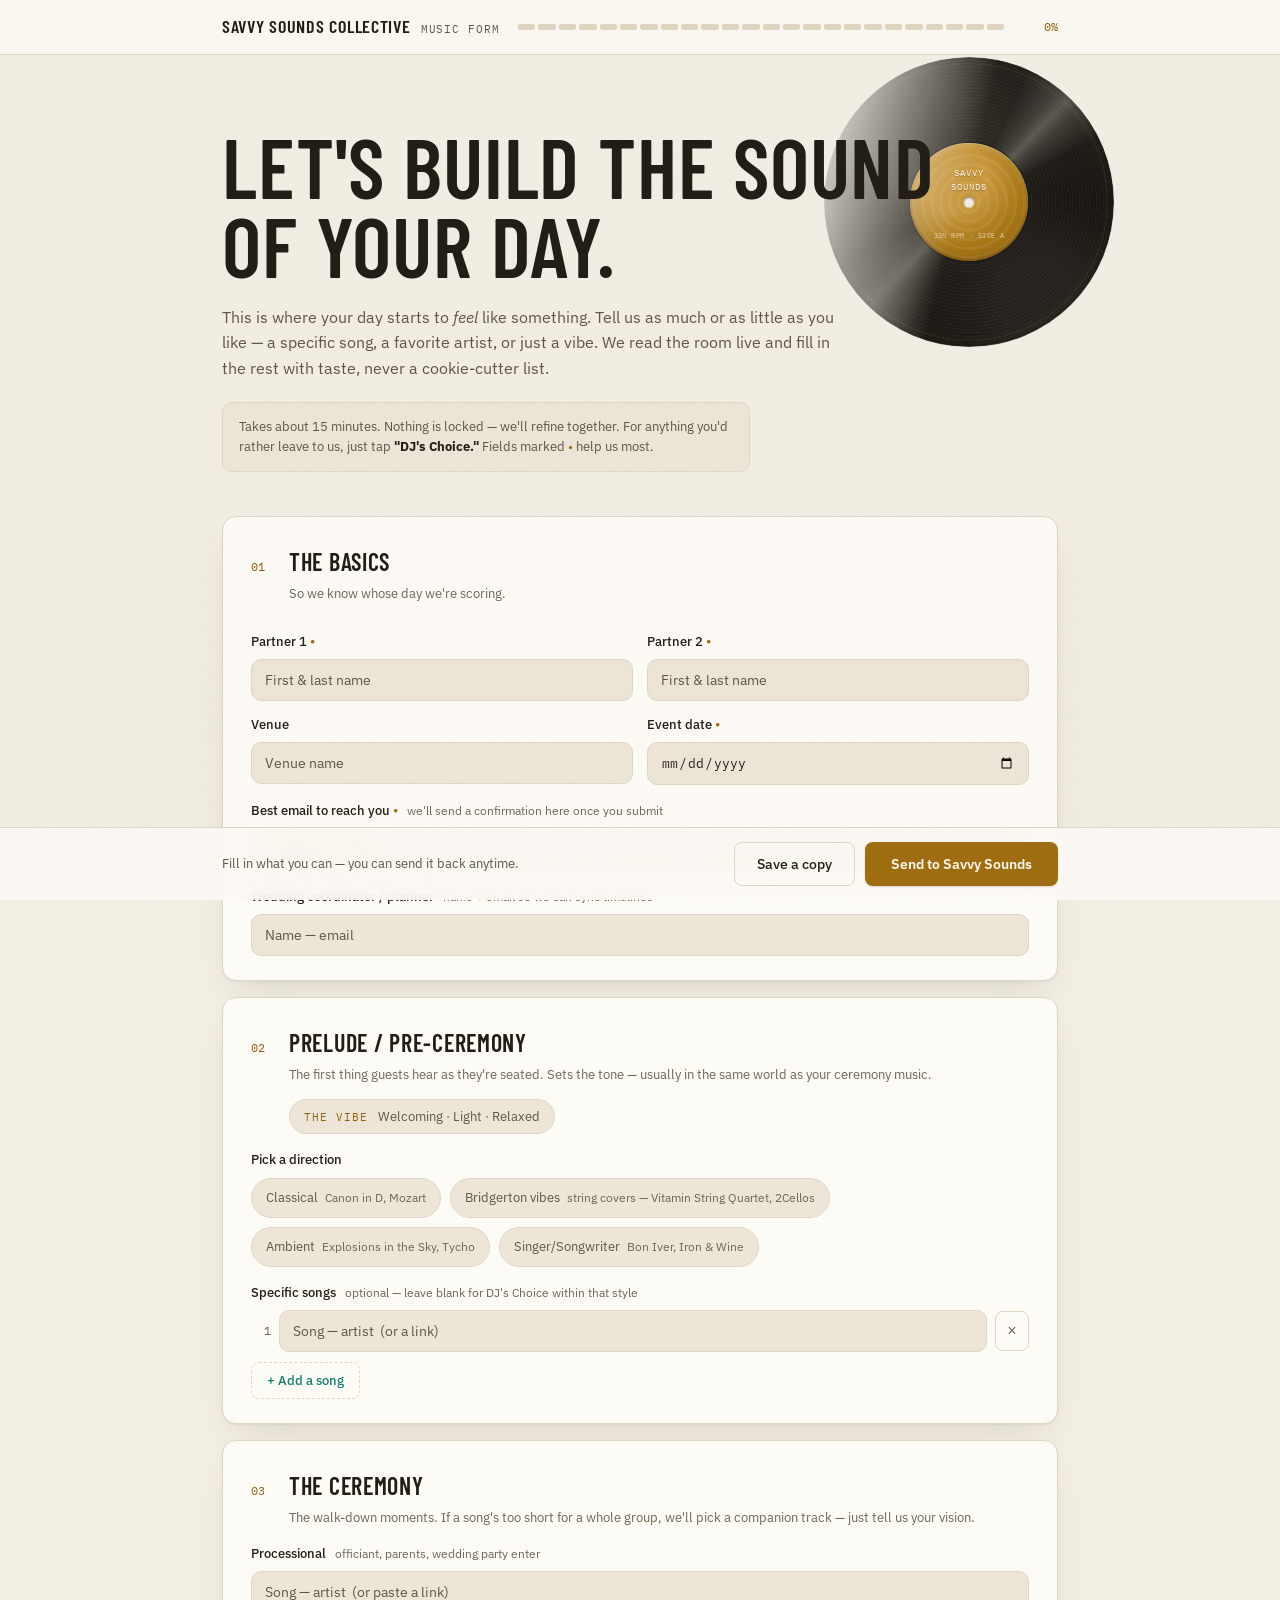
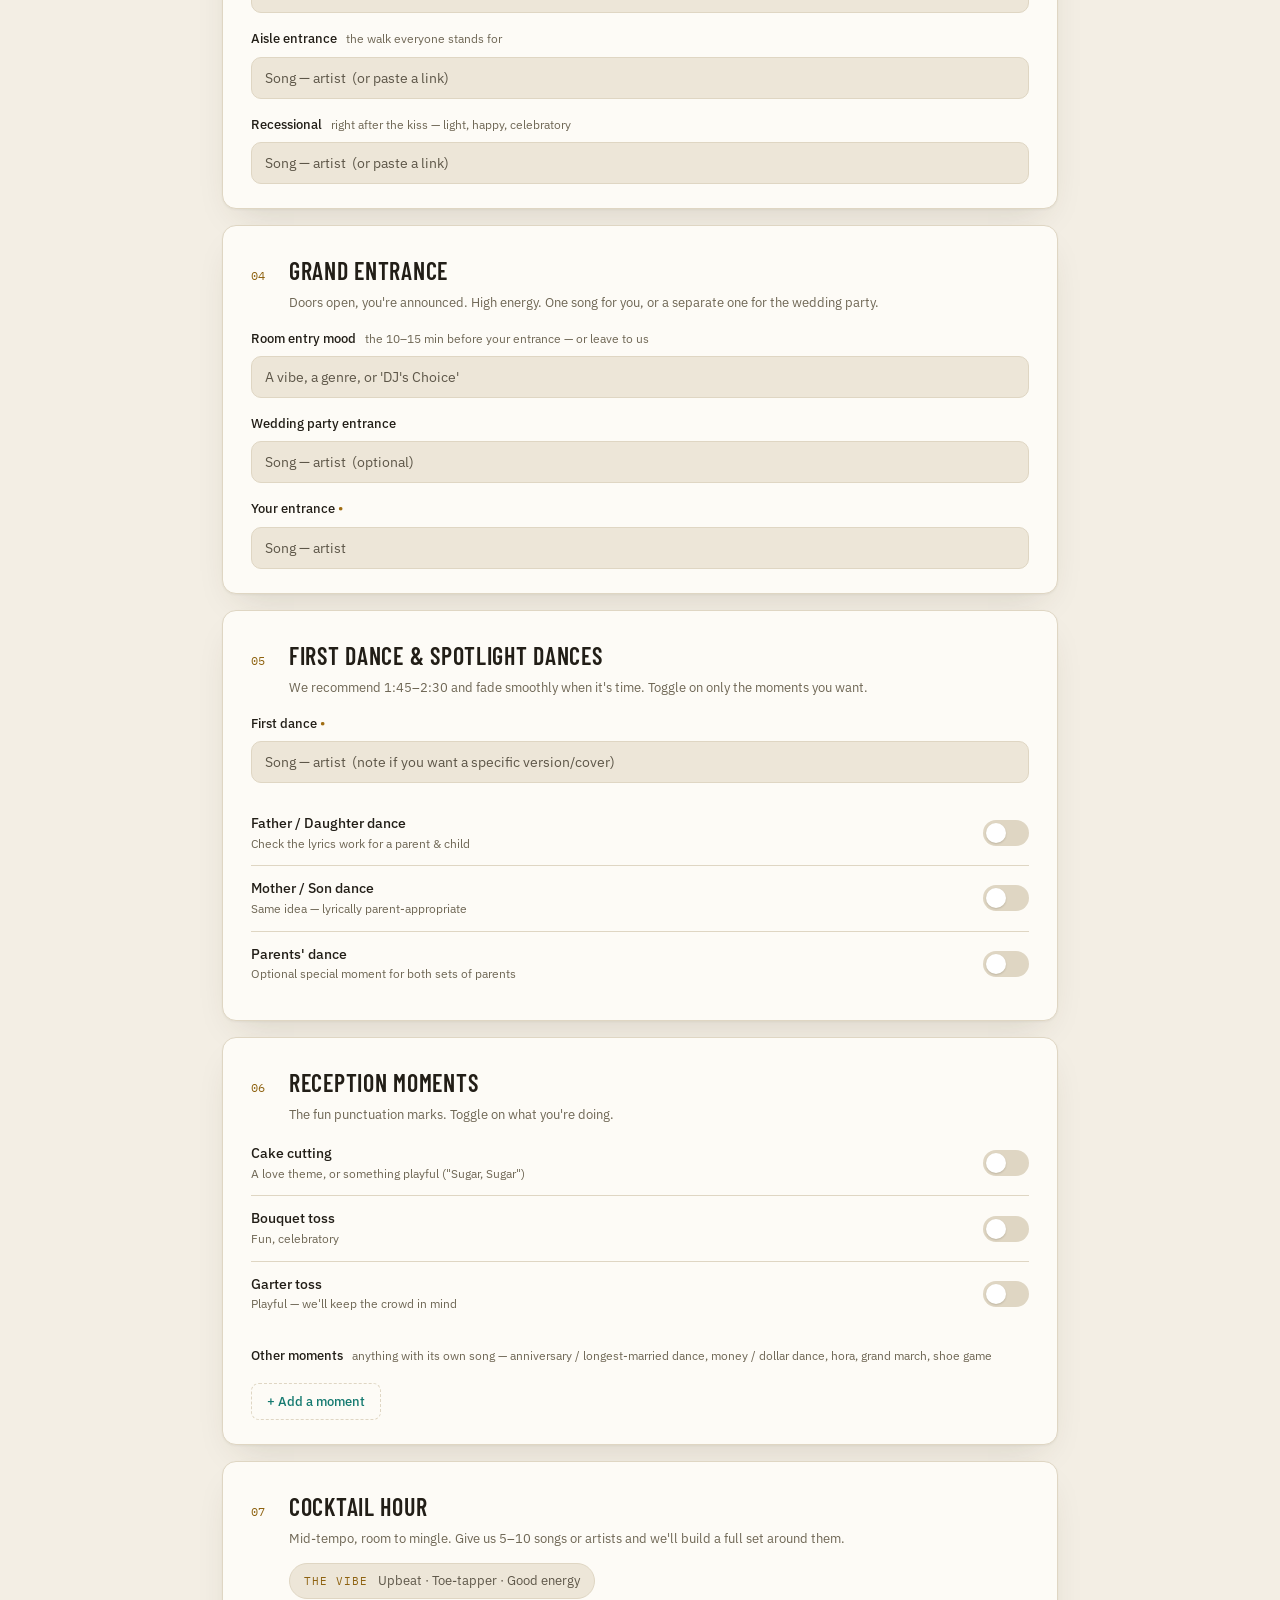
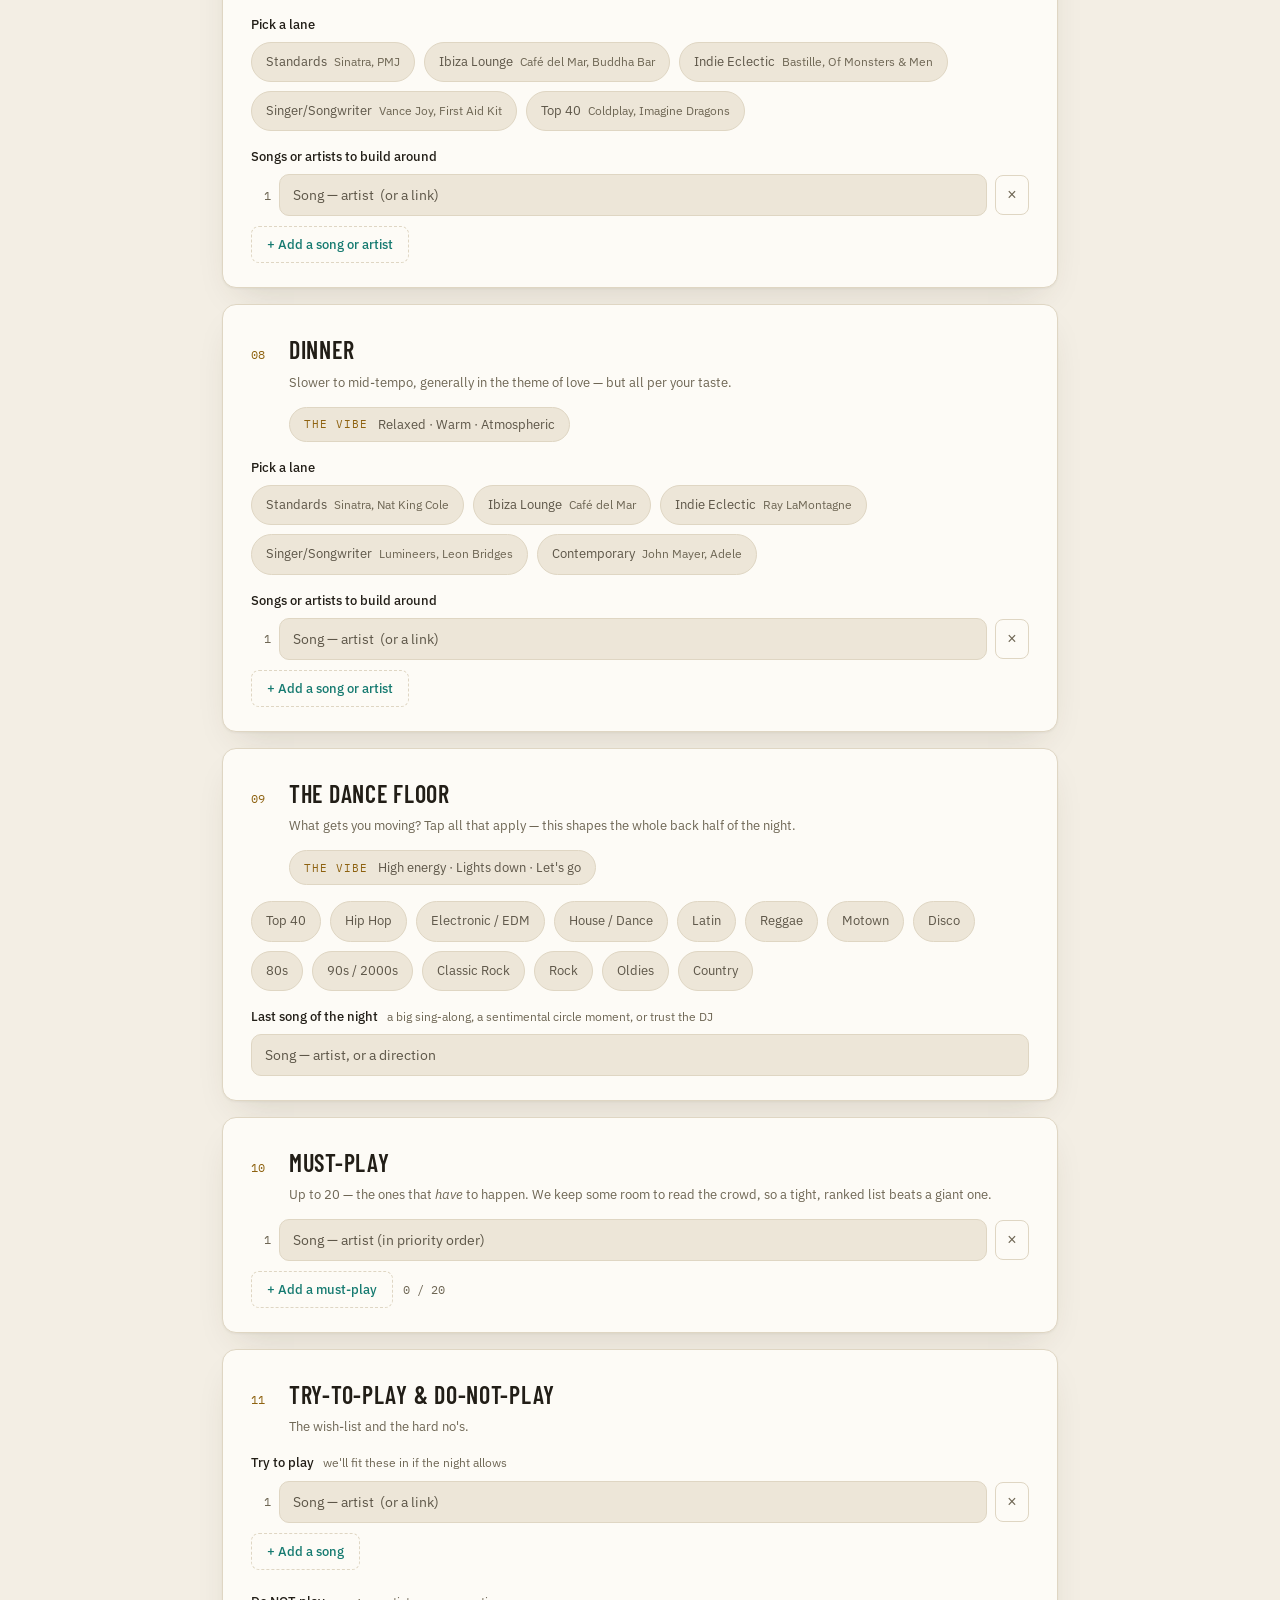
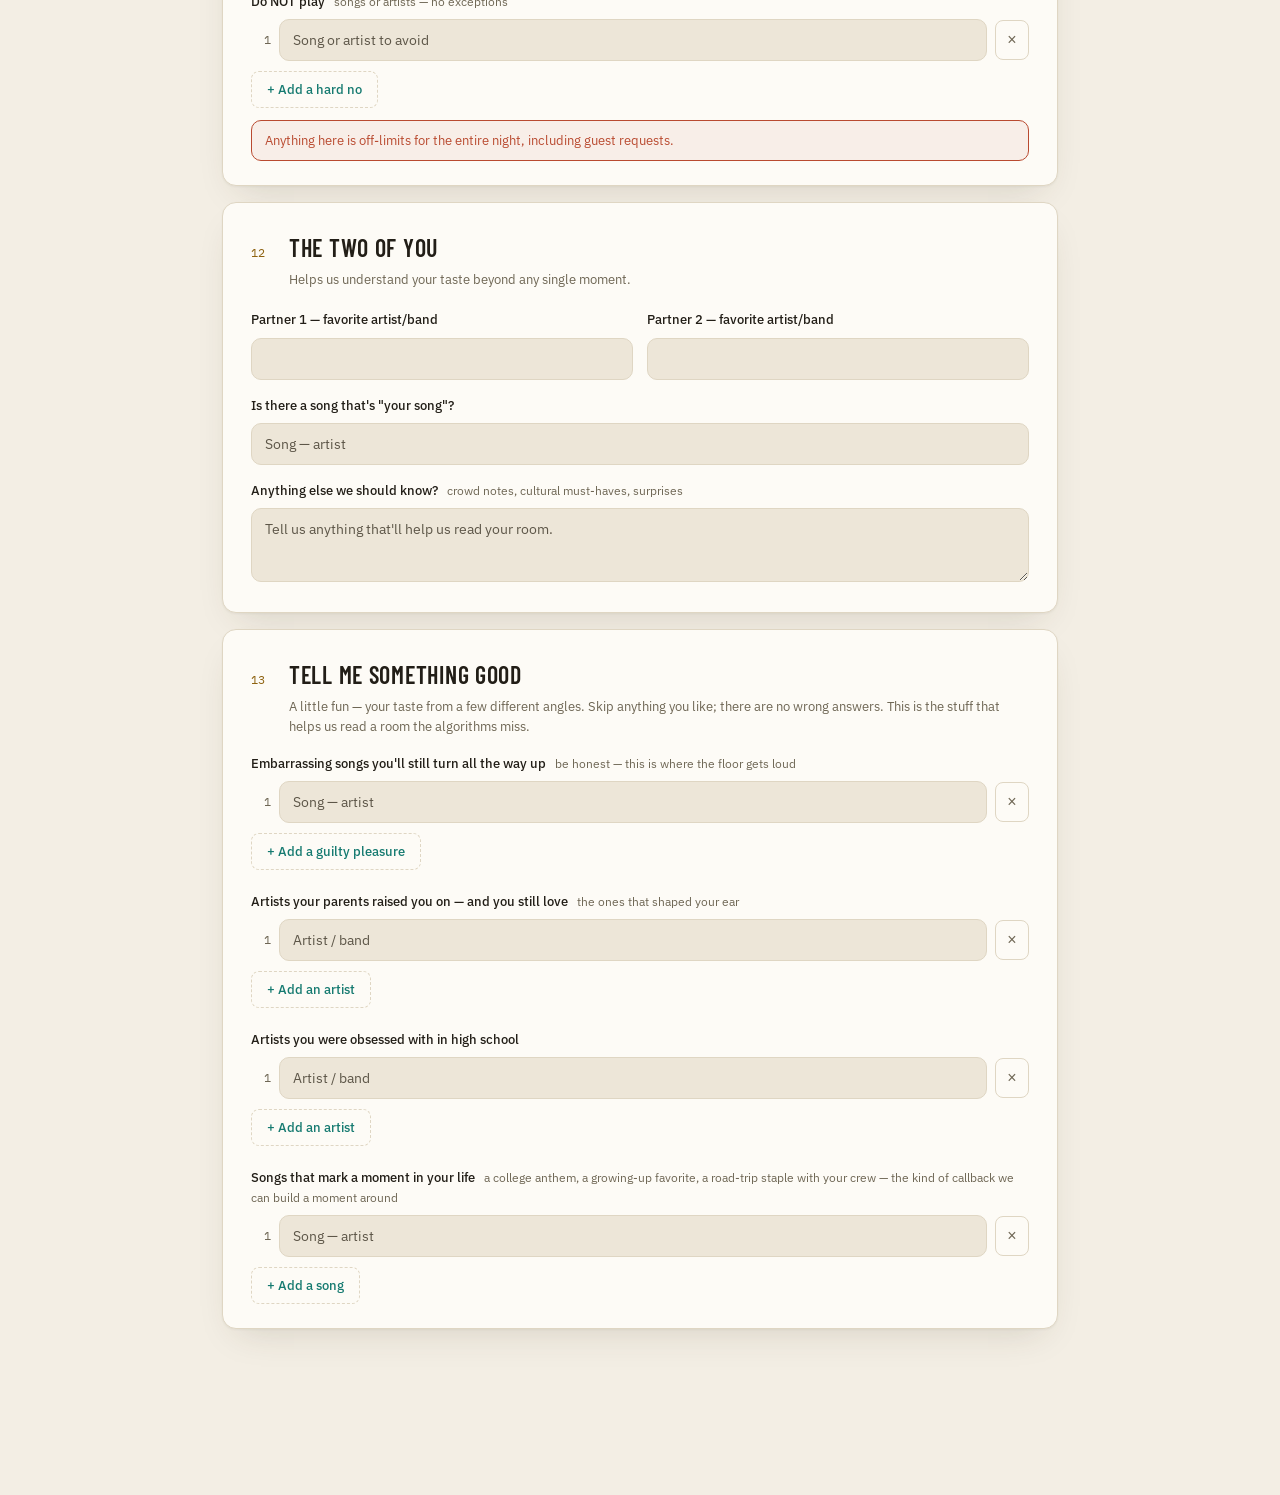
<file: index.html>
<!DOCTYPE html>
<html lang="en">
<head>
<meta charset="UTF-8" />
<meta name="robots" content="noindex, nofollow">
<meta name="viewport" content="width=device-width, initial-scale=1.0" />
<title>Savvy Sounds Collective — Wedding Music Form</title>
<link rel="preconnect" href="https://fonts.googleapis.com" />
<link rel="preconnect" href="https://fonts.gstatic.com" crossorigin />
<link href="https://fonts.googleapis.com/css2?family=Barlow+Condensed:wght@500;600;700&family=IBM+Plex+Sans:wght@400;500;600&family=IBM+Plex+Mono:wght@400;500&display=swap" rel="stylesheet" />
<style>
  :root{
    --surface-base:#F3EEE4; --surface-raised:#FDFBF6; --surface-sunken:#EDE6D8; --surface-line:#DFD6C3;
    --ink-primary:#221E17; --ink-secondary:#5D5648; --ink-tertiary:#6E6654; --ink-on-mark:#FFF9EE;
    --action-mark:#A06D12; --action-mark-small:#8E6210; --action-signal:#157A70; --action-stop:#B94A30;
    --conf-low-wash:rgba(185,74,48,.07);
    --lift-card:0 1px 2px rgba(60,50,30,.05),0 16px 36px -16px rgba(60,50,30,.18);
    --lift-control:0 1px 2px rgba(60,50,30,.2);
    --font-display:'Barlow Condensed','Oswald','Arial Narrow',sans-serif;
    --font-text:'IBM Plex Sans',-apple-system,BlinkMacSystemFont,'Segoe UI',sans-serif;
    --font-data:'IBM Plex Mono',ui-monospace,'SF Mono',Menlo,monospace;
    --radius-card:14px; --radius-well:10px; --radius-control:8px; --radius-pill:999px;
    --ease-out:cubic-bezier(0.16,1,0.3,1);
  }
  *{box-sizing:border-box;}
  html{scroll-behavior:smooth;}
  body{
    margin:0; background:var(--surface-base); color:var(--ink-primary); color-scheme:light;
    font-family:var(--font-text); font-size:15px; line-height:1.55; -webkit-font-smoothing:antialiased;
  }
  body::before{
    content:""; position:fixed; inset:0; z-index:99; pointer-events:none; opacity:.05; mix-blend-mode:multiply;
    background-image:url("data:image/svg+xml;utf8,<svg xmlns='http://www.w3.org/2000/svg' width='160' height='160'><filter id='n'><feTurbulence type='fractalNoise' baseFrequency='0.9' numOctaves='2'/></filter><rect width='160' height='160' filter='url(%23n)'/></svg>");
  }
  a{color:var(--action-mark); text-decoration-thickness:1px; text-underline-offset:3px;}
  a:hover{color:var(--ink-primary);}
  .tnum{font-variant-numeric:tabular-nums;}
  @keyframes spin{to{transform:rotate(360deg)}}
  @keyframes rise{from{opacity:0;transform:translateY(14px)}to{opacity:1;transform:none}}
  .rise{animation:rise .7s var(--ease-out) both;}
  .rise-1{animation-delay:.1s;} .rise-2{animation-delay:.2s;}
  [role="button"]:focus-visible,[role="switch"]:focus-visible{outline:2px solid var(--action-signal); outline-offset:2px;}
  button:focus-visible,input:focus-visible,textarea:focus-visible{outline:2px solid var(--action-signal); outline-offset:1px;}

  /* ---------- sticky progress header ---------- */
  .topbar{position:sticky; top:0; z-index:40; background:rgba(253,251,246,.82); backdrop-filter:blur(10px); -webkit-backdrop-filter:blur(10px); border-bottom:1px solid var(--surface-line);}
  .topbar-inner{max-width:880px; margin:0 auto; padding:13px 22px; display:flex; align-items:center; gap:18px;}
  .wordmark{display:flex; align-items:baseline; gap:10px; white-space:nowrap;}
  .wordmark .brand{font-family:var(--font-display); font-weight:600; font-size:18px; letter-spacing:.04em; text-transform:uppercase; color:var(--ink-primary);}
  .wordmark .tag{font-family:var(--font-data); font-size:10.5px; letter-spacing:.09em; color:var(--ink-secondary);}
  .meter{flex:1; display:flex; gap:3px; align-items:center;}
  .meter i{flex:1; height:6px; border-radius:2px; background:var(--surface-line); transition:background .3s var(--ease-out); display:block;}
  .meter i.lit{background:var(--action-mark);}
  .pct{font-family:var(--font-data); font-size:11.5px; letter-spacing:.02em; color:var(--action-mark-small); min-width:36px; text-align:right;}
  @media(max-width:560px){ .wordmark .tag{display:none;} .wordmark .brand{font-size:16px;} .topbar-inner{gap:12px;} }

  /* ---------- hero ---------- */
  .hero{max-width:880px; margin:0 auto; padding:72px 22px 20px; position:relative;}
  .hero h1{font-family:var(--font-display); font-weight:600; font-size:clamp(46px,7.5vw,84px); line-height:.94; letter-spacing:.01em; text-transform:uppercase; margin:0 0 20px; color:var(--ink-primary); position:relative; z-index:1;}
  .hero p{font-size:16px; line-height:1.6; color:var(--ink-secondary); max-width:62ch; margin:0; position:relative; z-index:1;}
  .hero .note{margin-top:20px; padding:14px 16px; background:var(--surface-sunken); border:1px solid var(--surface-line); border-radius:var(--radius-well); font-size:13px; line-height:1.55; color:var(--ink-secondary); max-width:66ch; position:relative; z-index:1;}
  .hero .note strong{color:var(--ink-primary);}
  .req{color:var(--action-mark);}

  /* ---------- vinyl record ornament ---------- */
  .platter{
    position:absolute; top:2px; right:-34px; width:290px; height:290px; border-radius:50%;
    -webkit-mask-image:linear-gradient(105deg, transparent 0%, rgba(0,0,0,.55) 26%, black 48%);
    mask-image:linear-gradient(105deg, transparent 0%, rgba(0,0,0,.55) 26%, black 48%);
    background:
      radial-gradient(circle at 50% 50%, #14110D 0 15.5%, #1A1712 15.5% 16.4%, #21201C 16.4% 17%, #14110D 17% 18.2%, transparent 18.2%),
      repeating-radial-gradient(circle at 50% 50%, #191612 0 1.2px, #221F1A 1.2px 2.1px, #1B1813 2.1px 3.4px),
      #16130F;
    box-shadow:0 34px 64px -26px rgba(50,38,16,.5), 0 6px 18px -8px rgba(50,38,16,.35), inset 0 0 0 1px rgba(255,252,240,.06);
    animation:rise .9s var(--ease-out) both;
  }
  .platter > div{position:absolute; inset:0; border-radius:50%;}
  .platter .rings{background:radial-gradient(circle at 50% 50%, transparent 0 66%, rgba(30,26,20,.9) 66% 67.2%, rgba(48,43,35,.55) 67.2% 68%, transparent 68% 79%, rgba(30,26,20,.9) 79% 80.1%, rgba(48,43,35,.55) 80.1% 80.8%, transparent 80.8% 95.4%, rgba(14,12,9,.9) 95.4% 96.6%, rgba(90,82,66,.5) 96.6% 97.4%, rgba(10,9,7,1) 97.4% 100%);}
  .platter .sheen{background:conic-gradient(from 0deg, rgba(255,252,240,0) 0deg, rgba(255,252,240,.02) 24deg, rgba(255,252,240,.16) 38deg, rgba(255,246,220,.28) 44deg, rgba(255,252,240,.16) 50deg, rgba(255,252,240,.02) 64deg, rgba(255,252,240,0) 88deg, rgba(255,252,240,0) 180deg, rgba(255,252,240,.02) 204deg, rgba(255,252,240,.13) 218deg, rgba(255,246,220,.22) 224deg, rgba(255,252,240,.13) 230deg, rgba(255,252,240,.02) 244deg, rgba(255,252,240,0) 268deg); animation:spin 26s linear infinite;}
  .platter .glow{background:radial-gradient(circle at 32% 24%, rgba(255,250,235,.1) 0 18%, rgba(255,250,235,.03) 34%, transparent 55%), radial-gradient(circle at 72% 82%, rgba(255,250,235,.05) 0 12%, transparent 34%);}
  .platter .lip{background:radial-gradient(circle at 50% 50%, transparent 0 15.8%, rgba(0,0,0,.35) 16.1% 16.7%, transparent 17.4%);}
  .platter .label{
    inset:auto; top:50%; left:50%; transform:translate(-50%,-50%); width:118px; height:118px;
    background:radial-gradient(circle at 38% 30%, #C8983E 0 30%, #A87716 62%, #8E6210 100%);
    box-shadow:inset 0 1px 2px rgba(255,250,230,.45), inset 0 -2px 4px rgba(70,45,5,.4), 0 0 0 1px rgba(20,16,10,.55);
  }
  .platter .label .grooves{position:absolute; inset:0; border-radius:50%; background:repeating-radial-gradient(circle at 50% 50%, rgba(255,250,230,.07) 0 3px, transparent 3px 9px);}
  .platter .label .t1{position:absolute; top:23px; left:0; right:0; text-align:center; font-family:var(--font-data); font-size:9px; letter-spacing:.1em; color:#FFF6E2; line-height:1.55; text-shadow:0 1px 1px rgba(70,45,5,.4); white-space:nowrap;}
  .platter .label .t2{position:absolute; bottom:19px; left:0; right:0; text-align:center; font-family:var(--font-data); font-size:7px; letter-spacing:.06em; color:rgba(255,246,226,.75); white-space:nowrap;}
  .platter .label .hole{position:absolute; top:50%; left:50%; transform:translate(-50%,-50%); width:11px; height:11px; border-radius:50%; background:var(--surface-base); box-shadow:inset 0 1px 2px rgba(40,30,10,.6), 0 1px 1px rgba(255,250,230,.35);}
  @media(max-width:980px){ .platter{display:none;} }

  /* ---------- layout / cards ---------- */
  .wrap{max-width:880px; margin:0 auto; padding:8px 22px 150px;}
  section.card{background:var(--surface-raised); border:1px solid var(--surface-line); border-radius:var(--radius-card); padding:26px 28px 24px; margin:16px 0; box-shadow:var(--lift-card); scroll-margin-top:80px;}
  .sec-head{display:flex; align-items:baseline; gap:12px; margin-bottom:4px;}
  .sec-num{font-family:var(--font-data); font-size:12px; color:var(--action-mark-small); min-width:26px;}
  .sec-head h2{font-family:var(--font-display); font-size:24px; font-weight:600; letter-spacing:.03em; text-transform:uppercase; margin:0;}
  .sec-desc{color:var(--ink-tertiary); font-size:13px; margin:2px 0 6px 38px;}
  .sec-desc.lead{margin-bottom:14px;}
  .mood{display:inline-flex; flex-wrap:wrap; align-items:center; gap:10px; margin:0 0 16px 38px; padding:7px 14px; background:var(--surface-sunken); border:1px solid var(--surface-line); border-radius:var(--radius-pill); font-size:12.5px; color:var(--ink-secondary);}
  .mood b{font-family:var(--font-data); font-weight:400; font-size:10.5px; letter-spacing:.09em; color:var(--action-mark-small);}
  @media(max-width:560px){ .sec-desc,.mood{margin-left:0;} section.card{padding:22px 18px 20px;} .hero h1 br{display:none;} }

  label.fld{display:block; font-weight:500; font-size:13px; margin:16px 0 7px;}
  label.fld.tight{margin-top:0;}
  .grid2 label.fld{margin-top:14px;}
  label.fld .hint{color:var(--ink-tertiary); font-weight:400; font-size:12px; margin-left:6px;}
  input[type=text], input[type=email], input[type=date], textarea{
    width:100%; font-family:var(--font-text); font-size:14px; color:var(--ink-primary); background:var(--surface-sunken);
    border:1px solid var(--surface-line); border-radius:var(--radius-well); padding:11px 13px; transition:border-color .15s;
  }
  input[type=date]{font-family:var(--font-data); font-size:13px;}
  input:focus, textarea:focus{outline:none; border-color:var(--action-signal);}
  input::placeholder, textarea::placeholder{color:var(--ink-secondary); opacity:1;}
  textarea{resize:vertical; min-height:74px;}
  .grid2{display:grid; grid-template-columns:repeat(auto-fit,minmax(300px,1fr)); gap:0 14px;}
  @media(max-width:360px){ .grid2{grid-template-columns:1fr;} }

  /* ---------- chips ---------- */
  .chips{display:flex; flex-wrap:wrap; gap:9px;}
  .chip{cursor:pointer; user-select:none; display:inline-flex; align-items:baseline; gap:7px; padding:9px 14px; border-radius:var(--radius-pill); font-size:13px; transition:all .15s; background:var(--surface-sunken); border:1px solid var(--surface-line); color:var(--ink-secondary);}
  .chip:hover{border-color:var(--action-signal);}
  .chip .ex{font-size:11.5px; color:var(--ink-tertiary);}
  .chip[aria-pressed="true"]{background:var(--action-mark); border-color:var(--action-mark); color:var(--ink-on-mark);}
  .chip[aria-pressed="true"] .ex{color:rgba(255,249,238,.75);}

  /* ---------- song rows ---------- */
  .songs{display:flex; flex-direction:column; gap:8px;}
  .song-row{display:flex; gap:8px; align-items:center;}
  .song-row .idx{font-family:var(--font-data); color:var(--ink-tertiary); font-size:11.5px; min-width:20px; text-align:right;}
  .song-row input{flex:1;}
  .songs[data-songs="doNotPlay"] input:focus{border-color:var(--action-stop);}
  .rm{border:1px solid var(--surface-line); background:transparent; color:var(--ink-tertiary); width:34px; height:40px; border-radius:var(--radius-control); cursor:pointer; font-size:16px; line-height:1; flex:none; transition:all .15s;}
  .rm:hover{color:var(--action-stop); border-color:var(--action-stop);}
  .add{margin-top:10px; border:1px dashed var(--surface-line); background:transparent; color:var(--action-signal); padding:9px 15px; border-radius:var(--radius-control); cursor:pointer; font-family:var(--font-text); font-size:13px; font-weight:500; transition:border-color .15s;}
  .add:hover{border-color:var(--action-signal);}
  .add-line{display:flex; align-items:center; gap:10px; margin-top:10px;}
  .add-line .add{margin-top:0;}
  .counter{font-family:var(--font-data); color:var(--ink-tertiary); font-size:11.5px;}

  /* ---------- custom moments ---------- */
  .moment-row{display:flex; gap:8px; align-items:center; flex-wrap:wrap;}
  .moment-row .m-name{flex:1 1 36%; min-width:180px;}
  .moment-row .m-song{flex:2 1 50%; min-width:200px;}

  /* ---------- toggles ---------- */
  .toggle-line{display:flex; align-items:center; justify-content:space-between; gap:14px; padding:12px 0; border-top:1px solid var(--surface-line);}
  .toggle-line.first{border-top:none;}
  .toggle-line .t-label{font-size:14px; font-weight:500;}
  .toggle-line .t-sub{color:var(--ink-tertiary); font-size:12px;}
  .sw{width:46px; height:26px; border-radius:var(--radius-pill); background:var(--surface-line); cursor:pointer; position:relative; flex:none; transition:background .18s var(--ease-out);}
  .sw::before{content:""; position:absolute; top:3px; left:3px; width:20px; height:20px; border-radius:50%; background:#FFFFFF; transition:left .18s var(--ease-out); box-shadow:var(--lift-control);}
  .sw[aria-checked="true"]{background:var(--action-mark);}
  .sw[aria-checked="true"]::before{left:23px;}
  .reveal{overflow:hidden; max-height:0; transition:max-height .3s var(--ease-out);}
  .reveal.open{max-height:180px;}
  .reveal .pair{display:grid; grid-template-columns:repeat(auto-fit,minmax(220px,1fr)); gap:14px; margin:4px 0 12px;}
  .reveal > input{margin:4px 0 12px;}
  .danger-note{background:var(--conf-low-wash); border:1px solid var(--action-stop); color:var(--action-stop); border-radius:var(--radius-well); padding:10px 13px; font-size:12.5px; margin-top:12px;}

  /* ---------- footer bar ---------- */
  .footer-bar{position:fixed; bottom:0; left:0; right:0; z-index:45; background:rgba(253,251,246,.88); backdrop-filter:blur(10px); -webkit-backdrop-filter:blur(10px); border-top:1px solid var(--surface-line);}
  .footer-inner{max-width:880px; margin:0 auto; padding:14px 22px; display:flex; align-items:center; gap:14px; justify-content:space-between; flex-wrap:wrap;}
  .footer-inner .status{font-size:13px; color:var(--ink-secondary);}
  .btn{font-family:var(--font-text); font-size:14px; border-radius:var(--radius-control); cursor:pointer; transition:border-color .15s, transform .1s;}
  .btn-primary{border:none; background:var(--action-mark); color:var(--ink-on-mark); font-weight:600; padding:12px 26px; box-shadow:var(--lift-control);}
  .btn-primary:hover{transform:translateY(-1px);}
  .btn-primary:disabled{opacity:.7; cursor:default; transform:none;}
  .btn-ghost{background:transparent; border:1px solid var(--surface-line); color:var(--ink-primary); font-weight:500; padding:12px 22px;}
  .btn-ghost:hover{border-color:var(--action-signal);}
  .btn-ghost.quiet{color:var(--ink-secondary);}

  /* ---------- modal ---------- */
  .overlay{position:fixed; inset:0; background:rgba(34,30,23,.4); backdrop-filter:blur(4px); -webkit-backdrop-filter:blur(4px); z-index:60; display:none; align-items:center; justify-content:center; padding:22px;}
  .overlay.open{display:flex;}
  .modal{background:var(--surface-raised); border:1px solid var(--surface-line); border-radius:var(--radius-card); max-width:640px; width:100%; max-height:88vh; overflow:auto; box-shadow:var(--lift-card); outline:none;}
  .modal-head{padding:26px 28px 8px;}
  .modal-head .eyebrow{font-family:var(--font-data); font-size:10.5px; letter-spacing:.09em; text-transform:uppercase; color:var(--action-mark-small); margin-bottom:12px;}
  .modal-head h3{font-family:var(--font-display); font-size:28px; font-weight:600; letter-spacing:.02em; text-transform:uppercase; margin:0 0 6px;}
  .modal-head p{color:var(--ink-secondary); font-size:14px; line-height:1.55; margin:0;}
  .modal-body{padding:14px 28px 26px;}
  .export-box{width:100%; min-height:220px; font-family:var(--font-data); font-size:11.5px; line-height:1.55; background:var(--surface-sunken); border:1px solid var(--surface-line); border-radius:var(--radius-well); padding:14px; color:var(--ink-secondary); resize:vertical;}
  .modal-actions{display:flex; gap:10px; flex-wrap:wrap; margin-top:14px;}
  .modal-actions .btn-primary{padding:12px 22px;}
  @media(max-width:560px){ .modal-head{padding:22px 20px 8px;} .modal-body{padding:12px 20px 22px;} }

  /* ---------- toast ---------- */
  .toast{position:fixed; bottom:96px; left:50%; z-index:80; transform:translate(-50%,20px); opacity:0; transition:all .25s var(--ease-out); pointer-events:none; background:var(--surface-raised); border:1px solid var(--surface-line); box-shadow:var(--lift-card); color:var(--ink-primary); padding:11px 20px; border-radius:var(--radius-pill); font-size:13px; white-space:nowrap;}
  .toast.show{opacity:1; transform:translate(-50%,0);}

  @media(prefers-reduced-motion:reduce){ *,*::before,*::after{animation:none!important; transition:none!important;} }
</style>
</head>
<body>
  <div class="topbar">
    <div class="topbar-inner">
      <div class="wordmark"><span class="brand">Savvy Sounds Collective</span><span class="tag">MUSIC FORM</span></div>
      <div class="meter" id="meter" role="progressbar" aria-valuemin="0" aria-valuemax="100" aria-valuenow="0" aria-label="Form completion"></div>
      <div class="pct tnum" id="progPct">0%</div>
    </div>
  </div>

  <header class="hero">
    <div class="platter" aria-hidden="true">
      <div class="rings"></div>
      <div class="sheen"></div>
      <div class="glow"></div>
      <div class="lip"></div>
      <div class="label">
        <div class="grooves"></div>
        <div class="t1">SAVVY<br>SOUNDS</div>
        <div class="t2">33⅓ RPM · SIDE A</div>
        <div class="hole"></div>
      </div>
    </div>
    <h1 class="rise">Let's build the sound<br> of your day.</h1>
    <p class="rise rise-1">This is where your day starts to <em>feel</em> like something. Tell us as much or as little as you like — a specific song, a favorite artist, or just a vibe. We read the room live and fill in the rest with taste, never a cookie-cutter list.</p>
    <div class="note rise rise-2">Takes about 15 minutes. Nothing is locked — we'll refine together. For anything you'd rather leave to us, just tap <strong>"DJ's Choice."</strong> Fields marked <span class="req" aria-hidden="true">•</span> help us most.</div>
  </header>

  <main class="wrap" id="form">

    <section class="card">
      <div class="sec-head"><span class="sec-num">01</span><h2>The Basics</h2></div>
      <div class="sec-desc lead">So we know whose day we're scoring.</div>
      <div class="grid2">
        <div><label class="fld" for="f-partner1">Partner 1 <span class="req" aria-hidden="true">•</span></label><input type="text" id="f-partner1" aria-required="true" data-key="partner1" placeholder="First & last name"></div>
        <div><label class="fld" for="f-partner2">Partner 2 <span class="req" aria-hidden="true">•</span></label><input type="text" id="f-partner2" aria-required="true" data-key="partner2" placeholder="First & last name"></div>
        <div><label class="fld" for="f-venue">Venue</label><input type="text" id="f-venue" data-key="venue" placeholder="Venue name"></div>
        <div><label class="fld" for="f-date">Event date <span class="req" aria-hidden="true">•</span></label><input type="date" id="f-date" aria-required="true" data-key="date"></div>
      </div>
      <label class="fld" for="f-email">Best email to reach you <span class="req" aria-hidden="true">•</span> <span class="hint">we'll send a confirmation here once you submit</span></label>
      <input type="email" id="f-email" aria-required="true" data-key="email" placeholder="you@email.com" autocomplete="email">
      <label class="fld" for="f-coordinator">Wedding coordinator / planner <span class="hint">name + email so we can sync timelines</span></label>
      <input type="text" id="f-coordinator" data-key="coordinator" placeholder="Name — email">
    </section>

    <section class="card">
      <div class="sec-head"><span class="sec-num">02</span><h2>Prelude / Pre-Ceremony</h2></div>
      <div class="sec-desc lead">The first thing guests hear as they're seated. Sets the tone — usually in the same world as your ceremony music.</div>
      <div class="mood"><b>THE VIBE</b> Welcoming · Light · Relaxed</div>
      <label class="fld tight">Pick a direction</label>
      <div class="chips" data-single="preludeVibe">
        <span class="chip" role="button" tabindex="0" aria-pressed="false" data-val="Classical">Classical <span class="ex">Canon in D, Mozart</span></span>
        <span class="chip" role="button" tabindex="0" aria-pressed="false" data-val="Bridgerton vibes">Bridgerton vibes <span class="ex">string covers — Vitamin String Quartet, 2Cellos</span></span>
        <span class="chip" role="button" tabindex="0" aria-pressed="false" data-val="Ambient">Ambient <span class="ex">Explosions in the Sky, Tycho</span></span>
        <span class="chip" role="button" tabindex="0" aria-pressed="false" data-val="Singer/Songwriter">Singer/Songwriter <span class="ex">Bon Iver, Iron & Wine</span></span>
      </div>
      <label class="fld">Specific songs <span class="hint">optional — leave blank for DJ's Choice within that style</span></label>
      <div class="songs" data-songs="prelude" data-label="Prelude song"></div>
      <button type="button" class="add" data-add="prelude">+ Add a song</button>
    </section>

    <section class="card">
      <div class="sec-head"><span class="sec-num">03</span><h2>The Ceremony</h2></div>
      <div class="sec-desc">The walk-down moments. If a song's too short for a whole group, we'll pick a companion track — just tell us your vision.</div>
      <label class="fld" for="f-processional">Processional <span class="hint">officiant, parents, wedding party enter</span></label>
      <input type="text" id="f-processional" data-key="processional" placeholder="Song — artist  (or paste a link)">
      <label class="fld" for="f-brideMarch">Aisle entrance <span class="hint">the walk everyone stands for</span></label>
      <input type="text" id="f-brideMarch" data-key="brideMarch" placeholder="Song — artist  (or paste a link)">
      <label class="fld" for="f-recessional">Recessional <span class="hint">right after the kiss — light, happy, celebratory</span></label>
      <input type="text" id="f-recessional" data-key="recessional" placeholder="Song — artist  (or paste a link)">
    </section>

    <section class="card">
      <div class="sec-head"><span class="sec-num">04</span><h2>Grand Entrance</h2></div>
      <div class="sec-desc">Doors open, you're announced. High energy. One song for you, or a separate one for the wedding party.</div>
      <label class="fld" for="f-roomEntry">Room entry mood <span class="hint">the 10–15 min before your entrance — or leave to us</span></label>
      <input type="text" id="f-roomEntry" data-key="roomEntry" placeholder="A vibe, a genre, or 'DJ's Choice'">
      <label class="fld" for="f-partyEntrance">Wedding party entrance</label>
      <input type="text" id="f-partyEntrance" data-key="partyEntrance" placeholder="Song — artist  (optional)">
      <label class="fld" for="f-grandEntrance">Your entrance <span class="req" aria-hidden="true">•</span></label>
      <input type="text" id="f-grandEntrance" aria-required="true" data-key="grandEntrance" placeholder="Song — artist">
    </section>

    <section class="card">
      <div class="sec-head"><span class="sec-num">05</span><h2>First Dance &amp; Spotlight Dances</h2></div>
      <div class="sec-desc">We recommend 1:45–2:30 and fade smoothly when it's time. Toggle on only the moments you want.</div>
      <label class="fld" for="f-firstDance">First dance <span class="req" aria-hidden="true">•</span></label>
      <input type="text" id="f-firstDance" aria-required="true" data-key="firstDance" placeholder="Song — artist  (note if you want a specific version/cover)">

      <div style="margin-top:18px">
        <div class="toggle-line first">
          <div><div class="t-label">Father / Daughter dance</div><div class="t-sub">Check the lyrics work for a parent &amp; child</div></div>
          <div class="sw" role="switch" tabindex="0" aria-checked="false" aria-label="Father / Daughter dance" data-toggle="fatherDaughter"></div>
        </div>
        <div class="reveal" data-reveal="fatherDaughter"><div class="pair"><input type="text" data-key="fatherDaughterName" aria-label="Father's name" placeholder="Father's name"><input type="text" data-key="fatherDaughterSong" aria-label="Father / Daughter dance song" placeholder="Song — artist"></div></div>

        <div class="toggle-line">
          <div><div class="t-label">Mother / Son dance</div><div class="t-sub">Same idea — lyrically parent-appropriate</div></div>
          <div class="sw" role="switch" tabindex="0" aria-checked="false" aria-label="Mother / Son dance" data-toggle="motherSon"></div>
        </div>
        <div class="reveal" data-reveal="motherSon"><div class="pair"><input type="text" data-key="motherSonName" aria-label="Mother's name" placeholder="Mother's name"><input type="text" data-key="motherSonSong" aria-label="Mother / Son dance song" placeholder="Song — artist"></div></div>

        <div class="toggle-line">
          <div><div class="t-label">Parents' dance</div><div class="t-sub">Optional special moment for both sets of parents</div></div>
          <div class="sw" role="switch" tabindex="0" aria-checked="false" aria-label="Parents' dance" data-toggle="parentsDance"></div>
        </div>
        <div class="reveal" data-reveal="parentsDance"><div class="pair"><input type="text" data-key="parentsDanceName" aria-label="Parent name(s)" placeholder="Parent name(s)"><input type="text" data-key="parentsDanceSong" aria-label="Parents' dance song" placeholder="Song — artist"></div></div>
      </div>
    </section>

    <section class="card">
      <div class="sec-head"><span class="sec-num">06</span><h2>Reception Moments</h2></div>
      <div class="sec-desc">The fun punctuation marks. Toggle on what you're doing.</div>
      <div class="toggle-line first">
        <div><div class="t-label">Cake cutting</div><div class="t-sub">A love theme, or something playful ("Sugar, Sugar")</div></div>
        <div class="sw" role="switch" tabindex="0" aria-checked="false" aria-label="Cake cutting" data-toggle="cake"></div>
      </div>
      <div class="reveal" data-reveal="cake"><input type="text" data-key="cakeSong" aria-label="Cake cutting song" placeholder="Song — artist"></div>
      <div class="toggle-line">
        <div><div class="t-label">Bouquet toss</div><div class="t-sub">Fun, celebratory</div></div>
        <div class="sw" role="switch" tabindex="0" aria-checked="false" aria-label="Bouquet toss" data-toggle="bouquet"></div>
      </div>
      <div class="reveal" data-reveal="bouquet"><input type="text" data-key="bouquetSong" aria-label="Bouquet toss song" placeholder="Song — artist"></div>
      <div class="toggle-line">
        <div><div class="t-label">Garter toss</div><div class="t-sub">Playful — we'll keep the crowd in mind</div></div>
        <div class="sw" role="switch" tabindex="0" aria-checked="false" aria-label="Garter toss" data-toggle="garter"></div>
      </div>
      <div class="reveal" data-reveal="garter"><input type="text" data-key="garterSong" aria-label="Garter toss song" placeholder="Song — artist"></div>
      <label class="fld" style="margin-top:20px">Other moments <span class="hint">anything with its own song — anniversary / longest-married dance, money / dollar dance, hora, grand march, shoe game</span></label>
      <div class="songs" id="customMoments"></div>
      <button type="button" class="add" id="addMoment">+ Add a moment</button>
    </section>

    <section class="card">
      <div class="sec-head"><span class="sec-num">07</span><h2>Cocktail Hour</h2></div>
      <div class="sec-desc lead">Mid-tempo, room to mingle. Give us 5–10 songs or artists and we'll build a full set around them.</div>
      <div class="mood"><b>THE VIBE</b> Upbeat · Toe-tapper · Good energy</div>
      <label class="fld tight">Pick a lane</label>
      <div class="chips" data-single="cocktailVibe">
        <span class="chip" role="button" tabindex="0" aria-pressed="false" data-val="Standards">Standards <span class="ex">Sinatra, PMJ</span></span>
        <span class="chip" role="button" tabindex="0" aria-pressed="false" data-val="Ibiza Lounge">Ibiza Lounge <span class="ex">Café del Mar, Buddha Bar</span></span>
        <span class="chip" role="button" tabindex="0" aria-pressed="false" data-val="Indie Eclectic">Indie Eclectic <span class="ex">Bastille, Of Monsters &amp; Men</span></span>
        <span class="chip" role="button" tabindex="0" aria-pressed="false" data-val="Singer/Songwriter">Singer/Songwriter <span class="ex">Vance Joy, First Aid Kit</span></span>
        <span class="chip" role="button" tabindex="0" aria-pressed="false" data-val="Top 40">Top 40 <span class="ex">Coldplay, Imagine Dragons</span></span>
      </div>
      <label class="fld">Songs or artists to build around</label>
      <div class="songs" data-songs="cocktail" data-label="Cocktail song or artist"></div>
      <button type="button" class="add" data-add="cocktail">+ Add a song or artist</button>
    </section>

    <section class="card">
      <div class="sec-head"><span class="sec-num">08</span><h2>Dinner</h2></div>
      <div class="sec-desc lead">Slower to mid-tempo, generally in the theme of love — but all per your taste.</div>
      <div class="mood"><b>THE VIBE</b> Relaxed · Warm · Atmospheric</div>
      <label class="fld tight">Pick a lane</label>
      <div class="chips" data-single="dinnerVibe">
        <span class="chip" role="button" tabindex="0" aria-pressed="false" data-val="Standards">Standards <span class="ex">Sinatra, Nat King Cole</span></span>
        <span class="chip" role="button" tabindex="0" aria-pressed="false" data-val="Ibiza Lounge">Ibiza Lounge <span class="ex">Café del Mar</span></span>
        <span class="chip" role="button" tabindex="0" aria-pressed="false" data-val="Indie Eclectic">Indie Eclectic <span class="ex">Ray LaMontagne</span></span>
        <span class="chip" role="button" tabindex="0" aria-pressed="false" data-val="Singer/Songwriter">Singer/Songwriter <span class="ex">Lumineers, Leon Bridges</span></span>
        <span class="chip" role="button" tabindex="0" aria-pressed="false" data-val="Contemporary">Contemporary <span class="ex">John Mayer, Adele</span></span>
      </div>
      <label class="fld">Songs or artists to build around</label>
      <div class="songs" data-songs="dinner" data-label="Dinner song or artist"></div>
      <button type="button" class="add" data-add="dinner">+ Add a song or artist</button>
    </section>

    <section class="card">
      <div class="sec-head"><span class="sec-num">09</span><h2>The Dance Floor</h2></div>
      <div class="sec-desc lead">What gets you moving? Tap all that apply — this shapes the whole back half of the night.</div>
      <div class="mood"><b>THE VIBE</b> High energy · Lights down · Let's go</div>
      <div class="chips" data-multi="danceGenres">
        <span class="chip" role="button" tabindex="0" aria-pressed="false" data-val="Top 40">Top 40</span>
        <span class="chip" role="button" tabindex="0" aria-pressed="false" data-val="Hip Hop">Hip Hop</span>
        <span class="chip" role="button" tabindex="0" aria-pressed="false" data-val="Electronic / EDM">Electronic / EDM</span>
        <span class="chip" role="button" tabindex="0" aria-pressed="false" data-val="House / Dance">House / Dance</span>
        <span class="chip" role="button" tabindex="0" aria-pressed="false" data-val="Latin">Latin</span>
        <span class="chip" role="button" tabindex="0" aria-pressed="false" data-val="Reggae">Reggae</span>
        <span class="chip" role="button" tabindex="0" aria-pressed="false" data-val="Motown">Motown</span>
        <span class="chip" role="button" tabindex="0" aria-pressed="false" data-val="Disco">Disco</span>
        <span class="chip" role="button" tabindex="0" aria-pressed="false" data-val="80s">80s</span>
        <span class="chip" role="button" tabindex="0" aria-pressed="false" data-val="90s / 2000s">90s / 2000s</span>
        <span class="chip" role="button" tabindex="0" aria-pressed="false" data-val="Classic Rock">Classic Rock</span>
        <span class="chip" role="button" tabindex="0" aria-pressed="false" data-val="Rock">Rock</span>
        <span class="chip" role="button" tabindex="0" aria-pressed="false" data-val="Oldies">Oldies</span>
        <span class="chip" role="button" tabindex="0" aria-pressed="false" data-val="Country">Country</span>
      </div>
      <label class="fld" for="f-lastSong">Last song of the night <span class="hint">a big sing-along, a sentimental circle moment, or trust the DJ</span></label>
      <input type="text" id="f-lastSong" data-key="lastSong" placeholder="Song — artist, or a direction">
    </section>

    <section class="card">
      <div class="sec-head"><span class="sec-num">10</span><h2>Must-Play</h2></div>
      <div class="sec-desc lead">Up to <span id="mustMaxTxt">20</span> — the ones that <em>have</em> to happen. We keep some room to read the crowd, so a tight, ranked list beats a giant one.</div>
      <div class="songs" data-songs="mustPlay" data-label="Must-play song"></div>
      <div class="add-line">
        <button type="button" class="add" data-add="mustPlay">+ Add a must-play</button>
        <span class="counter tnum" id="mustCount">0 / 20</span>
      </div>
    </section>

    <section class="card">
      <div class="sec-head"><span class="sec-num">11</span><h2>Try-to-Play &amp; Do-Not-Play</h2></div>
      <div class="sec-desc">The wish-list and the hard no's.</div>
      <label class="fld">Try to play <span class="hint">we'll fit these in if the night allows</span></label>
      <div class="songs" data-songs="tryPlay" data-label="Try-to-play song"></div>
      <button type="button" class="add" data-add="tryPlay">+ Add a song</button>
      <label class="fld" style="margin-top:22px">Do NOT play <span class="hint">songs or artists — no exceptions</span></label>
      <div class="songs" data-songs="doNotPlay" data-label="Do-not-play song or artist"></div>
      <button type="button" class="add" data-add="doNotPlay">+ Add a hard no</button>
      <div class="danger-note">Anything here is off-limits for the entire night, including guest requests.</div>
    </section>

    <section class="card">
      <div class="sec-head"><span class="sec-num">12</span><h2>The Two of You</h2></div>
      <div class="sec-desc">Helps us understand your taste beyond any single moment.</div>
      <div class="grid2">
        <div><label class="fld" for="f-fav1">Partner 1 — favorite artist/band</label><input type="text" id="f-fav1" data-key="fav1"></div>
        <div><label class="fld" for="f-fav2">Partner 2 — favorite artist/band</label><input type="text" id="f-fav2" data-key="fav2"></div>
      </div>
      <label class="fld" for="f-ourSong">Is there a song that's "your song"?</label>
      <input type="text" id="f-ourSong" data-key="ourSong" placeholder="Song — artist">
      <label class="fld" for="f-notes">Anything else we should know? <span class="hint">crowd notes, cultural must-haves, surprises</span></label>
      <textarea id="f-notes" data-key="notes" placeholder="Tell us anything that'll help us read your room."></textarea>
    </section>

    <section class="card" id="tasteSection">
      <div class="sec-head"><span class="sec-num">13</span><h2>Tell Me Something Good</h2></div>
      <div class="sec-desc">A little fun — your taste from a few different angles. Skip anything you like; there are no wrong answers. This is the stuff that helps us read a room the algorithms miss.</div>

      <label class="fld">Embarrassing songs you'll still turn all the way up <span class="hint">be honest — this is where the floor gets loud</span></label>
      <div class="songs" data-songs="guiltyPleasure" data-label="Guilty pleasure song"></div>
      <button type="button" class="add" data-add="guiltyPleasure">+ Add a guilty pleasure</button>

      <label class="fld" style="margin-top:22px">Artists your parents raised you on — and you still love <span class="hint">the ones that shaped your ear</span></label>
      <div class="songs" data-songs="parentsArtists" data-label="Artist your parents raised you on"></div>
      <button type="button" class="add" data-add="parentsArtists">+ Add an artist</button>

      <label class="fld" style="margin-top:22px">Artists you were obsessed with in high school</label>
      <div class="songs" data-songs="highschoolArtists" data-label="High school artist"></div>
      <button type="button" class="add" data-add="highschoolArtists">+ Add an artist</button>

      <label class="fld" style="margin-top:22px">Songs that mark a moment in your life <span class="hint">a college anthem, a growing-up favorite, a road-trip staple with your crew — the kind of callback we can build a moment around</span></label>
      <div class="songs" data-songs="lifeSongs" data-label="Life-moment song"></div>
      <button type="button" class="add" data-add="lifeSongs">+ Add a song</button>
    </section>

  </main>

  <div class="footer-bar">
    <div class="footer-inner">
      <div class="status" id="footStatus">Fill in what you can — you can send it back anytime.</div>
      <div style="display:flex; gap:10px">
        <button type="button" class="btn btn-ghost" id="draftBtn">Save a copy</button>
        <button type="button" class="btn btn-primary" id="genBtn">Send to Savvy Sounds</button>
      </div>
    </div>
  </div>

  <div class="overlay" id="overlay">
    <div class="modal" role="dialog" aria-modal="true" tabindex="-1" aria-labelledby="modalTitle">
      <div class="modal-head">
        <div class="eyebrow" id="modalEyebrow">Ready to send</div>
        <h3 id="modalTitle">Your soundtrack, captured.</h3>
        <p id="modalBody">Download the file <em>or</em> copy the text below and send it back to Savvy Sounds Collective. That's it — we'll take it from here.</p>
      </div>
      <div class="modal-body">
        <textarea class="export-box" id="exportBox" readonly aria-label="Your answers as text"></textarea>
        <div class="modal-actions">
          <button type="button" class="btn btn-primary" id="downloadBtn">↓ Download file</button>
          <button type="button" class="btn btn-ghost" id="copyBtn">Copy text</button>
          <button type="button" class="btn btn-ghost quiet" id="closeBtn">Keep editing</button>
        </div>
      </div>
    </div>
  </div>

  <div class="toast" id="toast" role="status" aria-live="polite"></div>

<script>
(function(){
  // ===== CONFIG =====
  const ENDPOINT = "https://script.google.com/macros/s/AKfycbye93dPP_y45Qw3JDVlaExD34Vzt8x-1tE9pr1mIfNN8--K-oEOCyEvnmaK-z0KQxX9/exec";
  const LIVE = /^https:\/\/script\.google\.com\/.+\/exec/.test(ENDPOINT);
  const MAX_MUST_PLAY = 20;          // 5–40
  const SHOW_TASTE_SECTION = true;   // section 13 on/off
  const SEGS = 24;                   // progress meter segments
  // ==================
  const $=(s,r=document)=>r.querySelector(s);
  const $$=(s,r=document)=>[...r.querySelectorAll(s)];
  const GROUPS=['prelude','cocktail','dinner','mustPlay','tryPlay','doNotPlay','guiltyPleasure','parentsArtists','highschoolArtists','lifeSongs'];
  const state={single:{},multi:{},toggles:{},percent:0,sent:false};

  if(!SHOW_TASTE_SECTION){ const t=$('#tasteSection'); if(t) t.remove(); }
  $('#mustMaxTxt').textContent=MAX_MUST_PLAY;

  // ---- progress meter segments ----
  const meter=$('#meter');
  for(let i=0;i<SEGS;i++){ meter.appendChild(document.createElement('i')); }

  // ---- keyboard activation for chips + switches ----
  function keyActivate(e){ if(e.key==='Enter'||e.key===' '){ e.preventDefault(); e.currentTarget.click(); } }

  // ---- song rows ----
  function makeRow(group, val=""){
    const list=$(`[data-songs="${group}"]`);
    const row=document.createElement('div'); row.className='song-row';
    const idx=document.createElement('span'); idx.className='idx tnum';
    const inp=document.createElement('input'); inp.type='text'; inp.value=val;
    inp.placeholder = group==='mustPlay' ? 'Song — artist (in priority order)' :
                      group==='doNotPlay' ? 'Song or artist to avoid' :
                      (group==='guiltyPleasure'||group==='lifeSongs') ? 'Song — artist' :
                      (group==='parentsArtists'||group==='highschoolArtists') ? 'Artist / band' :
                      'Song — artist  (or a link)';
    inp.addEventListener('input', updateProgress);
    const rm=document.createElement('button'); rm.type='button'; rm.className='rm'; rm.innerHTML='&times;'; rm.title='Remove'; rm.setAttribute('aria-label','Remove');
    rm.onclick=()=>{ row.remove(); if(!$$(`[data-songs="${group}"] .song-row`).length) makeRow(group); renumber(group); updateProgress(); };
    row.appendChild(idx); row.appendChild(inp); row.appendChild(rm);
    list.appendChild(row);
    renumber(group);
    return inp;
  }
  function renumber(group){
    const list=$(`[data-songs="${group}"]`); const label=list.dataset.label||'Song';
    const rows=$$('.song-row',list);
    rows.forEach((r,i)=>{ r.querySelector('.idx').textContent=(i+1); r.querySelector('input').setAttribute('aria-label',label+' '+(i+1)); });
    if(group==='mustPlay') updateMustCount();
  }
  function updateMustCount(){
    const c=$('#mustCount'); if(!c) return;
    const filled=$$('[data-songs="mustPlay"] input').filter(x=>x.value.trim()).length;
    c.textContent=filled+' / '+MAX_MUST_PLAY;
  }
  GROUPS.forEach(g=>{ if($(`[data-songs="${g}"]`)) makeRow(g); });
  $$('[data-add]').forEach(b=> b.onclick=()=>{
    const g=b.dataset.add;
    if(g==='mustPlay' && $$('[data-songs="mustPlay"] .song-row').length>=MAX_MUST_PLAY){ flash(MAX_MUST_PLAY+' is the max — keep it tight.'); return; }
    makeRow(g).focus();
  });

  // ---- custom reception moments ----
  function makeMoment(nameVal='', songVal=''){
    const row=document.createElement('div'); row.className='moment-row';
    const nm=document.createElement('input'); nm.type='text'; nm.className='m-name'; nm.placeholder='Moment (e.g. Money dance)'; nm.value=nameVal; nm.setAttribute('aria-label','Moment name');
    const sg=document.createElement('input'); sg.type='text'; sg.className='m-song'; sg.placeholder="Song — artist  (or 'DJ's Choice')"; sg.value=songVal; sg.setAttribute('aria-label','Moment song');
    nm.addEventListener('input',updateProgress); sg.addEventListener('input',updateProgress);
    const rm=document.createElement('button'); rm.type='button'; rm.className='rm'; rm.innerHTML='&times;'; rm.title='Remove'; rm.setAttribute('aria-label','Remove moment');
    rm.onclick=()=>{ row.remove(); updateProgress(); };
    row.appendChild(nm); row.appendChild(sg); row.appendChild(rm);
    $('#customMoments').appendChild(row);
    return nm;
  }
  $('#addMoment').onclick=()=>makeMoment().focus();

  // ---- chips ----
  $$('[data-single]').forEach(c=>{
    const key=c.dataset.single;
    $$('.chip',c).forEach(ch=>{
      ch.addEventListener('keydown',keyActivate);
      ch.onclick=()=>{
        const on=ch.getAttribute('aria-pressed')==='true';
        $$('.chip',c).forEach(o=>o.setAttribute('aria-pressed','false'));
        ch.setAttribute('aria-pressed', on?'false':'true');
        state.single[key]= on?null:ch.dataset.val; updateProgress();
      };
    });
  });
  $$('[data-multi]').forEach(c=>{
    const key=c.dataset.multi; state.multi[key]=new Set();
    $$('.chip',c).forEach(ch=>{
      ch.addEventListener('keydown',keyActivate);
      ch.onclick=()=>{
        const on=ch.getAttribute('aria-pressed')==='true';
        ch.setAttribute('aria-pressed', on?'false':'true');
        on?state.multi[key].delete(ch.dataset.val):state.multi[key].add(ch.dataset.val);
        updateProgress();
      };
    });
  });

  // ---- toggles (role=switch) ----
  $$('[data-toggle]').forEach(t=>{
    const key=t.dataset.toggle;
    t.addEventListener('keydown',keyActivate);
    t.addEventListener('click',()=>{
      const on=t.getAttribute('aria-checked')!=='true';
      t.setAttribute('aria-checked', on?'true':'false');
      state.toggles[key]=on;
      const rev=$(`[data-reveal="${key}"]`); if(rev) rev.classList.toggle('open',on);
      updateProgress();
    });
  });

  // ---- progress ----
  const trackedInputs=()=>$$('input[data-key],textarea[data-key]');
  function updateProgress(){
    let filled=0,total=0;
    trackedInputs().forEach(i=>{ total++; if(i.value.trim()) filled++; });
    const singles=Object.values(state.single).filter(Boolean).length; total+=3; filled+=Math.min(3,singles);
    const genres=(state.multi.danceGenres&&state.multi.danceGenres.size)?1:0; total+=1; filled+=genres;
    let songAny=0; ['prelude','cocktail','dinner','mustPlay'].forEach(g=>{ if($$(`[data-songs="${g}"] input`).some(x=>x.value.trim())) songAny++; });
    total+=4; filled+=songAny;
    const pct=Math.min(100,Math.round(filled/total*100));
    state.percent=pct;
    const lit=Math.round(pct/100*SEGS);
    $$('i',meter).forEach((seg,i)=>seg.classList.toggle('lit',i<lit));
    meter.setAttribute('aria-valuenow',pct);
    $('#progPct').textContent=pct+'%';
    updateMustCount();
    if(!state.sent){
      $('#footStatus').textContent = pct===0 ? 'Fill in what you can — you can send it back anytime.' : pct<40 ? 'Good start — keep going whenever you like.' : pct<85 ? 'Looking great. Almost there.' : 'This is a beautiful picture of your day.';
    }
  }
  trackedInputs().forEach(i=> i.addEventListener('input',updateProgress));

  // ---- collect + build export ----
  function collect(){
    const d={meta:{brand:'Savvy Sounds Collective', generated:new Date().toISOString(), percent:state.percent}, fields:{}, vibes:{}, dance:{}, lists:{}};
    trackedInputs().forEach(i=>{ if(i.value.trim()) d.fields[i.dataset.key]=i.value.trim(); });
    d.vibes.prelude=state.single.preludeVibe||null;
    d.vibes.cocktail=state.single.cocktailVibe||null;
    d.vibes.dinner=state.single.dinnerVibe||null;
    d.dance.genres=state.multi.danceGenres?[...state.multi.danceGenres]:[];
    GROUPS.forEach(g=>{ d.lists[g]=$$(`[data-songs="${g}"] input`).map(x=>x.value.trim()).filter(Boolean); });
    d.moments={}; ['fatherDaughter','motherSon','parentsDance','cake','bouquet','garter'].forEach(k=>{
      if(state.toggles[k]){
        const song=d.fields[k+'Song']||'(song TBD)';
        const nm=d.fields[k+'Name'];
        d.moments[k]= nm ? song+'  — with '+nm : song;
      }
    });
    d.customMoments=$$('#customMoments .moment-row').map(r=>({
      name:r.querySelector('.m-name').value.trim(),
      song:r.querySelector('.m-song').value.trim()
    })).filter(m=>m.name||m.song);
    return d;
  }
  function pretty(d){
    const f=d.fields, L=d.lists, line=(k,v)=>v?`${k}: ${v}\n`:'';
    let s='';
    s+='SAVVY SOUNDS COLLECTIVE — WEDDING MUSIC FORM\n';
    s+='============================================\n\n';
    s+=line('Couple', [f.partner1,f.partner2].filter(Boolean).join(' & '));
    s+=line('Venue', f.venue)+line('Date', f.date)+line('Coordinator', f.coordinator);
    s+=line('Form completion', (d.meta&&d.meta.percent!=null)?d.meta.percent+'%':'')+'\n';
    s+='PRELUDE — '+(d.vibes.prelude||'DJ\'s Choice')+'\n'+(L.prelude.length?'  '+L.prelude.join('\n  ')+'\n':'');
    s+='\nCEREMONY\n'+line('  Processional',f.processional)+line('  Aisle entrance',f.brideMarch)+line('  Recessional',f.recessional);
    s+='\nGRAND ENTRANCE\n'+line('  Room entry',f.roomEntry)+line('  Wedding party',f.partyEntrance)+line('  Couple',f.grandEntrance);
    s+='\nSPOTLIGHT DANCES\n'+line('  First dance',f.firstDance);
    Object.entries(d.moments).forEach(([k,v])=>{ s+='  '+k.replace(/([A-Z])/g,' $1').replace(/^./,c=>c.toUpperCase())+': '+v+'\n'; });
    if(d.customMoments&&d.customMoments.length){ d.customMoments.forEach(m=>{ s+='  '+(m.name||'Moment')+': '+(m.song||"(DJ's Choice)")+'\n'; }); }
    s+='\nCOCKTAIL — '+(d.vibes.cocktail||'DJ\'s Choice')+'\n'+(L.cocktail.length?'  '+L.cocktail.join('\n  ')+'\n':'');
    s+='\nDINNER — '+(d.vibes.dinner||'DJ\'s Choice')+'\n'+(L.dinner.length?'  '+L.dinner.join('\n  ')+'\n':'');
    s+='\nDANCE FLOOR: '+(d.dance.genres.join(', ')||'DJ\'s Choice')+'\n'+line('  Last song',f.lastSong);
    s+='\nMUST-PLAY ('+L.mustPlay.length+')\n'+(L.mustPlay.map((x,i)=>'  '+(i+1)+'. '+x).join('\n')||'  —')+'\n';
    if(L.tryPlay.length) s+='\nTRY TO PLAY\n  '+L.tryPlay.join('\n  ')+'\n';
    if(L.doNotPlay.length) s+='\nDO NOT PLAY\n  '+L.doNotPlay.join('\n  ')+'\n';
    s+='\nTHE COUPLE\n'+line('  Fav artist 1',f.fav1)+line('  Fav artist 2',f.fav2)+line('  Our song',f.ourSong)+line('  Notes',f.notes);
    const tm=[];
    if(L.guiltyPleasure&&L.guiltyPleasure.length) tm.push('  Turn-it-up guilty pleasures:\n    '+L.guiltyPleasure.join('\n    '));
    if(L.parentsArtists&&L.parentsArtists.length) tm.push('  Raised on (parents):\n    '+L.parentsArtists.join('\n    '));
    if(L.highschoolArtists&&L.highschoolArtists.length) tm.push('  High-school obsessions:\n    '+L.highschoolArtists.join('\n    '));
    if(L.lifeSongs&&L.lifeSongs.length) tm.push('  Life-moment songs (callbacks):\n    '+L.lifeSongs.join('\n    '));
    if(tm.length) s+='\nTELL ME SOMETHING GOOD\n'+tm.join('\n')+'\n';
    s+='\n--- structured data below (for the DJ) ---\n'+JSON.stringify(d);
    return s;
  }

  // ---- modal ----
  let lastFocus=null;
  function setModal(eyebrow,title,body){
    $('#modalEyebrow').textContent=eyebrow;
    $('#modalTitle').textContent=title;
    $('#modalBody').innerHTML=body;
  }
  function openModal(d){
    $('#exportBox').value=pretty(d); window._export=d;
    lastFocus=document.activeElement;
    $('#overlay').classList.add('open');
    setTimeout(()=>$('.modal').focus(),60);
  }
  function closeModal(){
    $('#overlay').classList.remove('open');
    if(lastFocus&&lastFocus.focus) lastFocus.focus();
  }
  document.addEventListener('keydown',e=>{ if(e.key==='Escape'&&$('#overlay').classList.contains('open')) closeModal(); });

  $('#draftBtn').onclick=()=>{
    const d=collect();
    setModal('Your copy','Your soundtrack, captured.','Download the file or copy the text below to keep for your records. Whenever you’re ready, hit <strong>Send to Savvy Sounds</strong>.');
    openModal(d);
  };

  $('#genBtn').onclick=async ()=>{
    const d=collect();
    if(!d.fields.partner1 && !d.fields.partner2){ flash('Add at least one of your names first.'); return; }
    if(!LIVE){
      setModal('Ready to send','Your soundtrack, captured.','Download the file <em>or</em> copy the text below and send it back to Savvy Sounds Collective. We’ll take it from here.');
      openModal(d); return;
    }
    const btn=$('#genBtn'); const label=btn.textContent; btn.textContent='Sending…'; btn.disabled=true;
    try{
      await fetch(ENDPOINT,{method:'POST',mode:'no-cors',headers:{'Content-Type':'text/plain;charset=utf-8'},body:JSON.stringify({text:pretty(d), data:d})});
      setModal('Received','We’ve got it — thank you.','Your music is in our hands. We’ll be in touch to refine the details. Want a copy for your records? Download it below.');
      openModal(d); flash('Sent to Savvy Sounds ✓');
      state.sent=true;
      $('#footStatus').textContent='Submitted — thank you! You can still edit and resend.';
    }catch(err){
      setModal('Almost there','Let’s get this to us another way.','We couldn’t reach the server just now. Download the file or copy the text below and send it to Savvy Sounds directly — nothing’s lost.');
      openModal(d); flash('Connection issue — use download instead.');
    }finally{ btn.textContent=label; btn.disabled=false; }
  };

  $('#closeBtn').onclick=closeModal;
  $('#overlay').onclick=e=>{ if(e.target===$('#overlay')) closeModal(); };
  $('#copyBtn').onclick=()=>{
    const t=$('#exportBox');
    const done=()=>flash('Copied — paste it into your reply.');
    if(navigator.clipboard&&navigator.clipboard.writeText){ navigator.clipboard.writeText(t.value).then(done).catch(()=>{ t.select(); document.execCommand('copy'); done(); }); }
    else { t.select(); document.execCommand('copy'); done(); }
  };
  $('#downloadBtn').onclick=()=>{
    const d=window._export||collect();
    const names=[d.fields.partner1,d.fields.partner2].filter(Boolean).join('-').replace(/\s+/g,'')||'wedding';
    const blob=new Blob([$('#exportBox').value],{type:'text/plain'});
    const a=document.createElement('a'); a.href=URL.createObjectURL(blob);
    a.download='SavvySounds-'+names+'-music.txt'; a.click(); URL.revokeObjectURL(a.href);
    flash('Downloaded — attach it to your reply.');
  };
  function flash(msg){ const t=$('#toast'); t.textContent=msg; t.classList.add('show'); clearTimeout(window._tt); window._tt=setTimeout(()=>t.classList.remove('show'),2200); }

  updateProgress();
})();
</script>
</body>
</html>
</file>
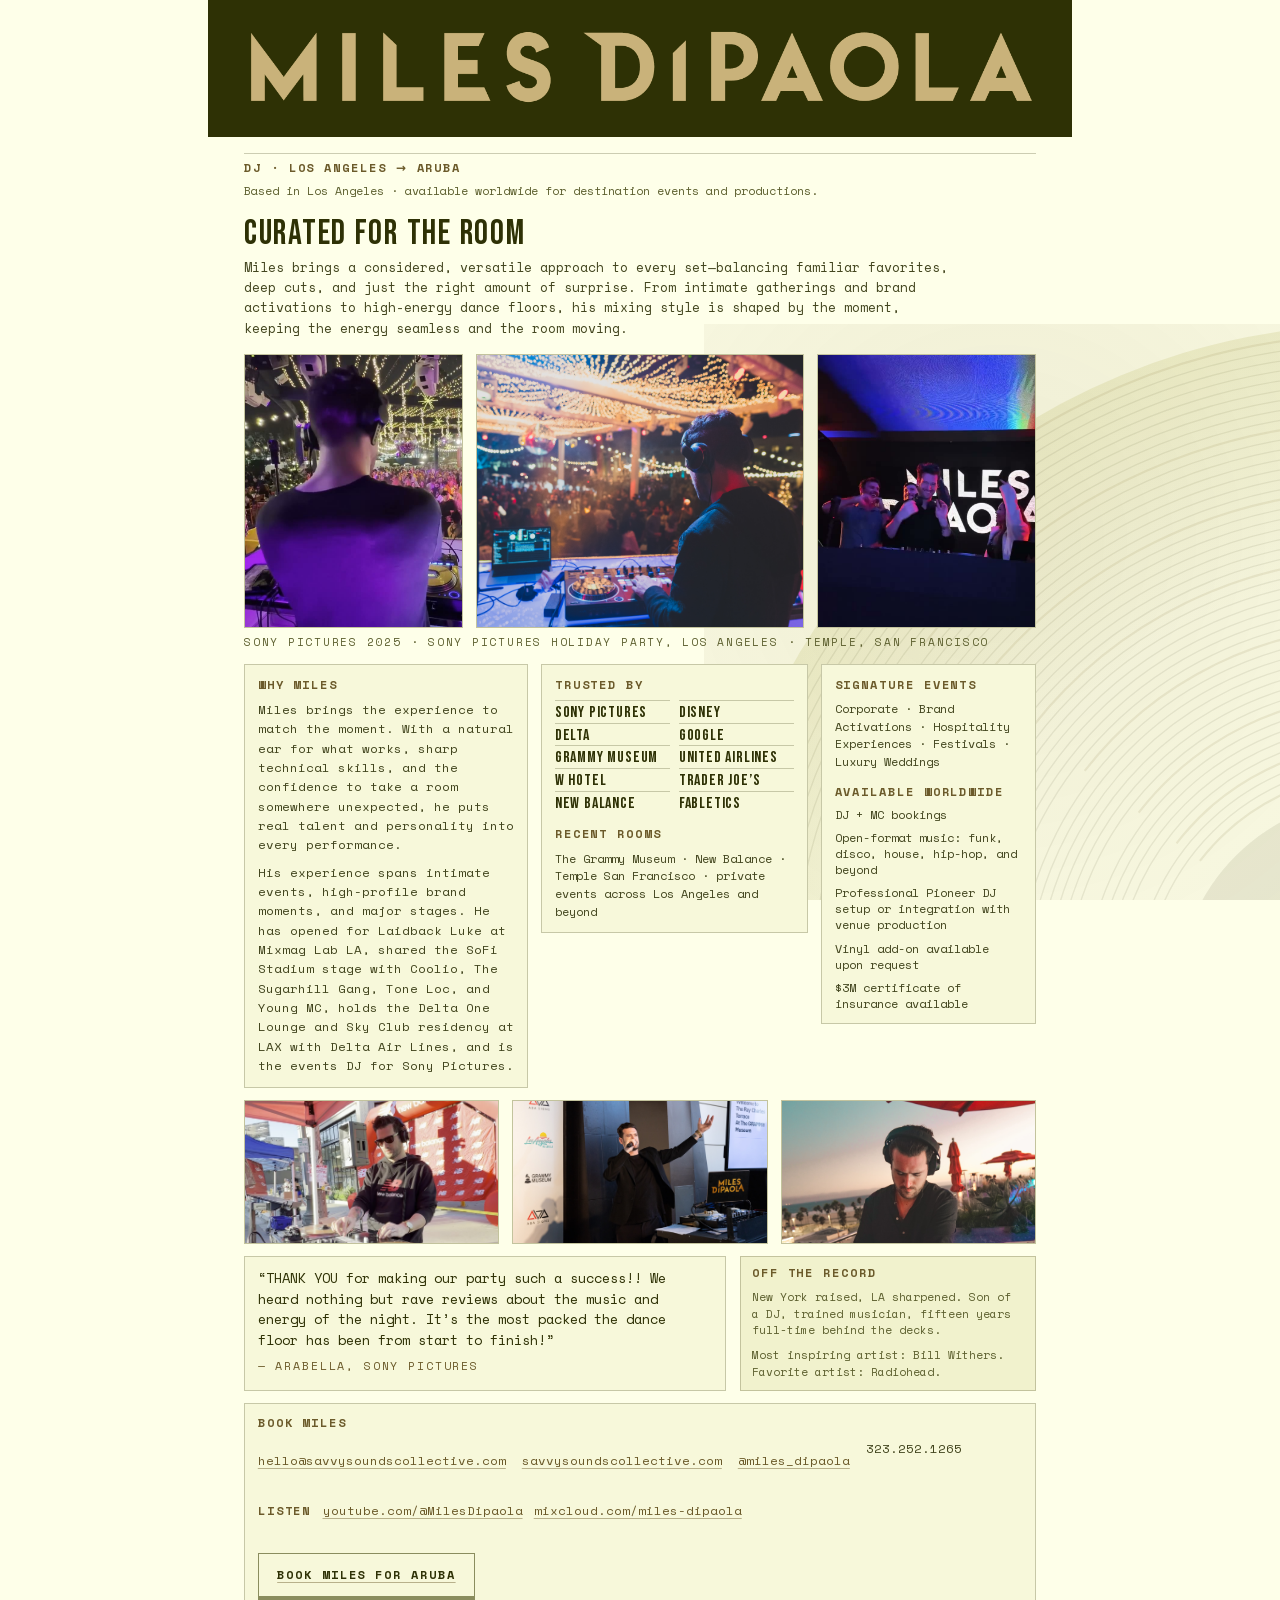
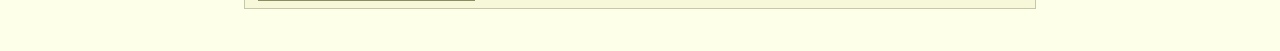
<file: aruba/index.html>
<!doctype html>
<html lang="en" class="band">
<head>
<meta charset="utf-8">
<meta name="viewport" content="width=device-width, initial-scale=1">
<title>Miles DiPaola — DJ One Sheet — Aruba</title>
<meta name="robots" content="noindex, nofollow">
<meta name="description" content="Miles DiPaola, DJ. Los Angeles, available worldwide for destination events and productions.">
<style>
/* ---- The faces. Self-hosted, no network. ------------------------- */
@font-face{font-family:"Bebas Neue";src:url("fonts/bebas-neue-400.woff2") format("woff2");font-weight:400;font-style:normal;font-display:block}
@font-face{font-family:"Space Mono";src:url("fonts/space-mono-400.woff2") format("woff2");font-weight:400;font-style:normal;font-display:block}
@font-face{font-family:"Space Mono";src:url("fonts/space-mono-700.woff2") format("woff2");font-weight:700;font-style:normal;font-display:block}

/* ---- The Booth's roles, cream ground only. -----------------------
   Same names, same values as booth-shell/styles/tokens.css. Pale brass
   (#c9b27a) appears only as metal on the record, never as text.        */
:root{
  --cream:#feffe9; --olive:#2e3105; --fg-2:#43461f; --fg-3:#5c5f2e;
  --panel:#f7f8da; --sunk:#f1f2cd; --accent:#6b5a2a; --edge:#8a8d5e;
  --rule:rgba(46,49,5,.24); --press:rgba(46,49,5,.22);
  --display:"Bebas Neue","Haettenschweiler","Arial Narrow",sans-serif;
  --mono:"Space Mono",ui-monospace,"SF Mono",monospace;
  /* the record's own tones — the shell's --platter-* values */
  --groove:rgba(46,49,5,.085);
  --groove-lit:rgba(124,103,51,.115);
  --sheen:rgba(124,103,51,.12);
  --face:#feffe9; --face-rim:#f1f2cd;
  color-scheme:light;
}
*{box-sizing:border-box}
html{font-size:100%}
body{
  margin:0; background:var(--cream); color:var(--fg-2);
  font-family:var(--mono); font-size:.78rem; line-height:1.55;
  -webkit-font-smoothing:antialiased;
}
a{color:var(--accent)}
:focus-visible{outline:2px solid var(--accent); outline-offset:2px}
/* the one glyph the latin subsets do not carry */
.arrow{font-family:ui-sans-serif,system-ui,sans-serif}
.num{font-variant-numeric:tabular-nums}

/* ---- THE RECORD --------------------------------------------------
   One 12in pressing whose middle sits just past the bottom-right
   corner, so what shows is the arc of something far too big to fit.
   The GROOVES turn once every 85s; the SHEEN is a sibling and never
   turns — a record travelling under a lamp that stays put.

   THE RULE the tones depend on: only --olive and --fg-2 ever sit
   straight on this. Anything quieter gets its own panel.            */
.platter{position:fixed; inset:0; z-index:0; overflow:hidden; pointer-events:none}
.platter .disc-box{position:absolute; width:150vmin; height:150vmin; right:-86vmin; bottom:-86vmin}
.platter svg{position:absolute; inset:0; width:100%; height:100%}
.platter .sheen{position:absolute; inset:0;
  background:radial-gradient(circle at 22% 16%, var(--sheen) 0%, transparent 46%)}
@keyframes platter-turn{from{transform:rotate(0)}to{transform:rotate(360deg)}}
.turning{animation:platter-turn 85s linear infinite; transform-origin:50% 50%; will-change:transform}
@media (prefers-reduced-motion:reduce){.turning{animation:none; transform:rotate(-14deg)}}

/* ---- The sheet --------------------------------------------------- */
.sheet{position:relative; z-index:1; max-width:54rem; margin:0 auto; padding:2.4rem 2.25rem 2.6rem}

/* ---- Type -------------------------------------------------------- */
.label{font-family:var(--mono); font-weight:700; font-size:.75rem; line-height:1.35;
  text-transform:uppercase; letter-spacing:.16em; color:var(--accent); margin:0}
h2.label{margin:0 0 .45rem}

/* ---- The masthead. Wordmark and its line are ONE lockup. --------- */
:root{--band:var(--olive)}
.wordmark{margin:0 0 .9rem; display:block; line-height:0}
.logo{display:block; width:100%; height:auto}
.band .wordmark{background:var(--band); margin:-2.4rem -2.25rem 1rem; padding:1.6rem 2.25rem 1.5rem}

.mast-line{display:flex; align-items:baseline; justify-content:space-between;
  gap:.35rem 1.5rem; flex-wrap:wrap; margin-top:.5rem; padding-top:.42rem;
  border-top:1px solid var(--rule)}
.mast-sub{margin:0; color:var(--fg-3); font-size:.72rem}

/* ---- The positioning line. Second loudest thing on the page. ----- */
.pitch{margin:1.05rem 0 0; font-size:.82rem; line-height:1.55;
  color:var(--fg-2); max-width:44rem}
.pitch-lead{display:block; font-family:var(--display); font-weight:400;
  text-transform:uppercase; font-size:2.15rem; line-height:1;
  letter-spacing:.05em; color:var(--olive); margin-bottom:.34rem}

/* ---- Photos ------------------------------------------------------ */
figure{margin:0}
.hero{margin-top:1rem}
/* On screen the hero is three panels: two clips of Miles at work flanking
   the still. Side panels are 4:5 (phone footage is tall); the middle is
   1.5x as wide at 6:5 so all three land at the same height. In print
   only the still survives, at the wide band the page was set for. */
.hero-media{display:grid; grid-template-columns:1fr 1.5fr 1fr; gap:.8rem}
.hero-side,.hero-main{position:relative; border:1px solid var(--rule);
  background:var(--sunk); overflow:hidden}
.hero-side{aspect-ratio:4/5}
.hero-main{aspect-ratio:6/5}
.hero-media img,.hero-media video{position:absolute; inset:0; width:100%; height:100%;
  object-fit:cover; object-position:50% 50%; display:block}
.hero-main img{object-position:70% 50%}
.hero-media video{z-index:1}
.hero figcaption{margin-top:.4rem; font-size:.69rem; text-transform:uppercase;
  letter-spacing:.16em; color:var(--fg-3)}

.shots{display:flex; gap:.8rem; margin-top:.75rem}
.shot{flex:1 1 0; min-width:0}
.shot img{display:block; width:100%; aspect-ratio:16/9; object-fit:cover;
  border:1px solid var(--rule); background:var(--sunk)}
/* per photo, so no face and no laptop lid is ever cropped out */
.shot-1 img{object-position:50% 44%}
.shot-2 img{object-position:50% 24%}
.shot-3 img{object-position:50% 25%}

/* ---- Panels. Everything quieter than body ink gets its own ground. */
.panel{background:var(--panel); border:1px solid var(--rule); padding:.72rem .8rem}
.cols{display:grid; grid-template-columns:1.32fr 1.24fr 1fr; gap:.8rem; margin-top:.8rem; align-items:start}
.cols>*{min-width:0}
.cols p{margin:0}
.block+.block{margin-top:.8rem}
/* the client roll: an even two-column grid, every row the same height,
   each row opened by a hairline so it reads as a roll of names */
.names{display:grid; grid-template-columns:1fr 1fr; column-gap:.55rem;
  margin:0; padding:0; list-style:none}
.names li{display:flex; align-items:center; min-height:1.42rem;
  border-top:1px solid var(--rule); padding:.1rem 0 0;
  font-family:var(--display); font-weight:400; text-transform:uppercase;
  font-size:1rem; line-height:1.1; letter-spacing:.05em; color:var(--olive);
  white-space:nowrap; min-width:0}
.travels li{font-size:.74rem; line-height:1.35}
.travels{margin:0; padding:0; list-style:none}
.travels li+li{margin-top:.45rem}
.run{margin:0; font-size:.74rem; line-height:1.5}
/* the roots line gets its own air and a rule, not a jam under the copy */
.panel .why-2,.aside .why-2{margin-top:.5rem}
.roots{margin:.75rem 0 0; padding-top:.6rem; border-top:1px solid var(--rule);
  font-size:.7rem; color:var(--fg-3); line-height:1.5}

/* ---- The quote band, and the aside that now has a home ----------- */
.quote{margin-top:.75rem; display:flex; gap:.9rem; align-items:stretch}
.quote-main{flex:1 1 62%; min-width:0}
.quote blockquote{margin:0; font-size:.86rem; line-height:1.5; color:var(--olive)}
.quote cite{display:block; margin-top:.4rem; font-style:normal; font-size:.72rem;
  text-transform:uppercase; letter-spacing:.16em; color:var(--accent)}
.aside{flex:1 1 38%; min-width:0; background:var(--sunk);
  border:1px solid var(--rule); padding:.55rem .65rem}
.aside p{margin:.3rem 0 0; font-size:.7rem; line-height:1.5; color:var(--fg-3)}

/* ---- Contact ----------------------------------------------------- */
.contact{margin-top:.75rem; display:flex; align-items:center; justify-content:space-between;
  gap:1.25rem; flex-wrap:wrap}
.contact ul{margin:.35rem 0 0; padding:0; list-style:none; display:flex; flex-wrap:wrap;
  gap:.4rem 1rem; font-size:.78rem}
.contact a{display:inline-flex; align-items:center; min-height:44px;
  text-decoration:underline; text-decoration-thickness:1px; text-underline-offset:3px;
  text-decoration-color:rgba(107,90,42,.45)}
.contact a:hover{text-decoration-color:var(--accent)}
.contact .listen{display:inline-flex; align-items:center; gap:.7rem; flex-wrap:wrap}
.contact .listen .label{margin:0}

/* The Booth's one pressable. */
.solid{display:inline-flex; align-items:center; min-height:44px; padding:0 1.15rem;
  border:1px solid var(--edge); background:var(--panel); box-shadow:0 4px 0 0 var(--edge);
  transform:translateY(0); text-decoration:none; color:var(--olive);
  font-family:var(--mono); font-weight:700; font-size:.75rem;
  text-transform:uppercase; letter-spacing:.16em; white-space:nowrap;
  transition:transform 150ms cubic-bezier(.34,1.56,.64,1),
             box-shadow 150ms cubic-bezier(.34,1.56,.64,1), border-color 150ms ease}
.solid:hover{transform:translateY(-2px); box-shadow:0 6px 0 0 var(--edge); border-color:var(--accent)}
.solid:active{transform:translateY(4px); box-shadow:inset 0 2px 5px 0 var(--press); border-color:var(--accent)}
@media (prefers-reduced-motion:reduce){.solid{transition:none}
  .hero-media video{display:none}}

/* ---- Phone ------------------------------------------------------- */
@media (max-width:640px){
  html{font-size:93.75%}
  .sheet{padding:1.6rem 1.15rem 2rem}
  .band .wordmark{margin:-1.6rem -1.15rem .9rem; padding:1.1rem 1.15rem 1rem}
  .pitch-lead{font-size:1.6rem}
  .mast-line{gap:.35rem}
  .hero-media{grid-template-columns:1fr 1fr; grid-template-areas:"main main" "l r"; gap:.6rem}
  .hero-main{grid-area:main; aspect-ratio:16/9}
  .hero-main img{object-position:50% 24%}
  .hero-side:first-child{grid-area:l}
  .hero-side:last-child{grid-area:r}
  .cols{grid-template-columns:1fr; gap:.7rem}
  .names{grid-template-columns:1fr}
  .shots{flex-wrap:wrap}
  .shot{flex:1 1 45%}
  .quote{flex-direction:column}
  .contact{flex-direction:column; align-items:flex-start}
  .solid{width:100%; justify-content:center}
}

/* ---- PRINT: US Letter portrait, exactly one page. -----------------
   The record is re-hung in inches: radius 7in, middle 1.2in past the
   bottom-right corner, so the arc enters the right edge around the
   photo row and leaves the bottom edge a third of the way across.
   Its tones come up here — 1px strokes on paper carry less than the
   same strokes on a lit screen. Measured on the proof, not guessed. */
@page{size:letter; margin:0}
@media print{
  html{font-size:10.6px}
  body{background:var(--cream); position:relative}
  :root{--groove:rgba(46,49,5,.115); --groove-lit:rgba(124,103,51,.15)}
  .sheet{max-width:none; width:8.5in; padding:.4in .46in .24in}
  .platter{position:absolute; inset:0; height:11in; overflow:hidden}
  .platter .disc-box{width:14in; height:14in; right:-8.2in; bottom:-8.2in}
  .turning{animation:none; transform:rotate(-14deg)}
  .wordmark{margin-bottom:.16in}
  .band .wordmark{margin:-.4in -.46in .16in; padding:.34in .46in .3in}
  .pitch-lead{font-size:24pt}
  .pitch{max-width:none}
  .shot img{aspect-ratio:16/8.5}
  .hero-side,.cap-screen{display:none}
  .hero-media{display:block; position:relative; aspect-ratio:16/4.4; border:1px solid var(--rule);
    background:var(--sunk); overflow:hidden}
  .hero-main{position:absolute; inset:0; aspect-ratio:auto; border:0}
  .hero-main img{object-position:50% 32%}
  .names li{font-size:13pt; min-height:15.5pt; padding-top:1.5pt}
  /* the pressable prints at rest — border and its hard bottom edge */
  .solid{min-height:0; padding:.36rem 1.05rem}
  .contact a{display:inline; min-height:0}
  .contact{flex-wrap:nowrap}
  .contact > div{flex:1 1 auto; min-width:0}
  .contact .solid{flex:0 0 auto}
  a{text-decoration:none}
  *{-webkit-print-color-adjust:exact; print-color-adjust:exact}
}
</style>
</head>
<body>

<div class="platter" aria-hidden="true">
  <div class="disc-box">
    <svg class="turning" viewBox="-500 -500 1000 1000">
      <defs>
        <radialGradient id="rec-body">
          <stop offset="0%" stop-color="var(--face)"/>
          <stop offset="62%" stop-color="var(--face)"/>
          <stop offset="100%" stop-color="var(--face-rim)"/>
        </radialGradient>
      </defs>
      <circle r="500" fill="url(#rec-body)"/>
<circle r="167.5" fill="none" stroke="var(--groove-lit)" stroke-width="1.6" stroke-dasharray="226 92"/>
<circle r="174.72" fill="none" stroke="var(--groove)" stroke-width="1"/>
<circle r="181.94" fill="none" stroke="var(--groove)" stroke-width="1"/>
<circle r="189.17" fill="none" stroke="var(--groove-lit)" stroke-width="1.6" stroke-dasharray="255 104"/>
<circle r="196.39" fill="none" stroke="var(--groove)" stroke-width="1"/>
<circle r="203.61" fill="none" stroke="var(--groove)" stroke-width="1"/>
<circle r="210.83" fill="none" stroke="var(--groove)" stroke-width="1"/>
<circle r="218.06" fill="none" stroke="var(--groove)" stroke-width="1"/>
<circle r="225.28" fill="none" stroke="var(--groove-lit)" stroke-width="1.6" stroke-dasharray="304 124"/>
<circle r="232.5" fill="none" stroke="var(--groove)" stroke-width="1"/>
<circle r="239.72" fill="none" stroke="var(--groove)" stroke-width="1"/>
<circle r="246.94" fill="none" stroke="var(--groove)" stroke-width="1"/>
<circle r="254.17" fill="none" stroke="var(--groove)" stroke-width="1"/>
<circle r="261.39" fill="none" stroke="var(--groove)" stroke-width="1"/>
<circle r="268.61" fill="none" stroke="var(--groove)" stroke-width="1"/>
<circle r="275.83" fill="none" stroke="var(--groove-lit)" stroke-width="1.6" stroke-dasharray="372 152"/>
<circle r="283.06" fill="none" stroke="var(--groove)" stroke-width="1"/>
<circle r="290.28" fill="none" stroke="var(--groove)" stroke-width="1"/>
<circle r="297.5" fill="none" stroke="var(--groove)" stroke-width="1"/>
<circle r="304.72" fill="none" stroke="var(--groove)" stroke-width="1"/>
<circle r="311.94" fill="none" stroke="var(--groove)" stroke-width="1"/>
<circle r="319.17" fill="none" stroke="var(--groove)" stroke-width="1"/>
<circle r="326.39" fill="none" stroke="var(--groove-lit)" stroke-width="1.6" stroke-dasharray="441 180"/>
<circle r="333.61" fill="none" stroke="var(--groove)" stroke-width="1"/>
<circle r="340.83" fill="none" stroke="var(--groove)" stroke-width="1"/>
<circle r="348.06" fill="none" stroke="var(--groove)" stroke-width="1"/>
<circle r="355.28" fill="none" stroke="var(--groove)" stroke-width="1"/>
<circle r="362.5" fill="none" stroke="var(--groove)" stroke-width="1"/>
<circle r="369.72" fill="none" stroke="var(--groove)" stroke-width="1"/>
<circle r="376.94" fill="none" stroke="var(--groove-lit)" stroke-width="1.6" stroke-dasharray="509 207"/>
<circle r="384.17" fill="none" stroke="var(--groove)" stroke-width="1"/>
<circle r="391.39" fill="none" stroke="var(--groove)" stroke-width="1"/>
<circle r="398.61" fill="none" stroke="var(--groove)" stroke-width="1"/>
<circle r="405.83" fill="none" stroke="var(--groove)" stroke-width="1"/>
<circle r="413.06" fill="none" stroke="var(--groove)" stroke-width="1"/>
<circle r="420.28" fill="none" stroke="var(--groove)" stroke-width="1"/>
<circle r="427.5" fill="none" stroke="var(--groove-lit)" stroke-width="1.6" stroke-dasharray="577 235"/>
<circle r="434.72" fill="none" stroke="var(--groove)" stroke-width="1"/>
<circle r="441.94" fill="none" stroke="var(--groove)" stroke-width="1"/>
<circle r="449.17" fill="none" stroke="var(--groove)" stroke-width="1"/>
<circle r="456.39" fill="none" stroke="var(--groove)" stroke-width="1"/>
<circle r="463.61" fill="none" stroke="var(--groove)" stroke-width="1"/>
<circle r="470.83" fill="none" stroke="var(--groove)" stroke-width="1"/>
<circle r="478.06" fill="none" stroke="var(--groove)" stroke-width="1"/>
<circle r="485.28" fill="none" stroke="var(--groove)" stroke-width="1"/>
<circle r="492.5" fill="none" stroke="var(--groove-lit)" stroke-width="1.6" stroke-dasharray="665 271"/>
      <circle r="150" fill="var(--groove)"/>
      <circle r="17" fill="var(--groove-lit)"/>
      <circle r="11.9" fill="var(--face)"/>
    </svg>
    <div class="sheen"></div>
  </div>
</div>

<main class="sheet">

  <header>
    <h1 class="wordmark"><img class="logo" src="photos/logo-brass.png" alt="Miles DiPaola"></h1>
    <div class="mast-line">
      <p class="label">DJ &#183; Los Angeles <span class="arrow">&#8594;</span> Aruba</p>
      <p class="mast-sub">Based in Los Angeles &#183; available worldwide for destination events and productions.</p>
    </div>
    <p class="pitch">
      <span class="pitch-lead">Curated for the room</span>
      Miles brings a considered, versatile approach to every set&#8212;balancing familiar
      favorites, deep cuts, and just the right amount of surprise. From intimate gatherings and
      brand activations to high-energy dance floors, his mixing style is shaped by the moment,
      keeping the energy seamless and the room moving.</p>
  </header>

  <figure class="hero">
    <div class="hero-media">
      <div class="hero-side">
        <img src="photos/hero-left.jpg"
             alt="Over Miles DiPaola&#8217;s shoulder at the Sony Pictures 2025 holiday party, a packed floor under strings of lights.">
        <video src="photos/hero-left.mp4" poster="photos/hero-left.jpg" muted loop autoplay playsinline
               aria-hidden="true" onerror="this.remove()"></video>
      </div>
      <div class="hero-main">
        <img src="photos/hero.jpg"
             alt="Over Miles DiPaola&#8217;s shoulder at the Sony Pictures holiday party: headphones on, hand on the mixer, a packed dance floor under a canopy of lights.">
      </div>
      <div class="hero-side">
        <img src="photos/hero-right.jpg"
             alt="Miles DiPaola behind the decks at Temple in San Francisco, his name lit on the wall behind him.">
        <video src="photos/hero-right.mp4" poster="photos/hero-right.jpg" muted loop autoplay playsinline
               aria-hidden="true" onerror="this.remove()"></video>
      </div>
    </div>
    <figcaption><span class="cap-screen">Sony Pictures 2025 &#183; </span>Sony Pictures holiday party, Los Angeles<span class="cap-screen"> &#183; Temple, San Francisco</span></figcaption>
  </figure>

  <section class="cols">

    <div class="panel">
      <h2 class="label">Why Miles</h2>
      <p>Miles brings the experience to match the moment. With a natural ear for what works,
        sharp technical skills, and the confidence to take a room somewhere unexpected, he
        puts real talent and personality into every performance.</p>
      <p class="why-2">His experience spans intimate events, high-profile brand moments, and
        major stages. He has opened for Laidback Luke at Mixmag Lab LA, shared the SoFi
        Stadium stage with Coolio, The Sugarhill Gang, Tone Loc, and Young MC, holds the
        Delta One Lounge and Sky Club residency at LAX with Delta Air Lines, and is the
        events DJ for Sony Pictures.</p>
    </div>

    <div class="panel">
      <div class="block">
        <h2 class="label">Trusted by</h2>
        <ul class="names">
          <li>Sony Pictures</li><li>Disney</li>
          <li>Delta</li><li>Google</li>
          <li>Grammy Museum</li><li>United Airlines</li>
          <li>W Hotel</li><li>Trader Joe&#8217;s</li>
          <li>New Balance</li><li>Fabletics</li>
        </ul>
      </div>
      <div class="block">
        <h2 class="label">Recent rooms</h2>
        <p class="run">The Grammy Museum &#183; New Balance &#183; Temple San Francisco &#183; private events across Los Angeles and beyond</p>
      </div>
    </div>

    <div class="panel">
      <div class="block">
        <h2 class="label">Signature events</h2>
        <p class="run">Corporate &#183; Brand Activations &#183; Hospitality Experiences &#183; Festivals &#183; Luxury Weddings</p>
      </div>
      <div class="block">
        <h2 class="label">Available worldwide</h2>
        <ul class="travels">
          <li>DJ + MC bookings</li>
          <li>Open-format music: funk, disco, house, hip-hop, and beyond</li>
          <li>Professional Pioneer DJ setup or integration with venue production</li>
          <li>Vinyl add-on available upon request</li>
          <li><span class="num">$3M</span> certificate of insurance available</li>
        </ul>
      </div>
    </div>

  </section>

  <div class="shots">
    <figure class="shot shot-1"><img src="photos/1.jpg"
      alt="Miles DiPaola in headphones playing gold vinyl on turntables under a New Balance tent at a brand activation in Los Angeles."
      onerror="this.closest('.shot').remove()"></figure>
    <figure class="shot shot-2"><img src="photos/2.jpg"
      alt="Miles DiPaola on the microphone behind his decks at the GRAMMY Museum in Los Angeles, his name lit on the laptop lid."
      onerror="this.closest('.shot').remove()"></figure>
    <figure class="shot shot-3"><img src="photos/3.jpg"
      alt="Miles DiPaola in headphones playing gold vinyl on a beachfront rooftop at sunset, ocean, palms and red umbrellas behind him."
      onerror="this.closest('.shot').remove()"></figure>
  </div>

  <section class="quote">
    <div class="panel quote-main">
      <blockquote>&#8220;THANK YOU for making our party such a success!! We heard nothing but rave
        reviews about the music and energy of the night. It&#8217;s the most packed the dance floor
        has been from start to finish!&#8221;</blockquote>
      <cite>&#8212; Arabella, Sony Pictures</cite>
    </div>
    <div class="aside">
      <h2 class="label">Off the record</h2>
      <p>New York raised, LA sharpened. Son of a DJ, trained musician, fifteen years
        full-time behind the decks.</p>
      <p class="why-2">Most inspiring artist: Bill Withers.<br>Favorite artist: Radiohead.</p>
    </div>
  </section>

  <footer class="panel contact">
    <div>
      <h2 class="label">Book Miles</h2>
      <ul>
        <li><a href="mailto:hello@savvysoundscollective.com">hello@savvysoundscollective.com</a></li>
        <li><a href="https://savvysoundscollective.com">savvysoundscollective.com</a></li>
        <li><a href="https://www.instagram.com/miles_dipaola/">@miles_dipaola</a></li>
        <li class="num">323.252.1265</li>
        <li class="listen"><span class="label">Listen</span>
          <a href="https://www.youtube.com/@MilesDipaola">youtube.com/@MilesDipaola</a>
          <a href="https://www.mixcloud.com/miles-dipaola/">mixcloud.com/miles-dipaola</a></li>
      </ul>
    </div>
    <a class="solid" href="mailto:hello@savvysoundscollective.com?subject=Aruba%20event%20inquiry">Book Miles for Aruba</a>
  </footer>

</main>
</body>
</html>
</file>
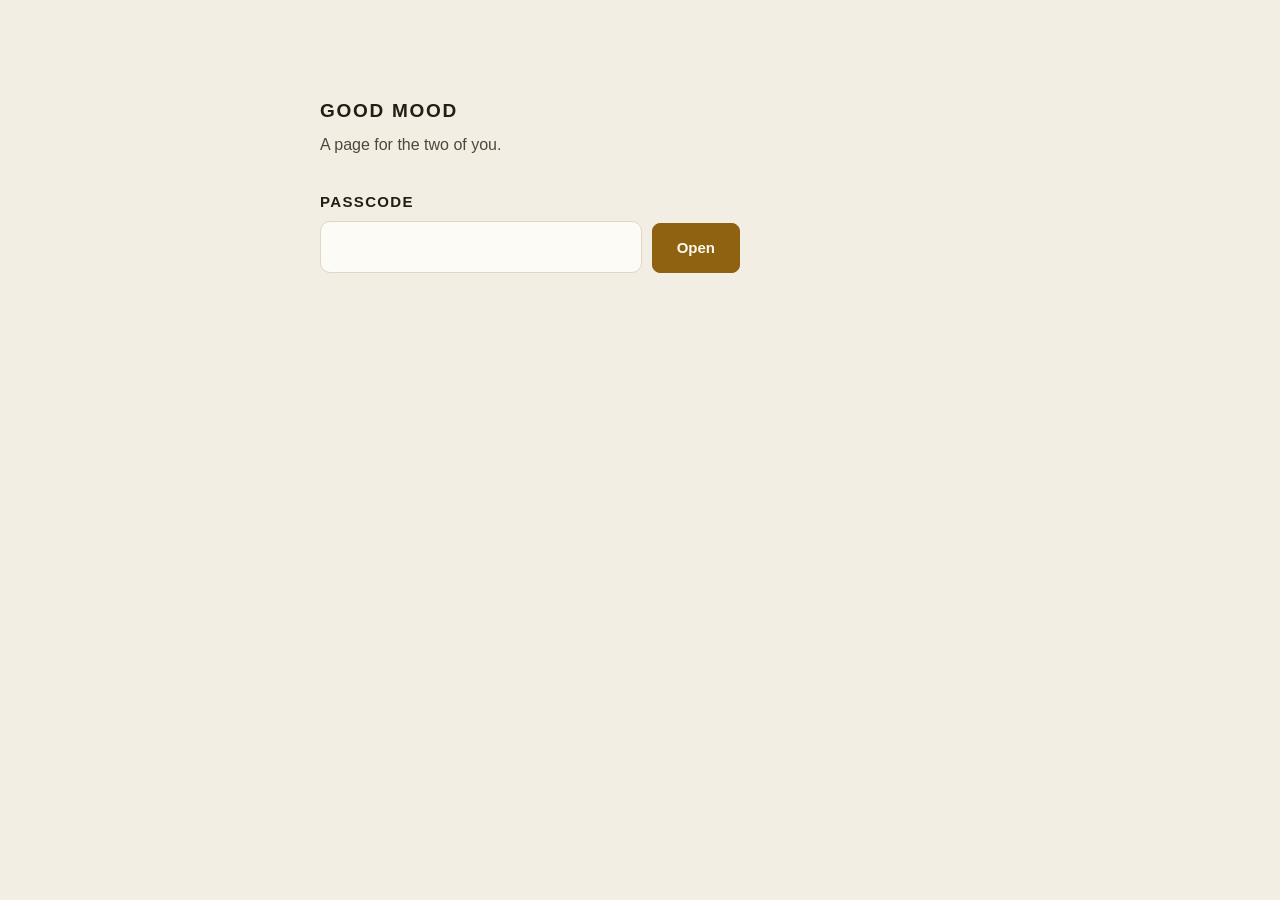
<file: craig-joelle/index.html>
<!doctype html><html lang="en"><head><meta charset="utf-8"><meta name="viewport" content="width=device-width,initial-scale=1"><meta name="robots" content="noindex,nofollow"><meta http-equiv="Content-Security-Policy" content="default-src 'none'; script-src 'unsafe-inline'; style-src 'unsafe-inline'; connect-src 'self'; media-src blob:; img-src 'self' data:; base-uri 'none'; form-action 'none'; object-src 'none'"><title>Joelle &amp; Craig</title><style>
  /* ------------------------------------------------------------------ *
     Everything below is scoped to #lr-page. Nothing here styles a bare
     body, h1, p, input or button, so this can be dropped into a page that
     already has its own design without the two fighting.
   * ------------------------------------------------------------------ */

  #lr-page{
    /* Tokens live on the wrapper rather than :root so they cannot collide
       with a variable of the same name on the host site. */
    --lr-paper:#F3EEE4; --lr-raised:#FDFBF6; --lr-sunken:#EDE6D8; --lr-line:#DFD6C3;
    --lr-ink:#221E17; --lr-ink-2:#4E4839; --lr-on-mark:#FFF9EE;
    --lr-gold:#8E6210; --lr-green:#157A70;
    --lr-lift:0 1px 2px rgba(60,50,30,.05),0 16px 36px -16px rgba(60,50,30,.18);
    --lr-display:'Barlow Condensed','Arial Narrow',sans-serif;
    --lr-text:'IBM Plex Sans',-apple-system,BlinkMacSystemFont,'Segoe UI',sans-serif;
    --lr-mono:'IBM Plex Mono',ui-monospace,'SF Mono',Menlo,monospace;
    --lr-r-card:14px; --lr-r-well:10px; --lr-r-ctrl:8px;
    --lr-ease:cubic-bezier(0.16,1,0.3,1);

    /* Break out of whatever the site drops this into and paint the paper
       right across the window. This is the no-script baseline and it is
       correct whenever the column it sits in is centred; the script
       measures the real offset afterwards and corrects it for a cell that
       is not. Height is never set — it comes from the words. */
    position:relative;
    left:50%;
    width:100vw;
    margin-left:-50vw;
    margin-right:-50vw;

    background:var(--lr-paper);
    color:var(--lr-ink);
    font-family:var(--lr-text) !important;
    font-size:16px;
    line-height:1.6;
    text-align:left;
    -webkit-font-smoothing:antialiased;
  }
  #lr-page, #lr-page *, #lr-page *::before, #lr-page *::after{box-sizing:border-box;}

  /* ---------- put the host site's typography back to neutral ---------- */
  #lr-page h1,#lr-page h2,#lr-page h3,#lr-page p,#lr-page ul,#lr-page ol,
  #lr-page li,#lr-page form,#lr-page fieldset,#lr-page legend,#lr-page figure{
    margin:0; padding:0; border:0; background:none; text-align:left;
  }
  #lr-page ul,#lr-page ol{list-style:none;}
  #lr-page fieldset{min-width:0;}
  #lr-page h1,#lr-page h2,#lr-page h3{
    font:inherit; color:inherit; letter-spacing:normal; text-transform:none;
  }
  #lr-page p,#lr-page li,#lr-page span,#lr-page legend,#lr-page label,#lr-page div{
    font-family:inherit; color:inherit; letter-spacing:normal; text-transform:none;
  }
  #lr-page button,#lr-page input,#lr-page textarea{
    font-family:var(--lr-text) !important;
    color:var(--lr-ink) !important;
    font-size:16px; line-height:1.6; margin:0;
    letter-spacing:normal; text-transform:none;
  }
  #lr-page button,#lr-page textarea,
  #lr-page input:not([type=radio]):not([type=checkbox]){
    -webkit-appearance:none; appearance:none; background:none; border:0; border-radius:0;
  }
  #lr-page input[type=radio]{-webkit-appearance:radio; appearance:radio; background:none;}
  #lr-page a{
    color:var(--lr-gold) !important; text-decoration:underline;
    text-decoration-thickness:1px; text-underline-offset:3px;
  }
  #lr-page a:hover{color:var(--lr-ink) !important;}
  #lr-page [hidden]{display:none !important;}
  #lr-page button:focus-visible,#lr-page input:focus-visible,
  #lr-page textarea:focus-visible,#lr-page a:focus-visible,#lr-page audio:focus-visible{
    outline:2px solid var(--lr-green); outline-offset:2px;
  }

  /* ---------- the door ---------- */
  #lr-page .door{max-width:680px; margin:0 auto; padding:96px 20px 72px;}
  #lr-page .brand{
    font-family:var(--lr-display); font-weight:600; font-size:19px; letter-spacing:.09em;
    text-transform:uppercase; margin:0 0 6px; color:var(--lr-ink);
  }
  #lr-page .door-lede{margin:0 0 32px; color:var(--lr-ink-2);}
  #lr-page #lr-door-form{display:flex; flex-wrap:wrap; gap:10px; align-items:flex-end; max-width:420px;}
  #lr-page #lr-door-form label{
    display:block; font-family:var(--lr-display); font-size:15px; font-weight:600;
    letter-spacing:.09em; text-transform:uppercase; margin-bottom:7px; color:var(--lr-ink);
  }
  #lr-page .field{flex:1 1 200px;}
  #lr-page #lr-pass{
    width:100%; font-family:var(--lr-mono) !important; font-size:16px;
    background:var(--lr-raised); border:1px solid var(--lr-line);
    border-radius:var(--lr-r-well); padding:12px 14px;
  }
  #lr-page #lr-pass:focus{border-color:var(--lr-green);}
  #lr-page #lr-msg{min-height:1.6em; margin:16px 0 0; color:var(--lr-ink); max-width:44ch;}
  #lr-page #lr-msg:empty{margin:0;}

  /* ---------- buttons ---------- */
  #lr-page .btn{
    font-family:var(--lr-text) !important; font-size:15px; font-weight:600;
    border-radius:var(--lr-r-ctrl); padding:12px 24px; cursor:pointer;
    border:1px solid transparent; min-height:44px;
    transition:background .15s var(--lr-ease), color .15s var(--lr-ease), border-color .15s var(--lr-ease);
  }
  #lr-page .btn-primary{
    background:var(--lr-gold) !important; color:var(--lr-on-mark) !important;
    border-color:var(--lr-gold);
  }
  #lr-page .btn-primary:hover{background:var(--lr-ink) !important; border-color:var(--lr-ink);}
  #lr-page .btn-primary[disabled]{opacity:.65; cursor:default;}
  #lr-page .btn-quiet{
    background:none !important; color:var(--lr-ink) !important;
    border-color:var(--lr-line); font-weight:500;
  }
  #lr-page .btn-quiet:hover{border-color:var(--lr-green);}
  #lr-page .btn-quiet.done{
    background:var(--lr-green) !important; border-color:var(--lr-green);
    color:var(--lr-on-mark) !important;
  }

  /* ---------- the page ---------- */
  #lr-page .wrap{max-width:680px; margin:0 auto; padding:0 20px 72px; width:100%;}
  #lr-page .hero{padding:64px 0 8px;}
  #lr-page .eyebrow{
    font-family:var(--lr-display); font-weight:600; font-size:15px; letter-spacing:.09em;
    text-transform:uppercase; color:var(--lr-gold); margin:0 0 14px;
  }
  #lr-page .hero h1{
    font-family:var(--lr-display); font-weight:600; font-size:clamp(44px,11vw,72px);
    line-height:.96; letter-spacing:.01em; text-transform:uppercase; margin:0 0 16px;
    color:var(--lr-ink);
  }
  #lr-page .hero-when{
    font-family:var(--lr-mono); font-size:13.5px; line-height:1.6;
    color:var(--lr-ink-2); margin:0 0 22px;
  }
  #lr-page .hero-lede{font-size:17px; margin:0; max-width:44ch;}

  #lr-page .card{
    background:var(--lr-raised); border:1px solid var(--lr-line);
    border-radius:var(--lr-r-card); padding:28px 26px; margin:22px 0;
    box-shadow:var(--lr-lift); width:100%;
  }
  #lr-page .card h2{
    font-family:var(--lr-display); font-size:24px; font-weight:600; letter-spacing:.05em;
    text-transform:uppercase; margin:0 0 18px; color:var(--lr-ink);
  }
  #lr-page .lede{color:var(--lr-ink-2); margin:16px 0 0;}
  #lr-page .card > .lede:first-of-type{margin:-6px 0 18px;}

  /* timeline */
  #lr-page .timeline{list-style:none; margin:0; padding:0;}
  #lr-page .timeline li{
    display:flex; gap:16px; padding:15px 0; border-top:1px solid var(--lr-line);
  }
  #lr-page .timeline li:first-child{border-top:none; padding-top:0;}
  #lr-page .t-time{
    font-family:var(--lr-mono); font-size:12.5px; line-height:1.75; margin:0;
    flex:0 0 82px; color:var(--lr-ink); font-variant-numeric:tabular-nums;
  }
  #lr-page .t-body{flex:1 1 auto; min-width:0;}
  #lr-page .t-body p{margin:0;}
  #lr-page .t-name{font-weight:600;}
  #lr-page .t-body p + p{margin-top:5px; color:var(--lr-ink-2);}
  #lr-page .t-note{
    margin-top:10px !important; padding:11px 13px; background:var(--lr-sunken);
    border:1px solid var(--lr-line); border-radius:var(--lr-r-well); font-size:14.5px;
  }

  /* songs */
  #lr-page .songs{display:flex; flex-direction:column;}
  #lr-page .song{padding:16px 0; border-top:1px solid var(--lr-line);}
  #lr-page .song:first-child{border-top:none; padding-top:0;}
  #lr-page .song p{margin:0;}
  #lr-page .s-moment{
    font-family:var(--lr-display); font-size:15px; font-weight:600; letter-spacing:.09em;
    text-transform:uppercase; color:var(--lr-gold); margin-bottom:5px !important;
  }
  #lr-page .s-title{font-size:16.5px;}
  #lr-page .s-tag{
    font-family:var(--lr-mono); font-size:12px; letter-spacing:.03em;
    color:var(--lr-ink-2); white-space:nowrap;
  }
  #lr-page .s-note{margin-top:5px !important; color:var(--lr-ink-2); font-size:15px;}

  #lr-page .player{
    margin-top:13px; padding:13px; background:var(--lr-sunken);
    border:1px solid var(--lr-line); border-radius:var(--lr-r-well);
  }
  #lr-page .p-label{
    font-family:var(--lr-display); font-size:14px; font-weight:600; letter-spacing:.09em;
    text-transform:uppercase; margin-bottom:9px !important; color:var(--lr-ink);
  }
  #lr-page .p-status{font-size:14.5px; color:var(--lr-ink-2);}
  /* the player takes the width of the card, never of the block it was
     pasted into */
  #lr-page .player audio{width:100%; max-width:100%; display:block;}
  #lr-page .player audio[hidden]{display:none !important;}

  /* lists */
  #lr-page .links{list-style:none; margin:0; padding:0;}
  #lr-page .links li + li{margin-top:11px;}
  #lr-page .links a{font-size:16.5px;}
  #lr-page .nope{margin:0; padding:0 0 0 20px; list-style:disc;}
  #lr-page .nope li{margin-bottom:7px;}

  /* form */
  #lr-page .fld{display:block; font-weight:600; font-size:15px; margin:22px 0 8px;}
  #lr-page .fld.sub{font-weight:500; margin-top:14px;}
  #lr-page form > .fld:first-child{margin-top:0;}
  #lr-page input[type=text],#lr-page input[type=url],#lr-page textarea{
    width:100%; max-width:100%;
    background:var(--lr-sunken); border:1px solid var(--lr-line);
    border-radius:var(--lr-r-well); padding:12px 13px;
  }
  #lr-page input:focus,#lr-page textarea:focus{border-color:var(--lr-green);}
  #lr-page input::placeholder,#lr-page textarea::placeholder{color:var(--lr-ink-2); opacity:1;}
  #lr-page textarea{resize:vertical;}
  #lr-page .fld-set{
    border:1px solid var(--lr-line); border-radius:var(--lr-r-well);
    padding:16px 16px 18px; margin:22px 0 0;
  }
  /* These questions are long, so on a phone the legend wraps to two or three
     lines — and a wrapped legend straddles the top border, which then runs
     straight through the words. Floating it drops it inside the box as an
     ordinary block and lets the border close; the rest of the set clears it.
     `clear` rather than `overflow:hidden`, which would crop the focus rings. */
  #lr-page .fld-set legend{
    float:left; width:100%; padding:0; margin:0 0 10px;
    font-weight:600; font-size:15px;
  }
  #lr-page .fld-set > *:not(legend){clear:both;}
  /* A finger, not a mouse: each choice is a 44px-tall row and the whole
     width of it is the label, so tapping the words picks the button. */
  #lr-page .opt{
    display:flex; align-items:center; gap:10px; min-height:44px;
    padding:6px 0; margin-top:2px; cursor:pointer; width:100%;
  }
  #lr-page .opt input{
    margin:0; width:20px; height:20px; flex:none; accent-color:var(--lr-gold);
  }
  #lr-page .actions{display:flex; flex-wrap:wrap; gap:11px; margin-top:28px;}
  #lr-page .say{min-height:1.6em; margin:14px 0 0; color:var(--lr-ink-2);}
  #lr-page .say:empty{margin:0;}

  #lr-page .page-foot{padding:8px 0 0; color:var(--lr-ink-2);}
  #lr-page .page-foot p{margin:0;}

  /* song picks: one row per song, a heart and an X on the right */
  #lr-page .vote{
    display:flex; align-items:center; gap:12px; border:none; margin:0; min-width:0;
    padding:12px 0; border-top:1px solid var(--lr-line);
  }
  #lr-page .vote:first-of-type{border-top:none;}
  #lr-page .vote legend{float:none; display:block; padding:0; margin:0; width:100%;}
  #lr-page .vote .player{clear:both;}
  #lr-page .v-text{flex:1 1 auto; min-width:0;}
  #lr-page .v-title{display:block; font-size:16px; font-weight:500; line-height:1.35;}
  #lr-page .v-artist{display:block; font-size:14px; color:var(--lr-ink-2);}
  #lr-page .v-listen{font-size:13.5px; margin-top:3px; display:inline-block;}
  #lr-page .v-sep,#lr-page .v-also{font-size:13.5px; color:var(--lr-ink-2);}
  #lr-page .v-also{display:inline-block; margin-top:6px;}
  #lr-page .v-lock{
    font-family:var(--lr-mono); font-size:11.5px; letter-spacing:.03em;
    color:var(--lr-green); margin-top:3px; display:block;
  }
  #lr-page .vote .player{margin-top:8px; padding:9px;}
  #lr-page .v-btns{display:flex; gap:8px; flex:none;}
  #lr-page .v-btn{
    position:relative; width:44px; height:44px; border-radius:50%;
    border:1px solid var(--lr-line); background:var(--lr-raised);
    display:flex; align-items:center; justify-content:center; cursor:pointer;
    font-size:19px; line-height:1; color:var(--lr-ink-2);
  }
  #lr-page .v-btn input{position:absolute; opacity:0; inset:0; margin:0; cursor:pointer;}
  #lr-page .v-btn:has(input:focus-visible){outline:2px solid var(--lr-green); outline-offset:2px;}
  #lr-page .v-btn.heart.on{background:#B3263E; border-color:#B3263E; color:#FFF9EE;}
  #lr-page .v-btn.out.on{background:var(--lr-ink); border-color:var(--lr-ink); color:#FFF9EE;}
  #lr-page .vote.is-out .v-title{text-decoration:line-through; color:var(--lr-ink-2);}
  #lr-page .sr{position:absolute; width:1px; height:1px; overflow:hidden; clip:rect(0 0 0 0); white-space:nowrap;}
  #lr-page .key{display:flex; flex-wrap:wrap; gap:6px 18px; margin:0 0 6px; color:var(--lr-ink-2); font-size:14.5px;}
  #lr-page .tally{font-family:var(--lr-mono); font-size:13px; color:var(--lr-ink-2); margin:18px 0 0;}

  @media(max-width:520px){
    #lr-page .card{padding:22px 18px;}
    #lr-page .timeline li{flex-direction:column; gap:5px;}
    #lr-page .t-time{flex:none;}
    #lr-page .door{padding:64px 20px 56px;}
  }

  #lr-page .fade{animation:lr-fade .5s var(--lr-ease) both;}
  @keyframes lr-fade{from{opacity:0; transform:translateY(10px)} to{opacity:1; transform:none}}
  @media(prefers-reduced-motion:reduce){
    #lr-page *,#lr-page *::before,#lr-page *::after{
      animation:none !important; transition:none !important;
    }
  }

html,body{margin:0; padding:0; background:#F3EEE4; color-scheme:light;}
  body{margin:0;background:#F3EEE4;}
  #lr-page{left:auto;width:100%;margin:0;}
  #lr-page .vote > legend.sr{width:1px;height:1px;}
  #lr-page .v-title,#lr-page .v-artist{overflow-wrap:anywhere;}
  #lr-page .v-note{font-size:13.5px;color:var(--lr-ink-2);margin:8px 0 0;}
  #lr-page .moment-list{margin-top:12px;}
  #lr-page .moment-list summary{cursor:pointer;min-height:44px;display:list-item;padding:10px 0;text-decoration:underline;text-underline-offset:3px;color:var(--lr-gold);}
  #lr-page .moment-list summary:focus-visible{outline:2px solid var(--lr-green);outline-offset:2px;}
  #lr-page .btn[disabled]{cursor:default;opacity:.65;}
  #lr-page .v-listen{min-height:44px;padding:10px 0;}
  #lr-page .v-sep{padding:0 3px;}
  #lr-page .v-btn input{width:100%;height:100%;}
  @media(max-width:400px){#lr-page .vote{flex-wrap:wrap;}#lr-page .v-text{flex-basis:100%;}#lr-page .v-btns{margin:2px 0 4px;}}
</style><style>
#lr-page #picks-review{margin-top:32px;border-top:1px solid var(--lr-line);padding-top:24px;}
#lr-page #picks-report{font-size:16px;line-height:1.5;}
#lr-page #save-status{font-size:14px;line-height:1.5;}
#lr-page .actions .btn{min-height:44px;white-space:normal;max-width:100%;}
#lr-page #picks-review[hidden]{display:none;}
#lr-page a.btn{display:inline-flex;align-items:center;text-decoration:none;}
#lr-page #review-heading{font-size:20px;font-weight:600;margin-bottom:12px;}
#lr-page #picks-review p{margin:10px 0;}
#lr-page #review-heading:focus{outline:2px solid var(--lr-green);outline-offset:4px;}
#lr-page .v-title,#lr-page .v-artist,#lr-page #picks-review p{overflow-wrap:anywhere;}
</style></head><body><div id="lr-page">
  <div id="lr-door" class="door">
    <p class="brand">Good Mood</p>
    <p class="door-lede">A page for the two of you.</p>
    <form id="lr-door-form" novalidate>
      <div class="field">
        <label for="lr-pass">Passcode</label>
        <input id="lr-pass" name="lr-pass" type="password" autocomplete="off"
               autocapitalize="off" autocorrect="off" spellcheck="false"
               aria-describedby="lr-msg" />
      </div>
      <button type="submit" id="lr-open" class="btn btn-primary">Open</button>
    </form>
    <p id="lr-msg" role="alert"></p>
  </div>
  <div id="lr-body" class="wrap" hidden></div>
</div><script>
/* One writer for this page's saved picks; no service, sending API or credentials. */
function installPicks(root, recipient, subject) {
  'use strict';
  const KEY = 'cj-song-picks-2026-10-18-v1';
  const form = root.querySelector('#answers');
  const groups = [...root.querySelectorAll('.vote:not(.locked)')];
  const note = root.querySelector('#q-missing');
  const saved = root.querySelector('#save-status');
  const say = root.querySelector('#say');
  const review = root.querySelector('#picks-review');
  const report = root.querySelector('#picks-report');
  const email = root.querySelector('#email-link');
  let saveFailed = false;
  const empty = () => ({version:1, picks:{}, note:''});
  function read() {
    const raw = localStorage.getItem(KEY);
    if (!raw) return empty();
    const value = JSON.parse(raw);
    if (value.version !== 1 || !value.picks || typeof value.picks !== 'object' || Array.isArray(value.picks) || typeof value.note !== 'string') throw new Error('saved data unavailable');
    const clean = empty();
    for (const group of groups) {
      const pick = value.picks[group.dataset.row];
      if (pick === 'heart' || pick === 'out') clean.picks[group.dataset.row] = pick;
    }
    clean.note = value.note;
    return clean;
  }
  function restore(state) {
    for (const group of groups) {
      for (const input of group.querySelectorAll('input')) input.checked = input.closest('label').classList.contains(state.picks[group.dataset.row] || 'unmarked');
    }
    note.value = state.note;
    refresh();
  }
  function save(group) {
    let state;
    try { state = read(); } catch (_) { state = empty();
      for (const row of groups) {
        const pick = row.querySelector('input:checked');
        if (pick) state.picks[row.dataset.row] = pick.closest('label').classList.contains('heart') ? 'heart' : 'out';
      }
      state.note = note.value;
    }
    if (group) {
      const pick = group.querySelector('input:checked');
      if (pick) state.picks[group.dataset.row] = pick.closest('label').classList.contains('heart') ? 'heart' : 'out';
      else delete state.picks[group.dataset.row];
    } else state.note = note.value;
    try {
      localStorage.setItem(KEY, JSON.stringify(state));
      saveFailed = false;
      saved.textContent = 'Saved on this browser. Nothing has been sent.';
    } catch (_) {
      saveFailed = true;
      saved.textContent = 'This browser cannot save your picks. Keep this tab open and copy or download them below before leaving.';
    }
    refresh();
  }
  function textReport() {
    const buckets = {'MUST-PLAY':[], 'LEAVE OUT':[], 'DJ’S CALL — UNMARKED':[], 'ALREADY LOCKED IN':[]};
    for (const group of root.querySelectorAll('.vote')) {
      const pick = group.querySelector('input:checked');
      const kind = group.classList.contains('locked') ? 'ALREADY LOCKED IN' : !pick ? 'DJ’S CALL — UNMARKED' : pick.closest('label').classList.contains('heart') ? 'MUST-PLAY' : 'LEAVE OUT';
      const title = group.querySelector('.v-title').textContent.trim();
      const artist = group.querySelector('.v-artist').textContent.trim();
      const section = group.closest('section').querySelector('h2').textContent.trim();
      const lock = group.querySelector('.v-lock');
      buckets[kind].push(`[${group.dataset.row}] ${title} — ${artist} (${section})${lock ? ' · '+lock.textContent.trim() : ''}`);
    }
    const header = `${subject}\n${root.querySelector('.hero-when').textContent.trim()}\n\n${buckets['MUST-PLAY'].length} must-play · ${buckets['LEAVE OUT'].length} leave out · ${buckets['DJ’S CALL — UNMARKED'].length} unmarked · ${buckets['ALREADY LOCKED IN'].length} locked\nUnmarked songs are left to the DJ. Locked songs remain agreed picks.`;
    return header + '\n\n' + Object.entries(buckets).map(([name,lines]) => name+'\n'+(lines.join('\n') || '(None)')).join('\n\n') + '\n\nANYTHING WE MISSED?\n' + (note.value.trim() || '(No additional notes)');
  }
  function updateReport() {
    const body = textReport();
    report.value = body;
    const full = 'mailto:'+recipient+'?subject='+encodeURIComponent(subject)+'&body='+encodeURIComponent(body);
    const long = full.length > 1800;
    // Mail apps have different URL limits. Long lists stay complete in copy/download.
    email.href = long ? 'mailto:'+recipient+'?subject='+encodeURIComponent(subject) : full;
    root.querySelector('#email-help').textContent = long
      ? 'Copy the complete list below, open your email, then paste it into the message and press Send. Nothing is sent from this page.'
      : 'Open your email to review the filled-in message, then press Send there. Nothing is sent from this page.';
    root.querySelector('#copy-btn').textContent = 'Copy the complete list';
  }
  function refresh() {
    let heart = 0, out = 0;
    for (const group of groups) {
      const pick = group.querySelector('input:checked');
      const excluded = Boolean(pick && pick.closest('label').classList.contains('out'));
      group.classList.toggle('is-out', excluded);
      for (const input of group.querySelectorAll('input')) input.closest('label').classList.toggle('on', input.checked);
      if (pick) excluded ? out++ : heart++;
    }
    root.querySelector('#tally').textContent = `${heart} must-play · ${out} leave out · ${groups.length-heart-out} left to us`;
    if (!review.hidden) updateReport();
  }
  form.addEventListener('submit', event => event.preventDefault());
  for (const group of groups) {
    let wasChecked = false;
    group.addEventListener('pointerdown', event => {
      const label = event.target.closest('.v-btn');
      wasChecked = Boolean(label && label.querySelector('input').checked);
    });
    group.addEventListener('click', event => {
      if (!event.target.matches('input[type=radio]')) return;
      if (wasChecked) event.target.checked = false;
      wasChecked = false;
      save(group);
    });
    group.addEventListener('keydown', event => {
      wasChecked = false;
      if (event.code === 'Space' && event.target.matches('input[type=radio]') && event.target.checked) {
        event.preventDefault(); event.target.checked = false; save(group);
      }
    });
    group.addEventListener('change', () => save(group));
  }
  note.addEventListener('input', () => save(null));
  root.querySelector('#send-btn').addEventListener('click', () => {
    review.hidden = false; updateReport();
    root.querySelector('#review-heading').focus();
  });
  root.querySelector('#copy-btn').addEventListener('click', async () => {
    updateReport();
    try {
      await navigator.clipboard.writeText(report.value);
      root.querySelector('#copy-btn').textContent = 'Copied';
      say.textContent = 'Copied the complete list. Open your email, paste it in, and press Send there.';
    } catch (_) {
      report.focus(); report.select();
      say.textContent = 'Automatic copying is unavailable. The complete list is selected: use Copy, or download it below and attach it to your email.';
    }
  });
  root.querySelector('#download-btn').addEventListener('click', () => {
    const url = URL.createObjectURL(new Blob([textReport()], {type:'text/plain;charset=utf-8'}));
    const a = document.createElement('a'); a.href = url; a.download = 'song-picks.txt';
    a.hidden = true; root.appendChild(a); a.click(); a.remove();
    setTimeout(() => URL.revokeObjectURL(url), 1000);
    say.textContent = 'Your download contains the complete list. Attach it to your email if you prefer.';
  });
  email.addEventListener('click', () => {
    say.textContent = 'Your email app may open now. Paste the copied list if the message is empty, then press Send there. If no email app opens, use the copied list in your usual email.';
  });
  window.addEventListener('storage', event => {
    if (event.key !== KEY) return;
    try { restore(read()); saved.textContent = 'Updated from your other tab. Nothing has been sent.'; }
    catch (_) { saved.textContent = 'Saved picks could not be read. Keep this tab open and copy or download your list.'; }
  });
  window.addEventListener('beforeunload', event => { if (saveFailed) { event.preventDefault(); event.returnValue = ''; } });
  try { restore(read()); saved.textContent = 'Picks are saved on this browser. Nothing has been sent.'; }
  catch (_) { saveFailed = true; saved.textContent = 'Saved picks could not be read. Check your choices, then copy or download your list before leaving.'; refresh(); }
}

/*
  The door, browser side. Same lock as the Conduit's members' area:
  OpenSSL's salted format, PBKDF2-HMAC-SHA256 100000 rounds, AES-256-CBC.
  Browser natives only — no library, nothing loaded from anywhere else.

  Written to survive being pasted into somebody else's page: it takes no
  globals, waits for the document properly rather than assuming it is last,
  looks everything up inside its own wrapper, and does nothing at all if the
  wrapper is not there.

  WebCrypto only exists in a secure context: https, or localhost. Opened as
  a file:// this page cannot unlock anything. See VERIFY.md.
*/
(function () {
  "use strict";

  var MAGIC = "Salted__";
  var ITERATIONS = 100000;
  var BASE = "";
  var MAILTO = "miles@thisisgoodmood.com";
  var SUBJECT = "Craig & Joelle — song picks";

  var rootEl, doorEl, bodyEl, formEl, passEl, btnEl, msgEl;

  // One state, three values. The Open button is guarded by this and not by
  // a timer: two fast presses, and the second one finds "working" and stops.
  var state = "idle"; // idle | working | open

  function gone(what) {
    var e = new Error(what);
    e.gone = true;
    return e;
  }

  function bytesFromBase64(b64) {
    var clean = String(b64).replace(/\s+/g, "");
    var binary = atob(clean);
    var out = new Uint8Array(binary.length);
    for (var i = 0; i < binary.length; i++) out[i] = binary.charCodeAt(i);
    return out;
  }

  /* OpenSSL's salted blob + passcode -> the bytes that went in. Throws on
     a wrong passcode (the padding fails) and on anything not that shape. */
  async function decryptBlob(blob, passcode) {
    if (blob.length < 16) throw new Error("not the right shape");
    if (new TextDecoder().decode(blob.slice(0, 8)) !== MAGIC) {
      throw new Error("not the right shape");
    }
    var salt = blob.slice(8, 16);
    var ciphertext = blob.slice(16);

    var passKey = await crypto.subtle.importKey(
      "raw", new TextEncoder().encode(passcode), "PBKDF2", false, ["deriveBits"]);
    var bits = await crypto.subtle.deriveBits(
      { name: "PBKDF2", salt: salt, iterations: ITERATIONS, hash: "SHA-256" },
      passKey, 48 * 8);
    var derived = new Uint8Array(bits);
    var key = await crypto.subtle.importKey(
      "raw", derived.slice(0, 32), "AES-CBC", false, ["decrypt"]);

    return crypto.subtle.decrypt(
      { name: "AES-CBC", iv: derived.slice(32, 48) }, key, ciphertext);
  }

  async function grab(url) {
    var r;
    try {
      r = await fetch(url, { cache: "no-store" });
    } catch (e) {
      throw gone("could not reach " + url);
    }
    if (!r.ok) throw gone(url + " is not there");
    return r;
  }

  /* The page body: base64 on the wire, text at the end. `fatal` on the
     decoder closes the last gap — roughly one wrong passcode in 256 has
     padding that happens to check out, and its bytes are not UTF-8. */
  async function unlockText(url, passcode) {
    var b64 = await (await grab(url)).text();
    var plain = await decryptBlob(bytesFromBase64(b64), passcode);
    return new TextDecoder("utf-8", { fatal: true }).decode(plain);
  }

  /* The songs: raw binary on the wire, 3.8 MB and 4.3 MB of it. */
  async function unlockBytes(url, passcode) {
    var buf = await (await grab(url)).arrayBuffer();
    return decryptBlob(new Uint8Array(buf), passcode);
  }

  function remember(passcode) {
    try { sessionStorage.setItem("cj-pass-2026-10-18", passcode); } catch (e) { /* private window */ }
  }
  function remembered() {
    try { return sessionStorage.getItem("cj-pass-2026-10-18") || ""; } catch (e) { return ""; }
  }
  function forget() {
    try { sessionStorage.removeItem("cj-pass-2026-10-18"); } catch (e) { /* nothing to do */ }
  }

  // ------------------------------------------------------------------ //
  // Filling the window.
  // ------------------------------------------------------------------ //

  /* The stylesheet already pulls the wrapper out to the full window, which
     is right whenever the column it was pasted into is centred. A page
     builder can just as easily drop it in a narrow cell over on the left,
     and then a fixed -50vw pulls it to the wrong place — so measure where
     the cell actually put us and take exactly that much back.

     `clientWidth` and not `100vw` on purpose: it leaves out the scrollbar,
     so the page cannot end up scrolling sideways by its width. */
  function fillWindow() {
    if (!rootEl) return;
    var s = rootEl.style;
    s.left = "0px";
    s.marginLeft = "0px";
    s.marginRight = "0px";
    s.width = "auto";
    var offset = rootEl.getBoundingClientRect().left;
    s.marginLeft = (-offset) + "px";
    s.width = document.documentElement.clientWidth + "px";
  }

  var refit = null;
  function fillWindowSoon() {
    clearTimeout(refit);
    refit = setTimeout(fillWindow, 120);
  }

  // ------------------------------------------------------------------ //
  // Opening.
  // ------------------------------------------------------------------ //

  async function open(passcode, quiet) {
    if (state !== "idle") return;
    if (!passcode) {
      msgEl.textContent = "Type the passcode we sent you.";
      passEl.focus();
      return;
    }
    state = "working";
    btnEl.disabled = true;
    if (!quiet) msgEl.textContent = "Opening…";

    var html = null, used = passcode, failure = null;
    var lower = passcode.toLowerCase();

    try {
      html = await unlockText(BASE + "locked/page.enc", passcode);
    } catch (e) {
      failure = e;
      /* A phone keyboard puts a capital on the first letter by reflex, so
         "Sunset" turns up for "sunset" and the couple get told their own
         passcode is wrong. Try it once in lower case before saying so.
         Not retried when the file could not be fetched at all — that is a
         different problem and a second go would not help. */
      if (!e.gone && lower !== passcode) {
        try {
          html = await unlockText(BASE + "locked/page.enc", lower);
          used = lower;
          failure = null;
        } catch (e2) {
          failure = e2;
        }
      }
    }

    if (failure) {
      state = "idle";
      btnEl.disabled = false;
      forget();
      msgEl.textContent = failure.gone
        ? "This page won't open — let us know."
        : "That's not it — check the passcode we sent you.";
      passEl.setAttribute("aria-invalid", "true");
      passEl.select();
      passEl.focus();
      return;
    }

    bodyEl.innerHTML = html;
    bodyEl.hidden = false;
    bodyEl.classList.add("fade");
    doorEl.remove();
    state = "open";
    remember(used);

    // A long page can bring on a scrollbar, which changes how wide the
    // window is; measure again now there is something in it.
    fillWindow();

    passEl.value = "";
    wireForm();
    // Every preview on the page, each from its own locked file.
    bodyEl.querySelectorAll("audio[data-enc]").forEach(function (a) {
      player(a.dataset.enc, BASE + "locked/" + a.dataset.enc + ".enc", used);
    });
    // The songs are big; the page is readable long before they land.
  }

  function tryOpen(ev) {
    ev.preventDefault();
    passEl.removeAttribute("aria-invalid");
    open(passEl.value.trim(), false);
  }

  // ------------------------------------------------------------------ //
  // The two players.
  // ------------------------------------------------------------------ //

  /* Ready means the browser has read the song's own header, which is what
     puts a real length on the scrubber. The timer is there so a song that
     never reports still gets its player instead of "Loading" forever. */
  function ready(audio) {
    return new Promise(function (resolve) {
      if (audio.readyState >= 1) return resolve();
      var t = setTimeout(done, 10000);
      function done() {
        clearTimeout(t);
        audio.removeEventListener("loadedmetadata", done);
        audio.removeEventListener("error", done);
        resolve();
      }
      audio.addEventListener("loadedmetadata", done);
      audio.addEventListener("error", done);
    });
  }

  async function player(name, url, passcode) {
    var audio = bodyEl.querySelector("#audio-" + name);
    var status = bodyEl.querySelector("#p-status-" + name);
    if (!audio || !status) return;
    try {
      var buf = await unlockBytes(url, passcode);
      audio.src = URL.createObjectURL(new Blob([buf], { type: "audio/mpeg" }));
      await ready(audio);
      audio.hidden = false;
      status.hidden = true;
    } catch (e) {
      status.textContent = "This one won't play here — let us know.";
    }
  }

  // ------------------------------------------------------------------ //
  // The answers.
  // ------------------------------------------------------------------ //

  /* Every question they answered, in the order they appear on the page;
     blanks are left out.

     The wording of each question is read off the page itself — the label
     over a box, the legend over a set of choices — and is never repeated
     in here. Two reasons, and the second is the important one: the
     questions can be reworded in one place, and this file is PUBLIC.
     Everything of the couple's lives inside the locked page; a copy of
     their questions sitting in the door would hand over the very thing
     the lock is for. */
  function wireForm() { installPicks(bodyEl, MAILTO, SUBJECT); }

  // Starting up, whenever the host page happens to get here.
  // ------------------------------------------------------------------ //

  function start() {
    rootEl = document.getElementById("lr-page");
    if (!rootEl) return;                       // not our page; do nothing
    doorEl = rootEl.querySelector("#lr-door");
    bodyEl = rootEl.querySelector("#lr-body");
    formEl = rootEl.querySelector("#lr-door-form");
    passEl = rootEl.querySelector("#lr-pass");
    btnEl = rootEl.querySelector("#lr-open");
    msgEl = rootEl.querySelector("#lr-msg");
    if (!doorEl || !bodyEl || !formEl || !passEl || !btnEl || !msgEl) return;

    fillWindow();
    window.addEventListener("resize", fillWindowSoon);
    window.addEventListener("orientationchange", fillWindowSoon);

    /* On a phone the address bar slides away and the window quietly gets
       taller and sometimes wider; Safari reports that here rather than as
       a plain resize. Watching the page element instead does NOT work —
       once this wrapper is a stale width it is what holds the page open,
       so its box stops changing and the reading never corrects itself. */
    if (window.visualViewport) {
      window.visualViewport.addEventListener("resize", fillWindowSoon);
    }

    formEl.addEventListener("submit", tryOpen);

    // The Go key on a phone keyboard, said out loud. Most browsers turn it
    // into a submit on their own, but this page is opened on a phone first
    // and that is the main way in, so it does not get left to chance.
    // `state` still guards it: Go and then Open cannot open the page twice.
    passEl.addEventListener("keydown", function (ev) {
      if (ev.key === "Enter") tryOpen(ev);
    });

    // A reload inside the same tab should not ask again.
    var saved = remembered();
    if (saved) open(saved, true);
  }

  if (document.readyState === "loading") {
    document.addEventListener("DOMContentLoaded", start);
  } else {
    start();
  }
})();
</script></body></html>
</file>
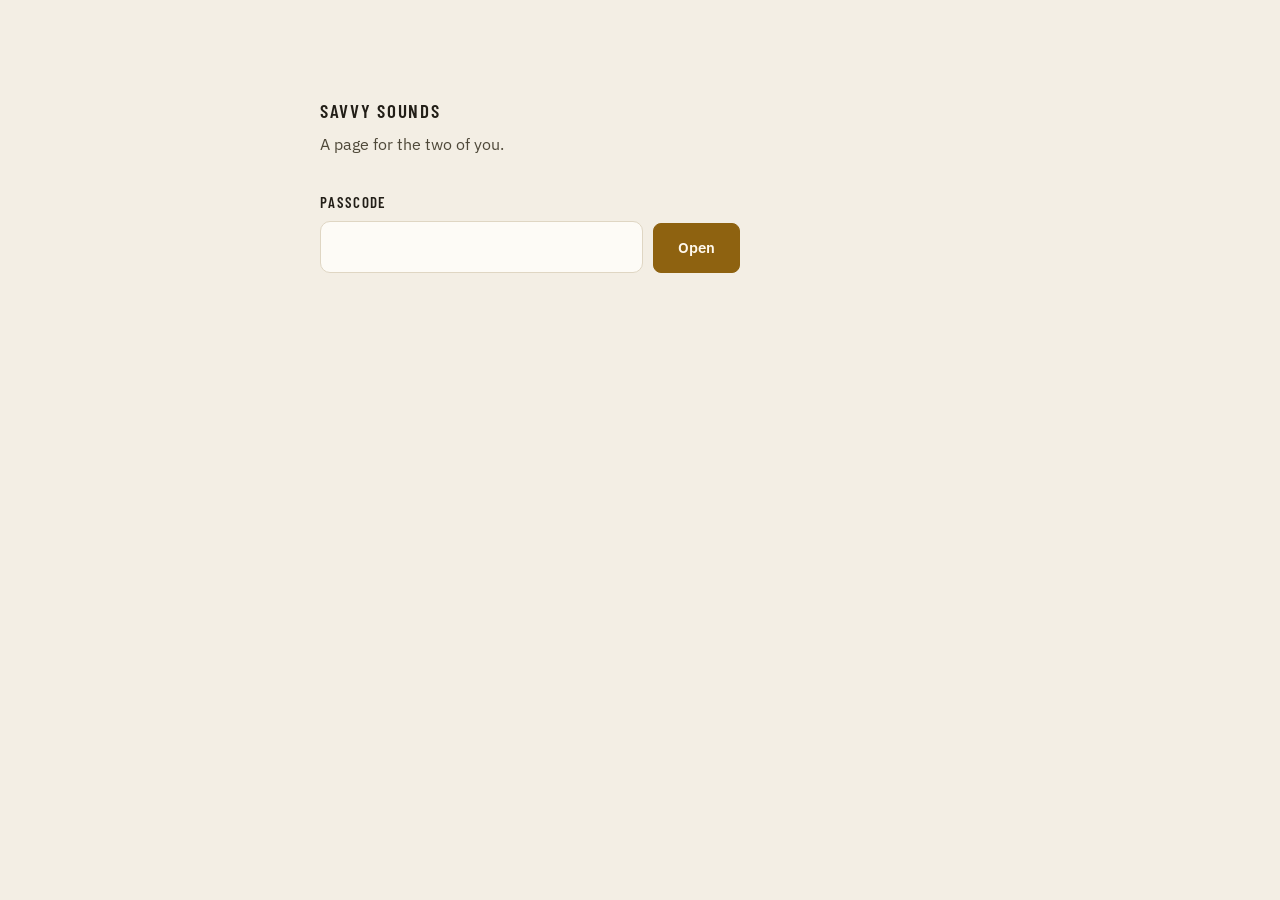
<file: laura-ronnie/index.html>
<!DOCTYPE html>
<html lang="en">
<head>
<meta charset="UTF-8" />
<meta name="robots" content="noindex, nofollow">
<meta name="viewport" content="width=device-width, initial-scale=1.0" />
<title>Laura &amp; Ronnie</title>
<link rel="preconnect" href="https://fonts.googleapis.com" />
<link rel="preconnect" href="https://fonts.gstatic.com" crossorigin />
<link href="https://fonts.googleapis.com/css2?family=Barlow+Condensed:wght@500;600;700&family=IBM+Plex+Sans:wght@400;500;600&family=IBM+Plex+Mono:wght@400;500&display=swap" rel="stylesheet" />
<style>html,body{margin:0; padding:0; background:#F3EEE4; color-scheme:light;}</style>
<style>
  /* ------------------------------------------------------------------ *
     Everything below is scoped to #lr-page. Nothing here styles a bare
     body, h1, p, input or button, so this can be dropped into a page that
     already has its own design without the two fighting.
   * ------------------------------------------------------------------ */

  #lr-page{
    /* Tokens live on the wrapper rather than :root so they cannot collide
       with a variable of the same name on the host site. */
    --lr-paper:#F3EEE4; --lr-raised:#FDFBF6; --lr-sunken:#EDE6D8; --lr-line:#DFD6C3;
    --lr-ink:#221E17; --lr-ink-2:#4E4839; --lr-on-mark:#FFF9EE;
    --lr-gold:#8E6210; --lr-green:#157A70;
    --lr-lift:0 1px 2px rgba(60,50,30,.05),0 16px 36px -16px rgba(60,50,30,.18);
    --lr-display:'Barlow Condensed','Arial Narrow',sans-serif;
    --lr-text:'IBM Plex Sans',-apple-system,BlinkMacSystemFont,'Segoe UI',sans-serif;
    --lr-mono:'IBM Plex Mono',ui-monospace,'SF Mono',Menlo,monospace;
    --lr-r-card:14px; --lr-r-well:10px; --lr-r-ctrl:8px;
    --lr-ease:cubic-bezier(0.16,1,0.3,1);

    /* Break out of whatever the site drops this into and paint the paper
       right across the window. This is the no-script baseline and it is
       correct whenever the column it sits in is centred; the script
       measures the real offset afterwards and corrects it for a cell that
       is not. Height is never set — it comes from the words. */
    position:relative;
    left:50%;
    width:100vw;
    margin-left:-50vw;
    margin-right:-50vw;

    background:var(--lr-paper);
    color:var(--lr-ink);
    font-family:var(--lr-text) !important;
    font-size:16px;
    line-height:1.6;
    text-align:left;
    -webkit-font-smoothing:antialiased;
  }
  #lr-page, #lr-page *, #lr-page *::before, #lr-page *::after{box-sizing:border-box;}

  /* ---------- put the host site's typography back to neutral ---------- */
  #lr-page h1,#lr-page h2,#lr-page h3,#lr-page p,#lr-page ul,#lr-page ol,
  #lr-page li,#lr-page form,#lr-page fieldset,#lr-page legend,#lr-page figure{
    margin:0; padding:0; border:0; background:none; text-align:left;
  }
  #lr-page ul,#lr-page ol{list-style:none;}
  #lr-page fieldset{min-width:0;}
  #lr-page h1,#lr-page h2,#lr-page h3{
    font:inherit; color:inherit; letter-spacing:normal; text-transform:none;
  }
  #lr-page p,#lr-page li,#lr-page span,#lr-page legend,#lr-page label,#lr-page div{
    font-family:inherit; color:inherit; letter-spacing:normal; text-transform:none;
  }
  #lr-page button,#lr-page input,#lr-page textarea{
    font-family:var(--lr-text) !important;
    color:var(--lr-ink) !important;
    font-size:16px; line-height:1.6; margin:0;
    letter-spacing:normal; text-transform:none;
  }
  #lr-page button,#lr-page textarea,
  #lr-page input:not([type=radio]):not([type=checkbox]){
    -webkit-appearance:none; appearance:none; background:none; border:0; border-radius:0;
  }
  #lr-page input[type=radio]{-webkit-appearance:radio; appearance:radio; background:none;}
  #lr-page a{
    color:var(--lr-gold) !important; text-decoration:underline;
    text-decoration-thickness:1px; text-underline-offset:3px;
  }
  #lr-page a:hover{color:var(--lr-ink) !important;}
  #lr-page [hidden]{display:none !important;}
  #lr-page button:focus-visible,#lr-page input:focus-visible,
  #lr-page textarea:focus-visible,#lr-page a:focus-visible,#lr-page audio:focus-visible{
    outline:2px solid var(--lr-green); outline-offset:2px;
  }

  /* ---------- the door ---------- */
  #lr-page .door{max-width:680px; margin:0 auto; padding:96px 20px 72px;}
  #lr-page .brand{
    font-family:var(--lr-display); font-weight:600; font-size:19px; letter-spacing:.09em;
    text-transform:uppercase; margin:0 0 6px; color:var(--lr-ink);
  }
  #lr-page .door-lede{margin:0 0 32px; color:var(--lr-ink-2);}
  #lr-page #lr-door-form{display:flex; flex-wrap:wrap; gap:10px; align-items:flex-end; max-width:420px;}
  #lr-page #lr-door-form label{
    display:block; font-family:var(--lr-display); font-size:15px; font-weight:600;
    letter-spacing:.09em; text-transform:uppercase; margin-bottom:7px; color:var(--lr-ink);
  }
  #lr-page .field{flex:1 1 200px;}
  #lr-page #lr-pass{
    width:100%; font-family:var(--lr-mono) !important; font-size:16px;
    background:var(--lr-raised); border:1px solid var(--lr-line);
    border-radius:var(--lr-r-well); padding:12px 14px;
  }
  #lr-page #lr-pass:focus{border-color:var(--lr-green);}
  #lr-page #lr-msg{min-height:1.6em; margin:16px 0 0; color:var(--lr-ink); max-width:44ch;}
  #lr-page #lr-msg:empty{margin:0;}

  /* ---------- buttons ---------- */
  #lr-page .btn{
    font-family:var(--lr-text) !important; font-size:15px; font-weight:600;
    border-radius:var(--lr-r-ctrl); padding:12px 24px; cursor:pointer;
    border:1px solid transparent; min-height:44px;
    transition:background .15s var(--lr-ease), color .15s var(--lr-ease), border-color .15s var(--lr-ease);
  }
  #lr-page .btn-primary{
    background:var(--lr-gold) !important; color:var(--lr-on-mark) !important;
    border-color:var(--lr-gold);
  }
  #lr-page .btn-primary:hover{background:var(--lr-ink) !important; border-color:var(--lr-ink);}
  #lr-page .btn-primary[disabled]{opacity:.65; cursor:default;}
  #lr-page .btn-quiet{
    background:none !important; color:var(--lr-ink) !important;
    border-color:var(--lr-line); font-weight:500;
  }
  #lr-page .btn-quiet:hover{border-color:var(--lr-green);}
  #lr-page .btn-quiet.done{
    background:var(--lr-green) !important; border-color:var(--lr-green);
    color:var(--lr-on-mark) !important;
  }

  /* ---------- the page ---------- */
  #lr-page .wrap{max-width:680px; margin:0 auto; padding:0 20px 72px; width:100%;}
  #lr-page .hero{padding:64px 0 8px;}
  #lr-page .eyebrow{
    font-family:var(--lr-display); font-weight:600; font-size:15px; letter-spacing:.09em;
    text-transform:uppercase; color:var(--lr-gold); margin:0 0 14px;
  }
  #lr-page .hero h1{
    font-family:var(--lr-display); font-weight:600; font-size:clamp(44px,11vw,72px);
    line-height:.96; letter-spacing:.01em; text-transform:uppercase; margin:0 0 16px;
    color:var(--lr-ink);
  }
  #lr-page .hero-when{
    font-family:var(--lr-mono); font-size:13.5px; line-height:1.6;
    color:var(--lr-ink-2); margin:0 0 22px;
  }
  #lr-page .hero-lede{font-size:17px; margin:0; max-width:44ch;}

  #lr-page .card{
    background:var(--lr-raised); border:1px solid var(--lr-line);
    border-radius:var(--lr-r-card); padding:28px 26px; margin:22px 0;
    box-shadow:var(--lr-lift); width:100%;
  }
  #lr-page .card h2{
    font-family:var(--lr-display); font-size:24px; font-weight:600; letter-spacing:.05em;
    text-transform:uppercase; margin:0 0 18px; color:var(--lr-ink);
  }
  #lr-page .lede{color:var(--lr-ink-2); margin:16px 0 0;}
  #lr-page .card > .lede:first-of-type{margin:-6px 0 18px;}

  /* timeline */
  #lr-page .timeline{list-style:none; margin:0; padding:0;}
  #lr-page .timeline li{
    display:flex; gap:16px; padding:15px 0; border-top:1px solid var(--lr-line);
  }
  #lr-page .timeline li:first-child{border-top:none; padding-top:0;}
  #lr-page .t-time{
    font-family:var(--lr-mono); font-size:12.5px; line-height:1.75; margin:0;
    flex:0 0 82px; color:var(--lr-ink); font-variant-numeric:tabular-nums;
  }
  #lr-page .t-body{flex:1 1 auto; min-width:0;}
  #lr-page .t-body p{margin:0;}
  #lr-page .t-name{font-weight:600;}
  #lr-page .t-body p + p{margin-top:5px; color:var(--lr-ink-2);}
  #lr-page .t-note{
    margin-top:10px !important; padding:11px 13px; background:var(--lr-sunken);
    border:1px solid var(--lr-line); border-radius:var(--lr-r-well); font-size:14.5px;
  }

  /* songs */
  #lr-page .songs{display:flex; flex-direction:column;}
  #lr-page .song{padding:16px 0; border-top:1px solid var(--lr-line);}
  #lr-page .song:first-child{border-top:none; padding-top:0;}
  #lr-page .song p{margin:0;}
  #lr-page .s-moment{
    font-family:var(--lr-display); font-size:15px; font-weight:600; letter-spacing:.09em;
    text-transform:uppercase; color:var(--lr-gold); margin-bottom:5px !important;
  }
  #lr-page .s-title{font-size:16.5px;}
  #lr-page .s-tag{
    font-family:var(--lr-mono); font-size:12px; letter-spacing:.03em;
    color:var(--lr-ink-2); white-space:nowrap;
  }
  #lr-page .s-note{margin-top:5px !important; color:var(--lr-ink-2); font-size:15px;}

  #lr-page .player{
    margin-top:13px; padding:13px; background:var(--lr-sunken);
    border:1px solid var(--lr-line); border-radius:var(--lr-r-well);
  }
  #lr-page .p-label{
    font-family:var(--lr-display); font-size:14px; font-weight:600; letter-spacing:.09em;
    text-transform:uppercase; margin-bottom:9px !important; color:var(--lr-ink);
  }
  #lr-page .p-status{font-size:14.5px; color:var(--lr-ink-2);}
  /* the player takes the width of the card, never of the block it was
     pasted into */
  #lr-page .player audio{width:100%; max-width:100%; display:block;}
  #lr-page .player audio[hidden]{display:none !important;}

  /* lists */
  #lr-page .links{list-style:none; margin:0; padding:0;}
  #lr-page .links li + li{margin-top:11px;}
  #lr-page .links a{font-size:16.5px;}
  #lr-page .nope{margin:0; padding:0 0 0 20px; list-style:disc;}
  #lr-page .nope li{margin-bottom:7px;}

  /* form */
  #lr-page .fld{display:block; font-weight:600; font-size:15px; margin:22px 0 8px;}
  #lr-page .fld.sub{font-weight:500; margin-top:14px;}
  #lr-page form > .fld:first-child{margin-top:0;}
  #lr-page input[type=text],#lr-page input[type=url],#lr-page textarea{
    width:100%; max-width:100%;
    background:var(--lr-sunken); border:1px solid var(--lr-line);
    border-radius:var(--lr-r-well); padding:12px 13px;
  }
  #lr-page input:focus,#lr-page textarea:focus{border-color:var(--lr-green);}
  #lr-page input::placeholder,#lr-page textarea::placeholder{color:var(--lr-ink-2); opacity:1;}
  #lr-page textarea{resize:vertical;}
  #lr-page .fld-set{
    border:1px solid var(--lr-line); border-radius:var(--lr-r-well);
    padding:16px 16px 18px; margin:22px 0 0;
  }
  /* These questions are long, so on a phone the legend wraps to two or three
     lines — and a wrapped legend straddles the top border, which then runs
     straight through the words. Floating it drops it inside the box as an
     ordinary block and lets the border close; the rest of the set clears it.
     `clear` rather than `overflow:hidden`, which would crop the focus rings. */
  #lr-page .fld-set legend{
    float:left; width:100%; padding:0; margin:0 0 10px;
    font-weight:600; font-size:15px;
  }
  #lr-page .fld-set > *:not(legend){clear:both;}
  /* A finger, not a mouse: each choice is a 44px-tall row and the whole
     width of it is the label, so tapping the words picks the button. */
  #lr-page .opt{
    display:flex; align-items:center; gap:10px; min-height:44px;
    padding:6px 0; margin-top:2px; cursor:pointer; width:100%;
  }
  #lr-page .opt input{
    margin:0; width:20px; height:20px; flex:none; accent-color:var(--lr-gold);
  }
  #lr-page .actions{display:flex; flex-wrap:wrap; gap:11px; margin-top:28px;}
  #lr-page .say{min-height:1.6em; margin:14px 0 0; color:var(--lr-ink-2);}
  #lr-page .say:empty{margin:0;}

  #lr-page .page-foot{padding:8px 0 0; color:var(--lr-ink-2);}
  #lr-page .page-foot p{margin:0;}

  @media(max-width:520px){
    #lr-page .card{padding:22px 18px;}
    #lr-page .timeline li{flex-direction:column; gap:5px;}
    #lr-page .t-time{flex:none;}
    #lr-page .door{padding:64px 20px 56px;}
  }

  #lr-page .fade{animation:lr-fade .5s var(--lr-ease) both;}
  @keyframes lr-fade{from{opacity:0; transform:translateY(10px)} to{opacity:1; transform:none}}
  @media(prefers-reduced-motion:reduce){
    #lr-page *,#lr-page *::before,#lr-page *::after{
      animation:none !important; transition:none !important;
    }
  }
</style>
</head>
<body>
<div id="lr-page">
  <div id="lr-door" class="door">
    <p class="brand">Savvy Sounds</p>
    <p class="door-lede">A page for the two of you.</p>
    <form id="lr-door-form" novalidate>
      <div class="field">
        <label for="lr-pass">Passcode</label>
        <input id="lr-pass" name="lr-pass" type="password" autocomplete="off"
               autocapitalize="off" autocorrect="off" spellcheck="false"
               aria-describedby="lr-msg" />
      </div>
      <button type="submit" id="lr-open" class="btn btn-primary">Open</button>
    </form>
    <p id="lr-msg" role="alert"></p>
  </div>
  <div id="lr-body" class="wrap" hidden></div>
</div>
<script>
/*
  The door, browser side. Same lock as the Conduit's members' area:
  OpenSSL's salted format, PBKDF2-HMAC-SHA256 100000 rounds, AES-256-CBC.
  Browser natives only — no library, nothing loaded from anywhere else.

  Written to survive being pasted into somebody else's page: it takes no
  globals, waits for the document properly rather than assuming it is last,
  looks everything up inside its own wrapper, and does nothing at all if the
  wrapper is not there.

  WebCrypto only exists in a secure context: https, or localhost. Opened as
  a file:// this page cannot unlock anything. See VERIFY.md.
*/
(function () {
  "use strict";

  var MAGIC = "Salted__";
  var ITERATIONS = 100000;
  var BASE = "";
  var MAILTO = "hello@savvysoundscollective.com";
  var SUBJECT = "Laura & Ronnie — answers";

  var rootEl, doorEl, bodyEl, formEl, passEl, btnEl, msgEl;

  // One state, three values. The Open button is guarded by this and not by
  // a timer: two fast presses, and the second one finds "working" and stops.
  var state = "idle"; // idle | working | open

  function gone(what) {
    var e = new Error(what);
    e.gone = true;
    return e;
  }

  function bytesFromBase64(b64) {
    var clean = String(b64).replace(/\s+/g, "");
    var binary = atob(clean);
    var out = new Uint8Array(binary.length);
    for (var i = 0; i < binary.length; i++) out[i] = binary.charCodeAt(i);
    return out;
  }

  /* OpenSSL's salted blob + passcode -> the bytes that went in. Throws on
     a wrong passcode (the padding fails) and on anything not that shape. */
  async function decryptBlob(blob, passcode) {
    if (blob.length < 16) throw new Error("not the right shape");
    if (new TextDecoder().decode(blob.slice(0, 8)) !== MAGIC) {
      throw new Error("not the right shape");
    }
    var salt = blob.slice(8, 16);
    var ciphertext = blob.slice(16);

    var passKey = await crypto.subtle.importKey(
      "raw", new TextEncoder().encode(passcode), "PBKDF2", false, ["deriveBits"]);
    var bits = await crypto.subtle.deriveBits(
      { name: "PBKDF2", salt: salt, iterations: ITERATIONS, hash: "SHA-256" },
      passKey, 48 * 8);
    var derived = new Uint8Array(bits);
    var key = await crypto.subtle.importKey(
      "raw", derived.slice(0, 32), "AES-CBC", false, ["decrypt"]);

    return crypto.subtle.decrypt(
      { name: "AES-CBC", iv: derived.slice(32, 48) }, key, ciphertext);
  }

  async function grab(url) {
    var r;
    try {
      r = await fetch(url, { cache: "no-store" });
    } catch (e) {
      throw gone("could not reach " + url);
    }
    if (!r.ok) throw gone(url + " is not there");
    return r;
  }

  /* The page body: base64 on the wire, text at the end. `fatal` on the
     decoder closes the last gap — roughly one wrong passcode in 256 has
     padding that happens to check out, and its bytes are not UTF-8. */
  async function unlockText(url, passcode) {
    var b64 = await (await grab(url)).text();
    var plain = await decryptBlob(bytesFromBase64(b64), passcode);
    return new TextDecoder("utf-8", { fatal: true }).decode(plain);
  }

  /* The songs: raw binary on the wire, 3.8 MB and 4.3 MB of it. */
  async function unlockBytes(url, passcode) {
    var buf = await (await grab(url)).arrayBuffer();
    return decryptBlob(new Uint8Array(buf), passcode);
  }

  function remember(passcode) {
    try { sessionStorage.setItem("lr-pass", passcode); } catch (e) { /* private window */ }
  }
  function remembered() {
    try { return sessionStorage.getItem("lr-pass") || ""; } catch (e) { return ""; }
  }
  function forget() {
    try { sessionStorage.removeItem("lr-pass"); } catch (e) { /* nothing to do */ }
  }

  // ------------------------------------------------------------------ //
  // Filling the window.
  // ------------------------------------------------------------------ //

  /* The stylesheet already pulls the wrapper out to the full window, which
     is right whenever the column it was pasted into is centred. A page
     builder can just as easily drop it in a narrow cell over on the left,
     and then a fixed -50vw pulls it to the wrong place — so measure where
     the cell actually put us and take exactly that much back.

     `clientWidth` and not `100vw` on purpose: it leaves out the scrollbar,
     so the page cannot end up scrolling sideways by its width. */
  function fillWindow() {
    if (!rootEl) return;
    var s = rootEl.style;
    s.left = "0px";
    s.marginLeft = "0px";
    s.marginRight = "0px";
    s.width = "auto";
    var offset = rootEl.getBoundingClientRect().left;
    s.marginLeft = (-offset) + "px";
    s.width = document.documentElement.clientWidth + "px";
  }

  var refit = null;
  function fillWindowSoon() {
    clearTimeout(refit);
    refit = setTimeout(fillWindow, 120);
  }

  // ------------------------------------------------------------------ //
  // Opening.
  // ------------------------------------------------------------------ //

  async function open(passcode, quiet) {
    if (state !== "idle") return;
    if (!passcode) {
      msgEl.textContent = "Type the passcode Miles sent you.";
      passEl.focus();
      return;
    }
    state = "working";
    btnEl.disabled = true;
    if (!quiet) msgEl.textContent = "Opening…";

    var html = null, used = passcode, failure = null;
    var lower = passcode.toLowerCase();

    try {
      html = await unlockText(BASE + "locked/page.enc", passcode);
    } catch (e) {
      failure = e;
      /* A phone keyboard puts a capital on the first letter by reflex, so
         "Sunset" turns up for "sunset" and the couple get told their own
         passcode is wrong. Try it once in lower case before saying so.
         Not retried when the file could not be fetched at all — that is a
         different problem and a second go would not help. */
      if (!e.gone && lower !== passcode) {
        try {
          html = await unlockText(BASE + "locked/page.enc", lower);
          used = lower;
          failure = null;
        } catch (e2) {
          failure = e2;
        }
      }
    }

    if (failure) {
      state = "idle";
      btnEl.disabled = false;
      forget();
      msgEl.textContent = failure.gone
        ? "This page won't open — tell Miles."
        : "That's not it — check the passcode Miles sent you.";
      passEl.setAttribute("aria-invalid", "true");
      passEl.select();
      passEl.focus();
      return;
    }

    bodyEl.innerHTML = html;
    bodyEl.hidden = false;
    bodyEl.classList.add("fade");
    doorEl.remove();
    state = "open";
    remember(used);

    // A long page can bring on a scrollbar, which changes how wide the
    // window is; measure again now there is something in it.
    fillWindow();

    wireForm();
    // The songs are big; the page is readable long before they land.
    player("entrance", BASE + "locked/laura-entrance.enc", used);
    player("cake", BASE + "locked/cake.enc", used);
  }

  function tryOpen(ev) {
    ev.preventDefault();
    passEl.removeAttribute("aria-invalid");
    open(passEl.value.trim(), false);
  }

  // ------------------------------------------------------------------ //
  // The two players.
  // ------------------------------------------------------------------ //

  /* Ready means the browser has read the song's own header, which is what
     puts a real length on the scrubber. The timer is there so a song that
     never reports still gets its player instead of "Loading" forever. */
  function ready(audio) {
    return new Promise(function (resolve) {
      if (audio.readyState >= 1) return resolve();
      var t = setTimeout(done, 10000);
      function done() {
        clearTimeout(t);
        audio.removeEventListener("loadedmetadata", done);
        audio.removeEventListener("error", done);
        resolve();
      }
      audio.addEventListener("loadedmetadata", done);
      audio.addEventListener("error", done);
    });
  }

  async function player(name, url, passcode) {
    var audio = bodyEl.querySelector("#audio-" + name);
    var status = bodyEl.querySelector("#p-status-" + name);
    if (!audio || !status) return;
    try {
      var buf = await unlockBytes(url, passcode);
      audio.src = URL.createObjectURL(new Blob([buf], { type: "audio/mpeg" }));
      await ready(audio);
      audio.hidden = false;
      status.hidden = true;
    } catch (e) {
      status.textContent = "This one won't play here — tell Miles.";
    }
  }

  // ------------------------------------------------------------------ //
  // The answers.
  // ------------------------------------------------------------------ //

  /* Every question they answered, in the order they appear on the page;
     blanks are left out.

     The wording of each question is read off the page itself — the label
     over a box, the legend over a set of choices — and is never repeated
     in here. Two reasons, and the second is the important one: the
     questions can be reworded in one place, and this file is PUBLIC.
     Everything of the couple's lives inside the locked page; a copy of
     their questions sitting in the door would hand over the very thing
     the lock is for. */
  function answers() {
    var form = bodyEl.querySelector("#answers");
    if (!form) return "";
    var lines = [];
    var done = {};
    var fields = form.querySelectorAll("input, textarea");

    for (var i = 0; i < fields.length; i++) {
      var el = fields[i];

      if (el.type === "radio") {
        if (done[el.name]) continue;      // one line per set of choices
        done[el.name] = true;
        var picked = form.querySelector('input[name="' + el.name + '"]:checked');
        if (!picked) continue;
        var box = el.closest("fieldset");
        var legend = box ? box.querySelector("legend") : null;
        lines.push((legend ? legend.textContent.trim() : el.name)
                   + "\n" + picked.value);
        continue;
      }

      var value = el.value.trim();
      if (!value) continue;
      var label = el.id ? form.querySelector('label[for="' + el.id + '"]') : null;
      lines.push((label ? label.textContent.trim() : (el.name || el.id))
                 + "\n" + value);
    }
    return lines.join("\n\n");
  }

  function mailto(body) {
    return "mailto:" + MAILTO
      + "?subject=" + encodeURIComponent(SUBJECT)
      + "&body=" + encodeURIComponent(body);
  }

  function wireForm() {
    var form = bodyEl.querySelector("#answers");
    var send = bodyEl.querySelector("#send-btn");
    var copy = bodyEl.querySelector("#copy-btn");
    var say = bodyEl.querySelector("#say");
    if (!form || !send || !copy || !say) return;

    // Kept current as they type, so the button always carries exactly what
    // it would send.
    function refresh() { send.dataset.mailto = mailto(answers()); }
    form.addEventListener("input", refresh);
    form.addEventListener("change", refresh);
    refresh();

    send.addEventListener("click", function () {
      var body = answers();
      if (!body) { say.textContent = "Nothing filled in yet."; return; }
      refresh();
      say.textContent = "Opening your mail app…";
      window.location.href = send.dataset.mailto;
    });

    var back = null;
    copy.addEventListener("click", async function () {
      var body = answers();
      if (!body) { say.textContent = "Nothing filled in yet."; return; }
      try {
        await navigator.clipboard.writeText(body);
        copy.textContent = "Copied";
        copy.classList.add("done");
        say.textContent = "";
        clearTimeout(back);
        back = setTimeout(function () {
          copy.textContent = "Copy the answers";
          copy.classList.remove("done");
        }, 3000);
      } catch (e) {
        say.textContent = "Couldn't copy — use Send to Miles instead.";
      }
    });
  }

  // ------------------------------------------------------------------ //
  // Starting up, whenever the host page happens to get here.
  // ------------------------------------------------------------------ //

  function start() {
    rootEl = document.getElementById("lr-page");
    if (!rootEl) return;                       // not our page; do nothing
    doorEl = rootEl.querySelector("#lr-door");
    bodyEl = rootEl.querySelector("#lr-body");
    formEl = rootEl.querySelector("#lr-door-form");
    passEl = rootEl.querySelector("#lr-pass");
    btnEl = rootEl.querySelector("#lr-open");
    msgEl = rootEl.querySelector("#lr-msg");
    if (!doorEl || !bodyEl || !formEl || !passEl || !btnEl || !msgEl) return;

    fillWindow();
    window.addEventListener("resize", fillWindowSoon);
    window.addEventListener("orientationchange", fillWindowSoon);

    /* On a phone the address bar slides away and the window quietly gets
       taller and sometimes wider; Safari reports that here rather than as
       a plain resize. Watching the page element instead does NOT work —
       once this wrapper is a stale width it is what holds the page open,
       so its box stops changing and the reading never corrects itself. */
    if (window.visualViewport) {
      window.visualViewport.addEventListener("resize", fillWindowSoon);
    }

    formEl.addEventListener("submit", tryOpen);

    // The Go key on a phone keyboard, said out loud. Most browsers turn it
    // into a submit on their own, but this page is opened on a phone first
    // and that is the main way in, so it does not get left to chance.
    // `state` still guards it: Go and then Open cannot open the page twice.
    passEl.addEventListener("keydown", function (ev) {
      if (ev.key === "Enter") tryOpen(ev);
    });

    // A reload inside the same tab should not ask again.
    var saved = remembered();
    if (saved) open(saved, true);
  }

  if (document.readyState === "loading") {
    document.addEventListener("DOMContentLoaded", start);
  } else {
    start();
  }
})();
</script>
</body>
</html>
</file>
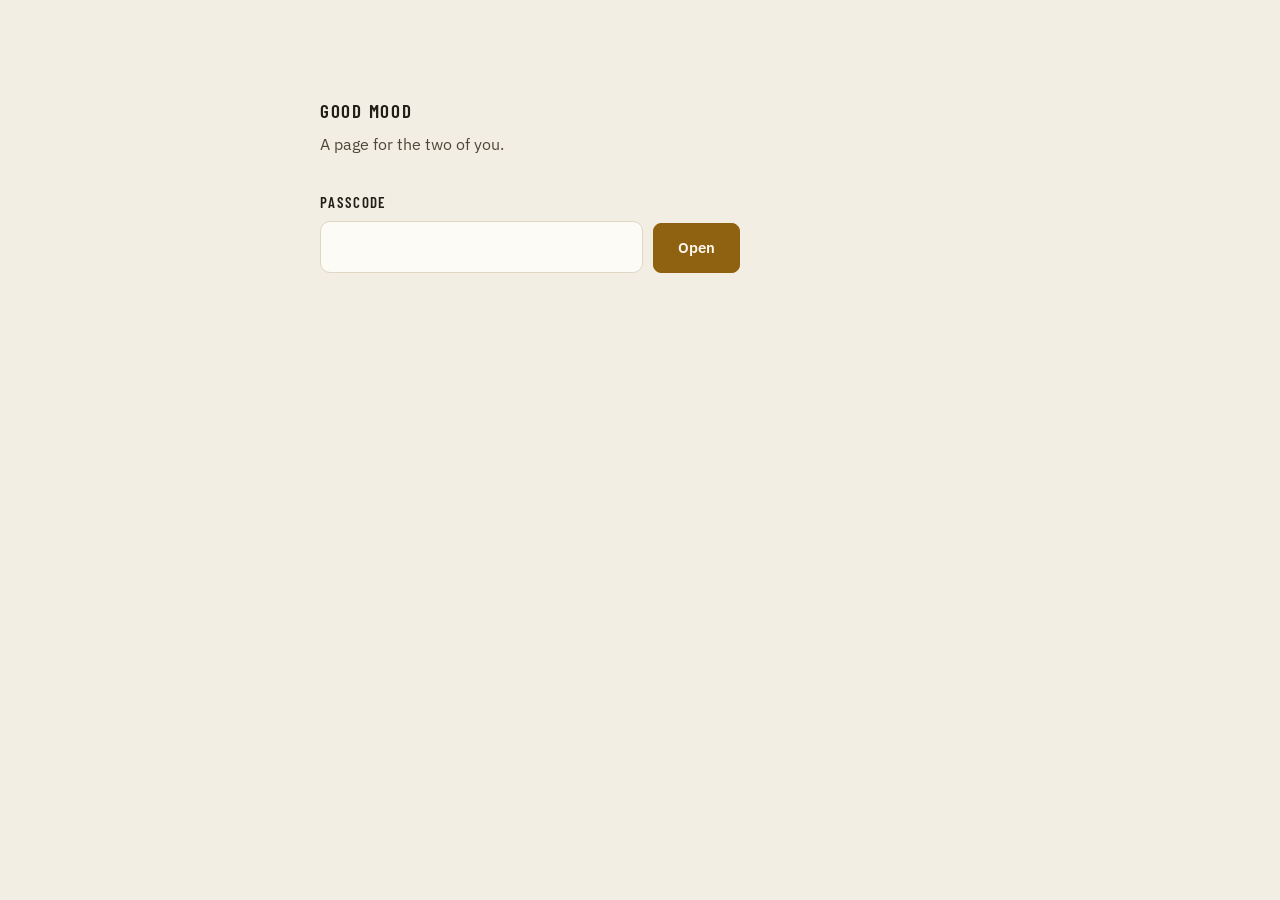
<file: matt-genna/index.html>
<!DOCTYPE html>
<html lang="en">
<head>
<meta charset="UTF-8" />
<meta name="viewport" content="width=device-width, initial-scale=1.0" />
<title>Matt &amp; Genna</title>
<link rel="preconnect" href="https://fonts.googleapis.com" />
<link rel="preconnect" href="https://fonts.gstatic.com" crossorigin />
<link href="https://fonts.googleapis.com/css2?family=Barlow+Condensed:wght@500;600;700&family=IBM+Plex+Sans:wght@400;500;600&family=IBM+Plex+Mono:wght@400;500&display=swap" rel="stylesheet" />
<style>html,body{margin:0; padding:0; background:#F3EEE4; color-scheme:light;}</style>
<style>
  /* ------------------------------------------------------------------ *
     Everything below is scoped to #lr-page. Nothing here styles a bare
     body, h1, p, input or button, so this can be dropped into a page that
     already has its own design without the two fighting.
   * ------------------------------------------------------------------ */

  #lr-page{
    /* Tokens live on the wrapper rather than :root so they cannot collide
       with a variable of the same name on the host site. */
    --lr-paper:#F3EEE4; --lr-raised:#FDFBF6; --lr-sunken:#EDE6D8; --lr-line:#DFD6C3;
    --lr-ink:#221E17; --lr-ink-2:#4E4839; --lr-on-mark:#FFF9EE;
    --lr-gold:#8E6210; --lr-green:#157A70;
    --lr-lift:0 1px 2px rgba(60,50,30,.05),0 16px 36px -16px rgba(60,50,30,.18);
    --lr-display:'Barlow Condensed','Arial Narrow',sans-serif;
    --lr-text:'IBM Plex Sans',-apple-system,BlinkMacSystemFont,'Segoe UI',sans-serif;
    --lr-mono:'IBM Plex Mono',ui-monospace,'SF Mono',Menlo,monospace;
    --lr-r-card:14px; --lr-r-well:10px; --lr-r-ctrl:8px;
    --lr-ease:cubic-bezier(0.16,1,0.3,1);

    /* Break out of whatever the site drops this into and paint the paper
       right across the window. This is the no-script baseline and it is
       correct whenever the column it sits in is centred; the script
       measures the real offset afterwards and corrects it for a cell that
       is not. Height is never set — it comes from the words. */
    position:relative;
    left:50%;
    width:100vw;
    margin-left:-50vw;
    margin-right:-50vw;

    background:var(--lr-paper);
    color:var(--lr-ink);
    font-family:var(--lr-text) !important;
    font-size:16px;
    line-height:1.6;
    text-align:left;
    -webkit-font-smoothing:antialiased;
  }
  #lr-page, #lr-page *, #lr-page *::before, #lr-page *::after{box-sizing:border-box;}

  /* ---------- put the host site's typography back to neutral ---------- */
  #lr-page h1,#lr-page h2,#lr-page h3,#lr-page p,#lr-page ul,#lr-page ol,
  #lr-page li,#lr-page form,#lr-page fieldset,#lr-page legend,#lr-page figure{
    margin:0; padding:0; border:0; background:none; text-align:left;
  }
  #lr-page ul,#lr-page ol{list-style:none;}
  #lr-page fieldset{min-width:0;}
  #lr-page h1,#lr-page h2,#lr-page h3{
    font:inherit; color:inherit; letter-spacing:normal; text-transform:none;
  }
  #lr-page p,#lr-page li,#lr-page span,#lr-page legend,#lr-page label,#lr-page div{
    font-family:inherit; color:inherit; letter-spacing:normal; text-transform:none;
  }
  #lr-page button,#lr-page input,#lr-page textarea{
    font-family:var(--lr-text) !important;
    color:var(--lr-ink) !important;
    font-size:16px; line-height:1.6; margin:0;
    letter-spacing:normal; text-transform:none;
  }
  #lr-page button,#lr-page textarea,
  #lr-page input:not([type=radio]):not([type=checkbox]){
    -webkit-appearance:none; appearance:none; background:none; border:0; border-radius:0;
  }
  #lr-page input[type=radio]{-webkit-appearance:radio; appearance:radio; background:none;}
  #lr-page a{
    color:var(--lr-gold) !important; text-decoration:underline;
    text-decoration-thickness:1px; text-underline-offset:3px;
  }
  #lr-page a:hover{color:var(--lr-ink) !important;}
  #lr-page [hidden]{display:none !important;}
  #lr-page button:focus-visible,#lr-page input:focus-visible,
  #lr-page textarea:focus-visible,#lr-page a:focus-visible,#lr-page audio:focus-visible{
    outline:2px solid var(--lr-green); outline-offset:2px;
  }

  /* ---------- the door ---------- */
  #lr-page .door{max-width:680px; margin:0 auto; padding:96px 20px 72px;}
  #lr-page .brand{
    font-family:var(--lr-display); font-weight:600; font-size:19px; letter-spacing:.09em;
    text-transform:uppercase; margin:0 0 6px; color:var(--lr-ink);
  }
  #lr-page .door-lede{margin:0 0 32px; color:var(--lr-ink-2);}
  #lr-page #lr-door-form{display:flex; flex-wrap:wrap; gap:10px; align-items:flex-end; max-width:420px;}
  #lr-page #lr-door-form label{
    display:block; font-family:var(--lr-display); font-size:15px; font-weight:600;
    letter-spacing:.09em; text-transform:uppercase; margin-bottom:7px; color:var(--lr-ink);
  }
  #lr-page .field{flex:1 1 200px;}
  #lr-page #lr-pass{
    width:100%; font-family:var(--lr-mono) !important; font-size:16px;
    background:var(--lr-raised); border:1px solid var(--lr-line);
    border-radius:var(--lr-r-well); padding:12px 14px;
  }
  #lr-page #lr-pass:focus{border-color:var(--lr-green);}
  #lr-page #lr-msg{min-height:1.6em; margin:16px 0 0; color:var(--lr-ink); max-width:44ch;}
  #lr-page #lr-msg:empty{margin:0;}

  /* ---------- buttons ---------- */
  #lr-page .btn{
    font-family:var(--lr-text) !important; font-size:15px; font-weight:600;
    border-radius:var(--lr-r-ctrl); padding:12px 24px; cursor:pointer;
    border:1px solid transparent; min-height:44px;
    transition:background .15s var(--lr-ease), color .15s var(--lr-ease), border-color .15s var(--lr-ease);
  }
  #lr-page .btn-primary{
    background:var(--lr-gold) !important; color:var(--lr-on-mark) !important;
    border-color:var(--lr-gold);
  }
  #lr-page .btn-primary:hover{background:var(--lr-ink) !important; border-color:var(--lr-ink);}
  #lr-page .btn-primary[disabled]{opacity:.65; cursor:default;}
  #lr-page .btn-quiet{
    background:none !important; color:var(--lr-ink) !important;
    border-color:var(--lr-line); font-weight:500;
  }
  #lr-page .btn-quiet:hover{border-color:var(--lr-green);}
  #lr-page .btn-quiet.done{
    background:var(--lr-green) !important; border-color:var(--lr-green);
    color:var(--lr-on-mark) !important;
  }

  /* ---------- the page ---------- */
  #lr-page .wrap{max-width:680px; margin:0 auto; padding:0 20px 72px; width:100%;}
  #lr-page .hero{padding:64px 0 8px;}
  #lr-page .eyebrow{
    font-family:var(--lr-display); font-weight:600; font-size:15px; letter-spacing:.09em;
    text-transform:uppercase; color:var(--lr-gold); margin:0 0 14px;
  }
  #lr-page .hero h1{
    font-family:var(--lr-display); font-weight:600; font-size:clamp(44px,11vw,72px);
    line-height:.96; letter-spacing:.01em; text-transform:uppercase; margin:0 0 16px;
    color:var(--lr-ink);
  }
  #lr-page .hero-when{
    font-family:var(--lr-mono); font-size:13.5px; line-height:1.6;
    color:var(--lr-ink-2); margin:0 0 22px;
  }
  #lr-page .hero-lede{font-size:17px; margin:0; max-width:44ch;}

  #lr-page .card{
    background:var(--lr-raised); border:1px solid var(--lr-line);
    border-radius:var(--lr-r-card); padding:28px 26px; margin:22px 0;
    box-shadow:var(--lr-lift); width:100%;
  }
  #lr-page .card h2{
    font-family:var(--lr-display); font-size:24px; font-weight:600; letter-spacing:.05em;
    text-transform:uppercase; margin:0 0 18px; color:var(--lr-ink);
  }
  #lr-page .lede{color:var(--lr-ink-2); margin:16px 0 0;}
  #lr-page .card > .lede:first-of-type{margin:-6px 0 18px;}

  /* timeline */
  #lr-page .timeline{list-style:none; margin:0; padding:0;}
  #lr-page .timeline li{
    display:flex; gap:16px; padding:15px 0; border-top:1px solid var(--lr-line);
  }
  #lr-page .timeline li:first-child{border-top:none; padding-top:0;}
  #lr-page .t-time{
    font-family:var(--lr-mono); font-size:12.5px; line-height:1.75; margin:0;
    flex:0 0 82px; color:var(--lr-ink); font-variant-numeric:tabular-nums;
  }
  #lr-page .t-body{flex:1 1 auto; min-width:0;}
  #lr-page .t-body p{margin:0;}
  #lr-page .t-name{font-weight:600;}
  #lr-page .t-body p + p{margin-top:5px; color:var(--lr-ink-2);}
  #lr-page .t-note{
    margin-top:10px !important; padding:11px 13px; background:var(--lr-sunken);
    border:1px solid var(--lr-line); border-radius:var(--lr-r-well); font-size:14.5px;
  }

  /* songs */
  #lr-page .songs{display:flex; flex-direction:column;}
  #lr-page .song{padding:16px 0; border-top:1px solid var(--lr-line);}
  #lr-page .song:first-child{border-top:none; padding-top:0;}
  #lr-page .song p{margin:0;}
  #lr-page .s-moment{
    font-family:var(--lr-display); font-size:15px; font-weight:600; letter-spacing:.09em;
    text-transform:uppercase; color:var(--lr-gold); margin-bottom:5px !important;
  }
  #lr-page .s-title{font-size:16.5px;}
  #lr-page .s-tag{
    font-family:var(--lr-mono); font-size:12px; letter-spacing:.03em;
    color:var(--lr-ink-2); white-space:nowrap;
  }
  #lr-page .s-note{margin-top:5px !important; color:var(--lr-ink-2); font-size:15px;}

  #lr-page .player{
    margin-top:13px; padding:13px; background:var(--lr-sunken);
    border:1px solid var(--lr-line); border-radius:var(--lr-r-well);
  }
  #lr-page .p-label{
    font-family:var(--lr-display); font-size:14px; font-weight:600; letter-spacing:.09em;
    text-transform:uppercase; margin-bottom:9px !important; color:var(--lr-ink);
  }
  #lr-page .p-status{font-size:14.5px; color:var(--lr-ink-2);}
  /* the player takes the width of the card, never of the block it was
     pasted into */
  #lr-page .player audio{width:100%; max-width:100%; display:block;}
  #lr-page .player audio[hidden]{display:none !important;}

  /* lists */
  #lr-page .links{list-style:none; margin:0; padding:0;}
  #lr-page .links li + li{margin-top:11px;}
  #lr-page .links a{font-size:16.5px;}
  #lr-page .nope{margin:0; padding:0 0 0 20px; list-style:disc;}
  #lr-page .nope li{margin-bottom:7px;}

  /* form */
  #lr-page .fld{display:block; font-weight:600; font-size:15px; margin:22px 0 8px;}
  #lr-page .fld.sub{font-weight:500; margin-top:14px;}
  #lr-page form > .fld:first-child{margin-top:0;}
  #lr-page input[type=text],#lr-page input[type=url],#lr-page textarea{
    width:100%; max-width:100%;
    background:var(--lr-sunken); border:1px solid var(--lr-line);
    border-radius:var(--lr-r-well); padding:12px 13px;
  }
  #lr-page input:focus,#lr-page textarea:focus{border-color:var(--lr-green);}
  #lr-page input::placeholder,#lr-page textarea::placeholder{color:var(--lr-ink-2); opacity:1;}
  #lr-page textarea{resize:vertical;}
  #lr-page .fld-set{
    border:1px solid var(--lr-line); border-radius:var(--lr-r-well);
    padding:16px 16px 18px; margin:22px 0 0;
  }
  /* These questions are long, so on a phone the legend wraps to two or three
     lines — and a wrapped legend straddles the top border, which then runs
     straight through the words. Floating it drops it inside the box as an
     ordinary block and lets the border close; the rest of the set clears it.
     `clear` rather than `overflow:hidden`, which would crop the focus rings. */
  #lr-page .fld-set legend{
    float:left; width:100%; padding:0; margin:0 0 10px;
    font-weight:600; font-size:15px;
  }
  #lr-page .fld-set > *:not(legend){clear:both;}
  /* A finger, not a mouse: each choice is a 44px-tall row and the whole
     width of it is the label, so tapping the words picks the button. */
  #lr-page .opt{
    display:flex; align-items:center; gap:10px; min-height:44px;
    padding:6px 0; margin-top:2px; cursor:pointer; width:100%;
  }
  #lr-page .opt input{
    margin:0; width:20px; height:20px; flex:none; accent-color:var(--lr-gold);
  }
  #lr-page .actions{display:flex; flex-wrap:wrap; gap:11px; margin-top:28px;}
  #lr-page .say{min-height:1.6em; margin:14px 0 0; color:var(--lr-ink-2);}
  #lr-page .say:empty{margin:0;}

  #lr-page .page-foot{padding:8px 0 0; color:var(--lr-ink-2);}
  #lr-page .page-foot p{margin:0;}

  @media(max-width:520px){
    #lr-page .card{padding:22px 18px;}
    #lr-page .timeline li{flex-direction:column; gap:5px;}
    #lr-page .t-time{flex:none;}
    #lr-page .door{padding:64px 20px 56px;}
  }

  #lr-page .fade{animation:lr-fade .5s var(--lr-ease) both;}
  @keyframes lr-fade{from{opacity:0; transform:translateY(10px)} to{opacity:1; transform:none}}
  @media(prefers-reduced-motion:reduce){
    #lr-page *,#lr-page *::before,#lr-page *::after{
      animation:none !important; transition:none !important;
    }
  }
</style>
</head>
<body>
<div id="lr-page">
  <div id="lr-door" class="door">
    <p class="brand">Good Mood</p>
    <p class="door-lede">A page for the two of you.</p>
    <form id="lr-door-form" novalidate>
      <div class="field">
        <label for="lr-pass">Passcode</label>
        <input id="lr-pass" name="lr-pass" type="password" autocomplete="off"
               autocapitalize="off" autocorrect="off" spellcheck="false"
               aria-describedby="lr-msg" />
      </div>
      <button type="submit" id="lr-open" class="btn btn-primary">Open</button>
    </form>
    <p id="lr-msg" role="alert"></p>
  </div>
  <div id="lr-body" class="wrap" hidden></div>
</div>
<script>
/*
  The door, browser side. Same lock as the Conduit's members' area:
  OpenSSL's salted format, PBKDF2-HMAC-SHA256 100000 rounds, AES-256-CBC.
  Browser natives only — no library, nothing loaded from anywhere else.

  Written to survive being pasted into somebody else's page: it takes no
  globals, waits for the document properly rather than assuming it is last,
  looks everything up inside its own wrapper, and does nothing at all if the
  wrapper is not there.

  WebCrypto only exists in a secure context: https, or localhost. Opened as
  a file:// this page cannot unlock anything. See VERIFY.md.
*/
(function () {
  "use strict";

  var MAGIC = "Salted__";
  var ITERATIONS = 100000;
  var BASE = "";
  var MAILTO = "hello@savvysoundscollective.com";
  var SUBJECT = "Matt & Genna — answers";

  var rootEl, doorEl, bodyEl, formEl, passEl, btnEl, msgEl;

  // One state, three values. The Open button is guarded by this and not by
  // a timer: two fast presses, and the second one finds "working" and stops.
  var state = "idle"; // idle | working | open

  function gone(what) {
    var e = new Error(what);
    e.gone = true;
    return e;
  }

  function bytesFromBase64(b64) {
    var clean = String(b64).replace(/\s+/g, "");
    var binary = atob(clean);
    var out = new Uint8Array(binary.length);
    for (var i = 0; i < binary.length; i++) out[i] = binary.charCodeAt(i);
    return out;
  }

  /* OpenSSL's salted blob + passcode -> the bytes that went in. Throws on
     a wrong passcode (the padding fails) and on anything not that shape. */
  async function decryptBlob(blob, passcode) {
    if (blob.length < 16) throw new Error("not the right shape");
    if (new TextDecoder().decode(blob.slice(0, 8)) !== MAGIC) {
      throw new Error("not the right shape");
    }
    var salt = blob.slice(8, 16);
    var ciphertext = blob.slice(16);

    var passKey = await crypto.subtle.importKey(
      "raw", new TextEncoder().encode(passcode), "PBKDF2", false, ["deriveBits"]);
    var bits = await crypto.subtle.deriveBits(
      { name: "PBKDF2", salt: salt, iterations: ITERATIONS, hash: "SHA-256" },
      passKey, 48 * 8);
    var derived = new Uint8Array(bits);
    var key = await crypto.subtle.importKey(
      "raw", derived.slice(0, 32), "AES-CBC", false, ["decrypt"]);

    return crypto.subtle.decrypt(
      { name: "AES-CBC", iv: derived.slice(32, 48) }, key, ciphertext);
  }

  async function grab(url) {
    var r;
    try {
      r = await fetch(url, { cache: "no-store" });
    } catch (e) {
      throw gone("could not reach " + url);
    }
    if (!r.ok) throw gone(url + " is not there");
    return r;
  }

  /* The page body: base64 on the wire, text at the end. `fatal` on the
     decoder closes the last gap — roughly one wrong passcode in 256 has
     padding that happens to check out, and its bytes are not UTF-8. */
  async function unlockText(url, passcode) {
    var b64 = await (await grab(url)).text();
    var plain = await decryptBlob(bytesFromBase64(b64), passcode);
    return new TextDecoder("utf-8", { fatal: true }).decode(plain);
  }

  /* The songs: raw binary on the wire, 3.8 MB and 4.3 MB of it. */
  async function unlockBytes(url, passcode) {
    var buf = await (await grab(url)).arrayBuffer();
    return decryptBlob(new Uint8Array(buf), passcode);
  }

  function remember(passcode) {
    try { sessionStorage.setItem("lr-pass", passcode); } catch (e) { /* private window */ }
  }
  function remembered() {
    try { return sessionStorage.getItem("lr-pass") || ""; } catch (e) { return ""; }
  }
  function forget() {
    try { sessionStorage.removeItem("lr-pass"); } catch (e) { /* nothing to do */ }
  }

  // ------------------------------------------------------------------ //
  // Filling the window.
  // ------------------------------------------------------------------ //

  /* The stylesheet already pulls the wrapper out to the full window, which
     is right whenever the column it was pasted into is centred. A page
     builder can just as easily drop it in a narrow cell over on the left,
     and then a fixed -50vw pulls it to the wrong place — so measure where
     the cell actually put us and take exactly that much back.

     `clientWidth` and not `100vw` on purpose: it leaves out the scrollbar,
     so the page cannot end up scrolling sideways by its width. */
  function fillWindow() {
    if (!rootEl) return;
    var s = rootEl.style;
    s.left = "0px";
    s.marginLeft = "0px";
    s.marginRight = "0px";
    s.width = "auto";
    var offset = rootEl.getBoundingClientRect().left;
    s.marginLeft = (-offset) + "px";
    s.width = document.documentElement.clientWidth + "px";
  }

  var refit = null;
  function fillWindowSoon() {
    clearTimeout(refit);
    refit = setTimeout(fillWindow, 120);
  }

  // ------------------------------------------------------------------ //
  // Opening.
  // ------------------------------------------------------------------ //

  async function open(passcode, quiet) {
    if (state !== "idle") return;
    if (!passcode) {
      msgEl.textContent = "Type the passcode we sent you.";
      passEl.focus();
      return;
    }
    state = "working";
    btnEl.disabled = true;
    if (!quiet) msgEl.textContent = "Opening…";

    var html = null, used = passcode, failure = null;
    var lower = passcode.toLowerCase();

    try {
      html = await unlockText(BASE + "locked/page.enc", passcode);
    } catch (e) {
      failure = e;
      /* A phone keyboard puts a capital on the first letter by reflex, so
         "Sunset" turns up for "sunset" and the couple get told their own
         passcode is wrong. Try it once in lower case before saying so.
         Not retried when the file could not be fetched at all — that is a
         different problem and a second go would not help. */
      if (!e.gone && lower !== passcode) {
        try {
          html = await unlockText(BASE + "locked/page.enc", lower);
          used = lower;
          failure = null;
        } catch (e2) {
          failure = e2;
        }
      }
    }

    if (failure) {
      state = "idle";
      btnEl.disabled = false;
      forget();
      msgEl.textContent = failure.gone
        ? "This page won't open — let us know."
        : "That's not it — check the passcode we sent you.";
      passEl.setAttribute("aria-invalid", "true");
      passEl.select();
      passEl.focus();
      return;
    }

    bodyEl.innerHTML = html;
    bodyEl.hidden = false;
    bodyEl.classList.add("fade");
    doorEl.remove();
    state = "open";
    remember(used);

    // A long page can bring on a scrollbar, which changes how wide the
    // window is; measure again now there is something in it.
    fillWindow();

    wireForm();
    // The songs are big; the page is readable long before they land.
  }

  function tryOpen(ev) {
    ev.preventDefault();
    passEl.removeAttribute("aria-invalid");
    open(passEl.value.trim(), false);
  }

  // ------------------------------------------------------------------ //
  // The two players.
  // ------------------------------------------------------------------ //

  /* Ready means the browser has read the song's own header, which is what
     puts a real length on the scrubber. The timer is there so a song that
     never reports still gets its player instead of "Loading" forever. */
  function ready(audio) {
    return new Promise(function (resolve) {
      if (audio.readyState >= 1) return resolve();
      var t = setTimeout(done, 10000);
      function done() {
        clearTimeout(t);
        audio.removeEventListener("loadedmetadata", done);
        audio.removeEventListener("error", done);
        resolve();
      }
      audio.addEventListener("loadedmetadata", done);
      audio.addEventListener("error", done);
    });
  }

  async function player(name, url, passcode) {
    var audio = bodyEl.querySelector("#audio-" + name);
    var status = bodyEl.querySelector("#p-status-" + name);
    if (!audio || !status) return;
    try {
      var buf = await unlockBytes(url, passcode);
      audio.src = URL.createObjectURL(new Blob([buf], { type: "audio/mpeg" }));
      await ready(audio);
      audio.hidden = false;
      status.hidden = true;
    } catch (e) {
      status.textContent = "This one won't play here — let us know.";
    }
  }

  // ------------------------------------------------------------------ //
  // The answers.
  // ------------------------------------------------------------------ //

  /* Every question they answered, in the order they appear on the page;
     blanks are left out.

     The wording of each question is read off the page itself — the label
     over a box, the legend over a set of choices — and is never repeated
     in here. Two reasons, and the second is the important one: the
     questions can be reworded in one place, and this file is PUBLIC.
     Everything of the couple's lives inside the locked page; a copy of
     their questions sitting in the door would hand over the very thing
     the lock is for. */
  function answers() {
    var form = bodyEl.querySelector("#answers");
    if (!form) return "";
    var lines = [];
    var done = {};
    var fields = form.querySelectorAll("input, textarea");

    for (var i = 0; i < fields.length; i++) {
      var el = fields[i];

      if (el.type === "radio") {
        if (done[el.name]) continue;      // one line per set of choices
        done[el.name] = true;
        var picked = form.querySelector('input[name="' + el.name + '"]:checked');
        if (!picked) continue;
        var box = el.closest("fieldset");
        var legend = box ? box.querySelector("legend") : null;
        lines.push((legend ? legend.textContent.trim() : el.name)
                   + "\n" + picked.value);
        continue;
      }

      var value = el.value.trim();
      if (!value) continue;
      var label = el.id ? form.querySelector('label[for="' + el.id + '"]') : null;
      lines.push((label ? label.textContent.trim() : (el.name || el.id))
                 + "\n" + value);
    }
    return lines.join("\n\n");
  }

  function mailto(body) {
    return "mailto:" + MAILTO
      + "?subject=" + encodeURIComponent(SUBJECT)
      + "&body=" + encodeURIComponent(body);
  }

  function wireForm() {
    var form = bodyEl.querySelector("#answers");
    var send = bodyEl.querySelector("#send-btn");
    var copy = bodyEl.querySelector("#copy-btn");
    var say = bodyEl.querySelector("#say");
    if (!form || !send || !copy || !say) return;

    // Kept current as they type, so the button always carries exactly what
    // it would send.
    function refresh() { send.dataset.mailto = mailto(answers()); }
    form.addEventListener("input", refresh);
    form.addEventListener("change", refresh);
    refresh();

    send.addEventListener("click", function () {
      var body = answers();
      if (!body) { say.textContent = "Nothing filled in yet."; return; }
      refresh();
      say.textContent = "Opening your mail app…";
      window.location.href = send.dataset.mailto;
    });

    var back = null;
    copy.addEventListener("click", async function () {
      var body = answers();
      if (!body) { say.textContent = "Nothing filled in yet."; return; }
      try {
        await navigator.clipboard.writeText(body);
        copy.textContent = "Copied";
        copy.classList.add("done");
        say.textContent = "";
        clearTimeout(back);
        back = setTimeout(function () {
          copy.textContent = "Copy the answers";
          copy.classList.remove("done");
        }, 3000);
      } catch (e) {
        say.textContent = "Couldn't copy — use Send your answers instead.";
      }
    });
  }

  // ------------------------------------------------------------------ //
  // Starting up, whenever the host page happens to get here.
  // ------------------------------------------------------------------ //

  function start() {
    rootEl = document.getElementById("lr-page");
    if (!rootEl) return;                       // not our page; do nothing
    doorEl = rootEl.querySelector("#lr-door");
    bodyEl = rootEl.querySelector("#lr-body");
    formEl = rootEl.querySelector("#lr-door-form");
    passEl = rootEl.querySelector("#lr-pass");
    btnEl = rootEl.querySelector("#lr-open");
    msgEl = rootEl.querySelector("#lr-msg");
    if (!doorEl || !bodyEl || !formEl || !passEl || !btnEl || !msgEl) return;

    fillWindow();
    window.addEventListener("resize", fillWindowSoon);
    window.addEventListener("orientationchange", fillWindowSoon);

    /* On a phone the address bar slides away and the window quietly gets
       taller and sometimes wider; Safari reports that here rather than as
       a plain resize. Watching the page element instead does NOT work —
       once this wrapper is a stale width it is what holds the page open,
       so its box stops changing and the reading never corrects itself. */
    if (window.visualViewport) {
      window.visualViewport.addEventListener("resize", fillWindowSoon);
    }

    formEl.addEventListener("submit", tryOpen);

    // The Go key on a phone keyboard, said out loud. Most browsers turn it
    // into a submit on their own, but this page is opened on a phone first
    // and that is the main way in, so it does not get left to chance.
    // `state` still guards it: Go and then Open cannot open the page twice.
    passEl.addEventListener("keydown", function (ev) {
      if (ev.key === "Enter") tryOpen(ev);
    });

    // A reload inside the same tab should not ask again.
    var saved = remembered();
    if (saved) open(saved, true);
  }

  if (document.readyState === "loading") {
    document.addEventListener("DOMContentLoaded", start);
  } else {
    start();
  }
})();
</script>
</body>
</html>
</file>
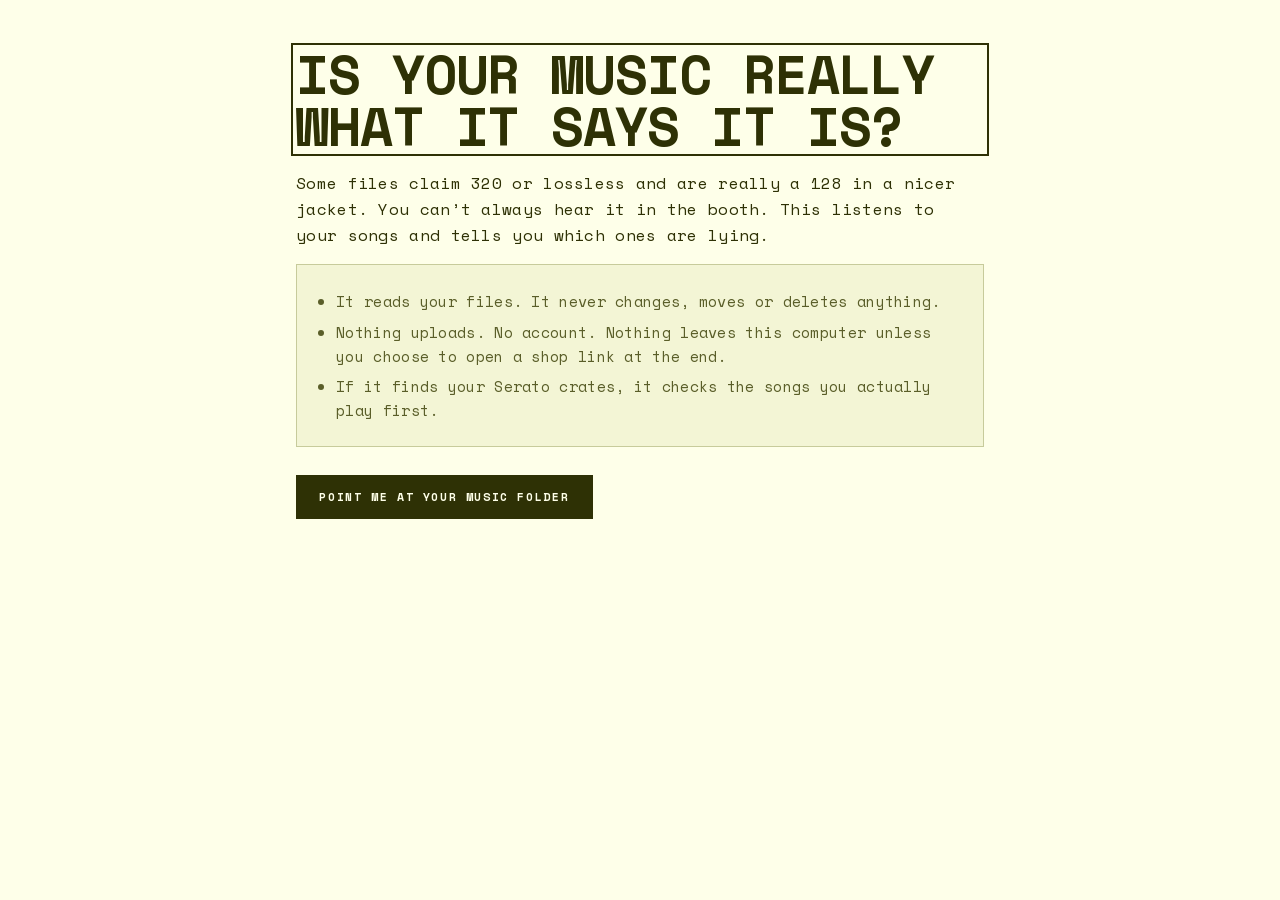
<file: quality-check/index.html>
<!doctype html>
<html lang="en">
<head>
<meta charset="utf-8">
<meta name="robots" content="noindex, nofollow">
<meta name="viewport" content="width=device-width, initial-scale=1">
<title>Quality Check — is your music really what it says it is?</title>
<style>
/* Space Mono — Copyright 2016 The Space Mono Project Authors, SIL Open Font
   License 1.1. Carried inside this file rather than fetched, so the page
   keeps its promise that nothing leaves the computer, and so it still looks
   right on a laptop with no wifi. savvysoundscollective.com sets its
   headlines in changeling-neo, which is licensed through Adobe and cannot
   travel in a file like this; everything here is Space Mono, which is the
   site's own body face. */
@font-face {
  font-family: "Space Mono"; font-style: normal; font-weight: 400; font-display: swap;
  src: url([data-uri]) format("woff2");
}
@font-face {
  font-family: "Space Mono"; font-style: normal; font-weight: 700; font-display: swap;
  src: url([data-uri]) format("woff2");
}

/* The palette is savvysoundscollective.com's own, read off the live site:
   cream #FEFFE9 and olive #2E3105. Everything quieter is that same olive
   lightened, never grey, so the page stays one hue. Measured against the
   surfaces they sit on: soft 6.75:1, quiet 5.83:1, the two marks 6.6:1 and
   7.0:1 on their tints. The site commits to cream in every light, and so
   does this. */
:root {
  --bg: #FEFFE9;
  --surface: #F3F5D5;
  --line: #C7CB9B;
  --ink: #2E3105;
  --ink-soft: #5A5E29;
  --ink-quiet: #63682E;
  --bad: #93301C;
  --bad-bg: #F8E9E2;
  --watch: #6B4A05;
  --watch-bg: #F7EFD2;
  --good: #2F5D2A;
  --tap: 44px;
  --label: 0.72rem;
}
* { box-sizing: border-box; }
html, body { margin: 0; padding: 0; }
body {
  background: var(--bg);
  color: var(--ink);
  font: 400 15px/1.6 "Space Mono", ui-monospace, SFMono-Regular, Menlo, monospace;
  letter-spacing: 0.02em;
  -webkit-font-smoothing: antialiased;
}
::selection { background: var(--ink); color: var(--bg); }
main { max-width: 46rem; margin: 0 auto; padding: 3rem 1.5rem 6rem; }

h1 {
  font-size: clamp(2.1rem, 6vw, 3.4rem);
  font-weight: 700;
  text-transform: uppercase;
  letter-spacing: -0.02em;
  line-height: 0.95;
  margin: 0 0 1.25rem;
}
h2 {
  font-size: var(--label);
  font-weight: 700;
  text-transform: uppercase;
  letter-spacing: 0.14em;
  color: var(--ink-soft);
  margin: 2.5rem 0 0.75rem;
}
p { margin: 0 0 1rem; color: var(--ink-soft); }
.lede { font-size: 1rem; color: var(--ink); }
.screen[hidden] { display: none; }

button, .btn {
  font: 700 var(--label)/1 "Space Mono", ui-monospace, monospace;
  text-transform: uppercase;
  letter-spacing: 0.14em;
  min-height: var(--tap);
  border-radius: 0;
  border: 1px solid var(--ink);
  padding: 0.85rem 1.4rem;
  cursor: pointer;
}
/* The site's own page buttons are all outlines; its one solid button is the
   header's call to action, olive filled with cream on top. A tool needs its
   main action to be unmistakable, so the primary here borrows that. */
.primary { background: var(--ink); color: var(--bg); }
.secondary { background: transparent; color: var(--ink); border-color: var(--line); }
.primary:hover { background: #3E4208; }
.secondary:hover { border-color: var(--ink); }
:focus-visible { outline: 2px solid var(--ink); outline-offset: 3px; }

.promise { background: var(--surface); border: 1px solid var(--line); padding: 1.1rem 1.35rem; margin: 0 0 1.75rem; }
.promise ul { margin: 0; padding-left: 1.1rem; color: var(--ink-soft); }
.promise li { margin: 0.4rem 0; }

.crates { list-style: none; margin: 0.5rem 0 0; padding: 0; }
.crates li { margin: 0 0 0.4rem; }
.crate {
  display: flex; align-items: baseline; gap: 0.9rem; width: 100%;
  text-align: left; background: var(--surface); border: 1px solid var(--line);
  color: var(--ink); text-transform: none; letter-spacing: 0.02em; font-weight: 400;
}
.crate:hover:not(:disabled) { border-color: var(--ink); }
.crate:disabled { opacity: 0.5; cursor: default; }
.crate .where { color: var(--ink-quiet); font-size: 0.78rem; display: block; text-transform: uppercase; letter-spacing: 0.1em; }
.crate .name { font-weight: 700; flex: 1; text-transform: uppercase; letter-spacing: 0.06em; }
.crate .count { color: var(--ink-quiet); font-size: 0.78rem; white-space: nowrap; text-transform: uppercase; letter-spacing: 0.08em; }

.bar { height: 6px; background: var(--surface); border: 1px solid var(--line); overflow: hidden; margin: 0.9rem 0; }
.bar div { height: 100%; background: var(--ink); width: 0; transition: width 0.2s linear; }
@media (prefers-reduced-motion: reduce) {
  * { animation: none !important; transition: none !important; scroll-behavior: auto !important; }
}

.result { border-top: 1px solid var(--line); padding: 0.9rem 0; }
.result:first-of-type { border-top: 0; }
.song { font-weight: 700; overflow-wrap: anywhere; }
.verdict { font-size: 0.85rem; margin-top: 0.2rem; }
.tag {
  display: inline-block; border-radius: 0; padding: 0.15rem 0.5rem;
  font-size: 0.66rem; font-weight: 700; text-transform: uppercase; letter-spacing: 0.12em;
  vertical-align: 0.1em;
}
.tag.bad { background: var(--bad-bg); color: var(--bad); border: 1px solid var(--bad); }
.tag.watch { background: var(--watch-bg); color: var(--watch); border: 1px solid var(--watch); }
.tag.plain { background: transparent; color: var(--ink-quiet); border: 1px solid var(--line); }
.clear { color: var(--good); font-weight: 700; text-transform: uppercase; letter-spacing: 0.08em; }
.quiet { color: var(--ink-quiet); font-size: 0.85rem; }
details { margin-top: 1.25rem; }
summary {
  cursor: pointer; min-height: var(--tap); display: flex; align-items: center;
  color: var(--ink); font-weight: 700; font-size: var(--label);
  text-transform: uppercase; letter-spacing: 0.12em;
}
.donow {
  display: flex; align-items: center; gap: 0.75rem 1rem; flex-wrap: wrap;
  margin-top: 0.6rem;
}
button.small { min-height: 32px; padding: 0.4rem 0.8rem; font-size: 0.66rem; }
.topend { display: inline-flex; align-items: center; gap: 3px; }
.topend .seg {
  width: 9px; height: 13px; border: 1px solid var(--line); background: transparent;
}
.topend .seg.on { background: var(--ink); border-color: var(--ink); }
.topend .quiet { margin-left: 0.4rem; }
.shops a.shop {
  color: var(--ink); text-decoration: underline; text-underline-offset: 3px;
  text-decoration-thickness: 1px;
}
.shops a.shop:hover { text-decoration-thickness: 2px; }
/* On a phone these are fingers, not a mouse. The compact desktop sizes are
   fine for a pointer and far too small for a thumb, so the whole strip grows
   to a real target where the input is coarse or the screen is narrow. */
@media (pointer: coarse), (max-width: 640px) {
  .donow { gap: 0.9rem 1.1rem; }
  button.small { min-height: var(--tap); padding: 0.7rem 1.1rem; }
  .shops { display: flex; flex-wrap: wrap; align-items: center; gap: 0 0.5rem; }
  /* The label takes its own line so the three shops sit together and no
     separator is left stranded at the end of a wrapped line. */
  .shops > .quiet:first-child { flex: 0 0 100%; }
  .shops > .quiet:not(:first-child) { display: none; }
  .shops a.shop {
    display: inline-flex; align-items: center; min-height: var(--tap);
    padding: 0 0.35rem;
  }
}
.miss { color: var(--ink-quiet); font-size: 0.85rem; margin: 0.2rem 0; overflow-wrap: anywhere; }
.row { display: flex; gap: 0.75rem; flex-wrap: wrap; align-items: center; }
.note {
  background: var(--watch-bg); color: var(--watch); border: 1px solid var(--watch);
  padding: 0.8rem 1rem; margin: 0 0 1.5rem; font-size: 0.85rem;
}
.note[hidden] { display: none; }
.sr-only { position: absolute; width: 1px; height: 1px; overflow: hidden; clip: rect(0 0 0 0); white-space: nowrap; }
</style>
</head>
<body>
<main>

<p id="note" class="note" role="alert" hidden></p>

<section id="start" class="screen">
  <h1>Is your music really what it says it is?</h1>
  <p class="lede">Some files claim 320 or lossless and are really a 128 in a nicer jacket.
     You can’t always hear it in the booth. This listens to your songs and tells you which
     ones are lying.</p>
  <div class="promise">
    <ul>
      <li>It reads your files. It never changes, moves or deletes anything.</li>
      <li>Nothing uploads. No account. Nothing leaves this computer unless you
          choose to open a shop link at the end.</li>
      <li>If it finds your Serato crates, it checks the songs you actually play first.</li>
    </ul>
  </div>
  <div class="row">
    <button id="pick" class="primary">Point me at your music folder</button>
  </div>
</section>

<section id="choose" class="screen" hidden>
  <h1>What should I listen to?</h1>
  <p id="found-line" class="lede"></p>
  <div id="no-serato" hidden>
    <p>I couldn’t find Serato crates in that folder. On a Mac they usually live in
       <strong>Music</strong>, in a folder called <strong>_Serato_</strong> — which might not be
       where your songs are.</p>
    <div class="row">
      <button id="pick-serato" class="primary">Point me at my Serato folder</button>
      <button id="skip-serato" class="secondary">Just check this folder</button>
    </div>
  </div>
  <div id="crate-list-wrap" hidden>
    <h2>Your crates</h2>
    <p class="quiet">Pick one to start. You can do another straight after.</p>
    <ul id="crate-list" class="crates"></ul>
    <div id="all-wrap">
      <h2>Or the lot</h2>
      <div class="row">
        <button id="check-all" class="secondary"></button>
      </div>
    </div>
  </div>
  <div class="row" style="margin-top:2rem">
    <button id="repick" class="secondary">Choose a different folder</button>
  </div>
</section>

<section id="listening" class="screen" hidden>
  <h1 id="listening-title">Listening…</h1>
  <div class="bar" aria-hidden="true"><div id="bar-fill"></div></div>
  <p id="progress" aria-live="polite"></p>
  <div class="row">
    <button id="stop" class="secondary">Stop</button>
  </div>
  <h2 class="sr-only">Found so far</h2>
  <div id="live-results"></div>
</section>

<section id="done" class="screen" hidden>
  <h1 id="done-title">Done</h1>
  <p id="done-line" class="lede"></p>
  <div id="results"></div>
  <details id="unheard-wrap" hidden>
    <summary id="unheard-summary"></summary>
    <div id="unheard"></div>
  </details>
  <details id="missing-wrap" hidden>
    <summary id="missing-summary"></summary>
    <div id="missing"></div>
  </details>
  <div class="row" style="margin-top:2rem">
    <button id="copy-list" class="primary" hidden>Copy the list to replace</button>
    <span id="copied-list" class="quiet" role="status"></span>
  </div>
  <div class="row" style="margin-top:1rem">
    <button id="again" class="secondary">Check another crate</button>
  </div>

  <h2>Anything odd?</h2>
  <p>This is a beta. If it called a song a fake and you know it isn’t — or it
     missed one you know is dodgy — that’s the most useful thing you can tell
     me. Copy the summary below and send it however we normally talk.</p>
  <div class="row">
    <button id="copy" class="secondary">Copy what it found</button>
    <span id="copied" class="quiet" role="status"></span>
  </div>
</section>

</main>

<script type="module">
// ---- rate.js -----------------------------------------------------
// A file's real sample rate, read from its own first bytes.
//
// Why this exists: a browser decodes audio into whatever rate its
// AudioContext runs at, NOT the rate the file was made at. That matters
// twice. The Nyquist guard in the ear needs the true rate — a 32 kHz file
// physically cannot hold anything above 16 kHz, and judged as if it were
// 44.1 kHz its honest ceiling reads as a brick wall and an old recording
// gets called a fake. And decoding at the file's own rate is the only way
// to reproduce the readings the maps were fitted against; anything else
// resamples, and a resampler leaves a wall of its own near the old Nyquist.
//
// So the page reads the rate here first, then decodes in a context built at
// exactly that rate. A file whose rate cannot be read is reported as
// "couldn't listen to this one" rather than guessed at.
//
// Only the first few kilobytes are ever needed, which is why this takes a
// slice rather than the whole song.

const MPEG_RATES = [
  [11025, 12000, 8000],     // MPEG 2.5
  [null, null, null],
  [22050, 24000, 16000],    // MPEG 2
  [44100, 48000, 32000],    // MPEG 1
];

const ascii = (b, i, n) => String.fromCharCode(...b.slice(i, i + n));
const be32 = (b, i) => (b[i] << 24 >>> 0) + (b[i + 1] << 16) + (b[i + 2] << 8) + b[i + 3];
const le32 = (b, i) => b[i] + (b[i + 1] << 8) + (b[i + 2] << 16) + (b[i + 3] << 24 >>> 0);

// ID3v2 tags sit in front of MP3s and are legal in front of FLACs too. The
// size is four 7-bit bytes — the top bit of each is always clear so the tag
// can never contain a false frame sync.
function afterID3(b) {
  if (b.length < 10 || ascii(b, 0, 3) !== "ID3") return 0;
  const size = (b[6] & 0x7f) * 2097152 + (b[7] & 0x7f) * 16384 +
               (b[8] & 0x7f) * 128 + (b[9] & 0x7f);
  return 10 + size + ((b[5] & 0x10) ? 10 : 0);   // footer, when flagged
}

function wav(b) {
  if (ascii(b, 0, 4) !== "RIFF" || ascii(b, 8, 4) !== "WAVE") return null;
  let i = 12;
  while (i + 8 <= b.length) {
    const id = ascii(b, i, 4), size = le32(b, i + 4);
    if (id === "fmt ") return le32(b, i + 12) || null;
    if (size <= 0) return null;
    i += 8 + size + (size & 1);          // chunks are word-aligned
  }
  return null;
}

function flac(b, start) {
  if (ascii(b, start, 4) !== "fLaC") return null;
  // First metadata block is always STREAMINFO. Its sample rate is the 20
  // bits beginning at byte 10 of the block body.
  const i = start + 4 + 4 + 10;
  if (i + 3 > b.length) return null;
  return ((b[i] << 12) | (b[i + 1] << 4) | (b[i + 2] >> 4)) || null;
}

function mp3(b, start) {
  // Walk to the first real frame sync. A tag byte can look like one, so the
  // version and layer fields have to be legal too.
  for (let i = start; i + 4 <= b.length && i < start + 200000; i++) {
    if (b[i] !== 0xff || (b[i + 1] & 0xe0) !== 0xe0) continue;
    const version = (b[i + 1] >> 3) & 0x03;
    const layer = (b[i + 1] >> 1) & 0x03;
    const rate = (b[i + 2] >> 2) & 0x03;
    if (layer === 0 || rate === 3 || version === 1) continue;
    const hz = MPEG_RATES[version][rate];
    if (hz) return hz;
  }
  return null;
}

// MP4/M4A: the rate lives in the audio track's mdhd timescale. Boxes are
// [4 bytes length][4 bytes name], and the ones on the way down are
// containers, so this walks into them rather than over them.
const MP4_CONTAINERS = new Set(["moov", "trak", "mdia", "minf", "stbl", "udta"]);
function mp4(b, start, end) {
  let i = start;
  while (i + 8 <= end) {
    let size = be32(b, i);
    const name = ascii(b, i + 4, 4);
    if (size === 1) return null;              // 64-bit box, not worth chasing
    if (size === 0) size = end - i;
    if (size < 8) return null;
    if (name === "mdhd") {
      const v = b[i + 8];
      const at = i + 8 + (v === 1 ? 4 + 16 : 4 + 8);
      if (at + 4 > end) return null;
      const hz = be32(b, at);
      // A track's timescale is its own clock; for the audio track it is the
      // sample rate. Video and hint tracks use 600, 1000, 90000 and such.
      if (hz >= 8000 && hz <= 384000) return hz;
    }
    if (MP4_CONTAINERS.has(name)) {
      const inner = mp4(b, i + 8, Math.min(end, i + size));
      if (inner) return inner;
    }
    i += size;
  }
  return null;
}

// An .m4a routinely keeps its header (moov) at the END of the file, after
// the audio — 17 of Miles's 51 sampled m4a files do. There is no walking to
// it from the front, so when the structured walk finds nothing the caller
// hands over a slice of the tail and this scans it for the mdhd box
// directly. The rate still has to be a plausible audio clock to be
// believed, which is what keeps a chance byte pattern from being read as an
// answer.
function scanForMdhd(b) {
  for (let i = 0; i + 24 <= b.length; i++) {
    if (b[i] !== 0x6d || b[i + 1] !== 0x64 || b[i + 2] !== 0x68 || b[i + 3] !== 0x64) continue;
    const v = b[i + 4];
    const at = i + 4 + (v === 1 ? 4 + 16 : 4 + 8);
    if (at + 4 > b.length) continue;
    const hz = be32(b, at);
    if (hz >= 8000 && hz <= 384000) return hz;
  }
  return null;
}

function ogg(b) {
  if (ascii(b, 0, 4) !== "OggS") return null;
  for (let i = 0; i + 4 < b.length && i < 65536; i++) {
    if (ascii(b, i, 6) === "vorbis") return le32(b, i + 11) || null;
    if (ascii(b, i, 8) === "OpusHead") return 48000;   // Opus always decodes at 48k
  }
  return null;
}

// How much of the file to read before asking. An ID3 tag carrying artwork
// sits in FRONT of the audio and is routinely bigger than a fixed guess —
// 289 KB on one of Miles's, and 60 of his 335 sampled files read as
// "unknown rate" on a flat 64 KB slice for exactly that reason. So the
// caller reads the first 16 bytes, asks how far the tag runs, and reads
// that much plus enough audio to find a frame.
function bytesNeeded(head) {
  return afterID3(head) + 65536;
}

// bytes: a Uint8Array of the START of the file, at least bytesNeeded() long.
// Returns the rate in Hz, or null when it cannot be read, which the caller
// must treat as "couldn't listen", never as a default.
function sampleRateOf(bytes) {
  const b = bytes;
  if (b.length < 12) return null;
  const skip = afterID3(b);
  if (ascii(b, 0, 4) === "RIFF") return wav(b);
  if (ascii(b, 0, 4) === "OggS") return ogg(b);
  if (ascii(b, skip, 4) === "fLaC") return flac(b, skip);
  if (ascii(b, 4, 4) === "ftyp") return mp4(b, 0, b.length);
  return mp3(b, skip);
}
// ---- crates.js ---------------------------------------------------
// Reading a DJ's Serato crates, in the browser, with nothing installed.
//
// A .crate file is a flat run of chunks: four ASCII bytes of tag, four
// big-endian bytes of length, then that many bytes of payload. Text
// payloads are UTF-16 big-endian. Nesting happens exactly once — an "otrk"
// chunk's payload is itself a run of chunks, and the one that matters is
// "ptrk", the song's path.
//
// Measured on Miles's own 125 crates (2026-08-24): 31,945 song entries,
// 8,507 different songs, and the only tags that ever appear are vrsn, osrt,
// ovct and otrk, with nothing but ptrk inside otrk. Everything else is
// skipped by length rather than parsed, which is why an unknown tag from a
// newer Serato costs nothing.
//
// Nothing here writes. The _Serato_ folder is opened read-only and stays
// that way.

const TAG = 4, LEN = 4, HEAD = TAG + LEN;

// Walk the chunks in a byte range, handing each one to fn. A crate from a
// stranger's laptop is untrusted input: a length that runs past the end of
// the buffer stops the walk instead of throwing, so a half-synced or
// truncated crate reads as the songs it did contain rather than as an
// error page.
function eachChunk(view, start, end, fn) {
  let i = start;
  while (i + HEAD <= end) {
    let tag = "";
    for (let k = 0; k < TAG; k++) tag += String.fromCharCode(view.getUint8(i + k));
    const len = view.getUint32(i + TAG, false);
    const from = i + HEAD, to = from + len;
    if (len < 0 || to > end) return;          // truncated — keep what we have
    fn(tag, from, to);
    i = to;
  }
}

// UTF-16BE, the only text encoding a crate uses. Decoded to NFC because
// macOS hands out filenames in NFD: "Beyoncé" written by Serato and
// "Beyoncé" read from the picked folder are different byte strings
// otherwise, and 358 of Miles's 31,945 entries are exactly that. Composing
// both sides is the whole fix.
const UTF16BE = new TextDecoder("utf-16be");
function text(view, from, to) {
  return UTF16BE.decode(new Uint8Array(view.buffer, view.byteOffset + from, to - from))
                .normalize("NFC");
}

// One crate's songs, in the order Serato has them. Paths come out as the
// crate stores them: from the volume root, no leading slash.
function parseCrate(bytes) {
  const view = new DataView(bytes.buffer || bytes, bytes.byteOffset || 0, bytes.byteLength);
  const songs = [];
  let version = "";
  eachChunk(view, 0, view.byteLength, (tag, from, to) => {
    if (tag === "vrsn") version = text(view, from, to);
    else if (tag === "otrk") {
      eachChunk(view, from, to, (sub, f, t) => {
        if (sub === "ptrk") songs.push(text(view, f, t));
      });
    }
  });
  return { version, songs };
}

// Serato keeps a crate's place in the tree in its FILENAME, with %% between
// the levels: "DANCE SUB GENRES%%AMAPIANO%%AMAPIANO.crate" is AMAPIANO,
// inside AMAPIANO, inside DANCE SUB GENRES. Shown the way Serato shows it.
function crateName(fileName) {
  const parts = fileName.replace(/\.crate$/i, "").split("%%");
  return { parents: parts.slice(0, -1), name: parts[parts.length - 1] || fileName };
}

// What the browser can actually listen to. AIFF and Apple Lossless decode
// nowhere in Chrome, and an .mp4 in a crate is a music video, not a song to
// judge — all of them are reported as "couldn't listen", never guessed at.
// Measured in Miles's crates: 536 AIFF and 7 mp4 out of 31,945.
const CAN_HEAR = new Set(["mp3", "wav", "flac", "m4a", "ogg", "opus", "aac"]);
const CANNOT_HEAR = new Set(["aif", "aiff", "mp4", "m4v", "mov", "alac"]);
// The ruler asks what KIND of file this is, and it does not speak in file
// extensions: it judges AAC by AAC's own honest bitrate (192, not 320,
// because AAC at 256 is transparent), and it decides "does this container
// claim to be lossless" from the codec name. An .m4a is AAC. Getting this
// wrong called 363 perfectly good files low, once already.
const CODECS = { m4a: "aac", aac: "aac", mp4: "aac", mp3: "mp3", flac: "flac",
                 wav: "wav", aif: "aiff", aiff: "aiff", ogg: "vorbis", opus: "opus" };
function codecFor(ext) {
  return CODECS[(ext || "").toLowerCase()] || (ext || "").toLowerCase();
}

function extensionOf(p) {
  const dot = p.lastIndexOf(".");
  return dot < 0 ? "" : p.slice(dot + 1).toLowerCase();
}

// A crate stores a song's path from the volume root; the browser hands out
// paths from the folder the DJ picked. The picked folder's own name is the
// join: pick "DJ Library" and the browser says "DJ Library/90s/x.mp3" while
// the crate says "Users/me/Dropbox/DJ Library/90s/x.mp3". So the crate path
// ENDS WITH the browser path, and the longest ending that names a real file
// is the match — no fuzzy matching, no filename-only guessing, which would
// happily pair two different edits that share a name.
//
// picked maps NFC path-from-the-picked-folder -> whatever the caller wants
// back (a File, a handle). Returns the same songs, each either found or
// not, with the crate's own path kept either way so the page can say which
// ones live outside the folder that was picked.
//
// A crate is a snapshot of where songs were the last time Serato wrote it,
// and a working DJ moves songs. Measured on Miles's crates against his
// library: 2,118 of 31,945 entries are no longer at their stored path, and
// 486 of those 651 songs are simply filed somewhere new. So if names is
// handed in, a song not found at its stored path is looked up by filename —
// but ONLY when exactly one file in the whole picked folder carries that
// name. Two files with one name is a guess, and a guess here means judging
// the wrong recording; nameIndex drops those rather than pick. Measured:
// all 486 resolve to exactly one file, and only 15 of 10,850 names in his
// library are shared at all.
//
// These are deliberately two different keys and they are never swapped. The
// path is the strict one and decides on its own; the name is the loose one
// and only ever gets asked after the strict one has failed.
function nameIndex(picked) {
  const seen = new Map(), out = new Map();
  for (const [rel, file] of picked) {
    const base = rel.slice(rel.lastIndexOf("/") + 1);
    seen.set(base, (seen.get(base) || 0) + 1);
    out.set(base, { rel, file });
  }
  for (const [base, n] of seen) if (n > 1) out.delete(base);
  return out;
}

function resolve(songs, picked, names = null) {
  return songs.map((cratePath) => {
    const seg = cratePath.split("/");
    for (let k = 0; k < seg.length; k++) {
      const tail = seg.slice(k).join("/");
      if (picked.has(tail)) {
        return { cratePath, relPath: tail, file: picked.get(tail), moved: false };
      }
    }
    const hit = names && names.get(seg[seg.length - 1]);
    if (hit) return { cratePath, relPath: hit.rel, file: hit.file, moved: true };
    return { cratePath, relPath: null, file: null, moved: false };
  });
}
// ---- ear.js ------------------------------------------------------
// The browser ear, as pure functions. No DOM, no fetch, no files — numbers
// in, numbers out, so the same code runs in the Quality Check page and in the
// Node calibration harness, and a test can feed it a sine it built itself.
//
// A lossy encoder throws away everything above a cutoff. That cutoff is a
// brick wall in the spectrum and it SURVIVES re-encoding, so a 128 saved as
// a 320, or as a FLAC, still carries the 128's 16 kHz wall. The wall is the
// whole tell.
//
// The measuring half is a port of the Phase 0 v3 browser ear (proven against
// the Booth's ffmpeg ladder on 140 real files, r=0.82-0.89 per band); the
// judging half is a port of the-booth/booth/quality.py's grade(). The seam
// between them is kept on purpose: bandPowers measures and decides nothing,
// verdict decides and measures nothing. Every threshold lives on the judging
// side, which is why a calibration change costs microseconds.

// The six bands, in Hz. Each reading is the power in everything from that
// frequency up to Nyquist — cumulative, the same shape as the Booth's
// highpass ladder — so a wall shows up as the band going silent.
const BANDS = [16000, 17000, 18000, 19000, 20000, 21000];

// FFT size. 32768 samples at 44.1 kHz is about three-quarters of a second
// per frame, which resolves the top octave finely enough to see a wall.
const N = 32768;

// One 25-second slice, starting 40 seconds in — past most intros, inside
// most grooves. Short files measure around their own middle instead; see
// sliceStart.
const SLICE_SECONDS = 25;
const START = 40;

// Every band silent is not a wall — it is a silent passage (a breakdown, a
// long intro). The CALLER retries once, seven-tenths of the way in; see
// retryStart. Same number as the Booth's _ALL_SILENT.
const ALL_SILENT = -89;

// How far below Nyquist a band has to sit before its reading means anything.
// A 44.1 kHz file gives 22,050 — so 21k is usable and nothing above is.
// This is not merely a labelling rule: asking a file for a band it cannot
// physically hold returns garbage, not silence, and read either way it lies.
const HEADROOM = 1000;

// ---------------------------------------------------------------- the FFT

// In-place iterative radix-2 FFT, ported line for line from the Phase 0
// ear. Both arrays are modified. The twiddle factors are built by the same
// running recurrence as the original, on purpose: the recipe is proven as a
// whole, rounding behaviour included, so nothing here is "improved".
function fft(re, im) {
  const n = re.length;
  for (let i = 1, j = 0; i < n; i++) {
    let bit = n >> 1;
    for (; j & bit; bit >>= 1) j ^= bit;
    j ^= bit;
    if (i < j) { [re[i], re[j]] = [re[j], re[i]]; [im[i], im[j]] = [im[j], im[i]]; }
  }
  for (let len = 2; len <= n; len <<= 1) {
    const ang = -2 * Math.PI / len, wr = Math.cos(ang), wi = Math.sin(ang);
    for (let i = 0; i < n; i += len) {
      let cr = 1, ci = 0;
      for (let j = 0; j < len / 2; j++) {
        const a = i + j, b = i + j + len / 2;
        const tr = re[b] * cr - im[b] * ci, ti = re[b] * ci + im[b] * cr;
        re[b] = re[a] - tr; im[b] = im[a] - ti; re[a] += tr; im[a] += ti;
        const ncr = cr * wr - ci * wi; ci = cr * wi + ci * wr; cr = ncr;
      }
    }
  }
}

// The Blackman-Harris window, built once. Its sidelobes sit 92 dB down,
// which is what lets a -89 dB silence threshold mean silence rather than
// leakage from the loud part of the record. WSUM2 goes into the power
// normalisation so a full-scale sine reads about -3 dBFS regardless of N.
const W = new Float64Array(N);
let WSUM2 = 0;
for (let j = 0; j < N; j++) {
  const x = j / (N - 1);
  W[j] = 0.35875 - 0.48829 * Math.cos(2 * Math.PI * x)
       + 0.14128 * Math.cos(4 * Math.PI * x)
       - 0.01168 * Math.cos(6 * Math.PI * x);
  WSUM2 += W[j] * W[j];
}

// ------------------------------------------------------------ the measure

// Where the 25-second slice starts: 40 seconds in, or centred on the middle
// of a short file (duration/2 - 12, so the slice straddles the midpoint)
// once the song is too short to hold 30 seconds past the 40 mark.
function sliceStart(durationSec) {
  if (durationSec && durationSec < START + 30) {
    return Math.max(0, durationSec / 2 - 12);
  }
  return START;
}

// Absolute dB per band from one slice of decoded audio.
//
// channels is an array of Float32Array (or plain arrays), one per channel,
// all the same length — exactly what AudioBuffer.getChannelData hands over.
// Every channel is analysed and the power summed across channels and frames
// BEFORE the log: a mono mixdown cancels wide-stereo top end and was
// measured doing it in Phase 0.
//
// durationSec is only consulted when startSec is not given, to apply the
// short-file rule. Pass startSec explicitly to re-slice (the retry); the
// retry DECISION lives with the caller — see allSilent and retryStart — so
// this stays a pure measurement.
//
// Returns {hz: dB} with null for any band the file cannot physically hold
// (closer than HEADROOM to Nyquist), or null when the slice is too short to
// hold even one FFT frame.
//
// bands defaults to the six the room uses. The parameter exists so a test
// can point the same math at a band low enough to hold a known sine — the
// page never passes it.
function bandPowers(channels, sampleRate, durationSec, startSec,
                           bands = BANDS) {
  const start = (startSec == null) ? sliceStart(durationSec) : startSec;
  const length = channels.length ? channels[0].length : 0;
  const s0 = Math.floor(start * sampleRate);
  const s1 = Math.min(length, s0 + SLICE_SECONDS * sampleRate);
  const hop = N >> 1;
  const sums = new Float64Array(N / 2);
  let frames = 0;
  const re = new Float64Array(N), im = new Float64Array(N);
  for (let c = 0; c < channels.length; c++) {
    const ch = channels[c];
    for (let s = s0; s + N <= s1; s += hop) {
      for (let j = 0; j < N; j++) { re[j] = ch[s + j] * W[j]; im[j] = 0; }
      fft(re, im);
      for (let k = 0; k < N / 2; k++) sums[k] += re[k] * re[k] + im[k] * im[k];
      frames++;
    }
  }
  if (!frames) return null;
  const norm = 2 / (N * WSUM2 * frames);
  const out = {};
  for (const b of bands) {
    // The Nyquist guard. Above this line the bins hold nothing the file
    // could say, and a reading would invent either content or a wall.
    if (b > sampleRate / 2 - HEADROOM) { out[b] = null; continue; }
    let p = 0;
    for (let k = Math.round(b * N / sampleRate); k < N / 2; k++) p += sums[k];
    out[b] = Math.round(10 * Math.log10(p * norm + 1e-14) * 10) / 10;
  }
  return out;
}

// True when the file HAS usable bands and every one of them reads silent.
// That is a silent passage, not a wall — a real wall has something below
// it — and it is the one condition that earns a second slice. A file with
// no usable bands at all is a different thing (too old a recording to
// judge) and returns false here.
function allSilent(bands) {
  if (!bands) return false;
  const usable = BANDS.filter((b) => bands[b] != null);
  return usable.length > 0 && usable.every((b) => bands[b] <= ALL_SILENT);
}

// Where to look again when the first slice was silent: seven-tenths of the
// way in, which lands past most breakdowns while leaving room to measure.
// Returns null when the retry point is too close to the first slice or to
// the end of the file to say anything new — the caller then keeps the
// silent reading, exactly as the Booth does.
function retryStart(durationSec, startSec) {
  const again = (durationSec || 0) * 0.70;
  if (again > startSec + 10 && (durationSec || 0) - again >= 10) return again;
  return null;
}

// -------------------------------------------------------------- the maps

// Per-band linear maps that translate a browser reading onto the Booth
// ear's scale. These are the CALIBRATED ones — refitted 2026-08-24 against
// 335 of Miles's files and past the 90% gate at 91.9%; the Phase 0 pair
// fitted on 140 files scores 76.7% and must not come back. data/maps.json
// is the copy tools/calibrate.mjs emits; this is the copy the page ships,
// and they are the same numbers. See docs/2026-08-24-calibration-run.md. The two ears hear the same wall but not the same number: the
// browser sums FFT bins where the Booth runs a highpass ladder through
// ffmpeg, and the maps close that gap. [slope, intercept] per band:
// booth_dB = slope * browser_dB + intercept.
const DEFAULT_MAPS = {
  16000: [0.823, 4.4],
  17000: [0.993, -8.9],
  18000: [1.01, -12.3],
  19000: [0.985, -16.1],
  20000: [1.028, -9.7],
  21000: [0.942, -13.2],
};

// Apply the maps to one reading. Unusable (null) bands stay null — a map
// cannot conjure a reading the file could not give. Values are rounded to
// one decimal, the same precision the Booth stores its own readings at.
function mapToBooth(bands, maps = DEFAULT_MAPS) {
  if (!bands) return null;
  const out = {};
  for (const b of BANDS) {
    const v = bands[b];
    if (v == null) { out[b] = null; continue; }
    const [slope, intercept] = maps[b];
    out[b] = Math.round((slope * v + intercept) * 10) / 10;
  }
  return out;
}

// -------------------------------------------------------------- the ruler
//
// A port of booth/quality.py's grade(), judging mapped readings. The
// numbers below are the Booth's own and mean what they mean THERE — the
// maps above exist precisely so these thresholds can be shared unchanged.

// Digital silence, on the Booth's scale. Above ffmpeg's floor (silence
// comes back as -91.0 and as -90.3 and both mean nothing is there), below
// the quietest real content the Booth has measured (-87.3 at 17k, and that
// was signal).
const SILENT = -89;

// An ordinary honest 320 walls at 20k. So a wall at 18k or below is a
// 128-class file wearing a 320's label, and 19k is somewhere in between.
// "In between" applies to a lossy file only; inside a lossless container
// there is no honest wall at all, and verdict() says why.
const BAD_AT = 18000;
const SUSPECT_AT = 19000;

// What counts as an honest bitrate depends on the codec, and it has to.
// AAC at 256 is transparent — about the equal of MP3 320 — and judging AAC
// by the MP3 yardstick called 363 perfectly good .m4a files low on Miles's
// library. AAC genuinely worth replacing starts below about 192.
const HONEST = 320;
const HONEST_AAC = 192;

// Containers that claim to be lossless. Accepts either a codec name (what
// ffprobe says: flac, alac, ape, pcm_s16le...) or a bare file extension
// (what a browser page has: wav, aiff...), lowercased, no dot.
const LOSSLESS = new Set(["flac", "alac", "ape", "wav", "aif", "aiff"]);
function isLossless(codec) {
  const c = (codec || "").toLowerCase();
  return LOSSLESS.has(c) || c.startsWith("pcm_");
}

// The bitrate below which this file is genuinely worse than the rest.
// A browser has no bitrate field to read, so the page works one out from
// the file's size and its length. That estimate is good — measured against
// ffprobe on Miles's own files it lands within a stride of the truth — but
// it lands a hair UNDER a true 320 (320.0 against ffprobe's 320.7), and the
// ruler's honest-bitrate test is a strict "less than". Eight genuine 320s
// in one crate came back "honest, just low" because of that hair.
//
// So an estimate that is within 2% of a bitrate anyone actually encodes at
// is snapped to it. The estimate is the approximate thing here, not the
// ruler, which is why this rounds the input rather than loosening the test.
// 2% is far tighter than the gap between neighbouring rates (256 to 320 is
// 25%), so nothing is ever snapped past its real neighbour.
const COMMON_KBPS = [64, 96, 112, 128, 160, 192, 224, 256, 320];
function snapBitrate(kbps) {
  if (!kbps || kbps <= 0) return kbps;
  for (const rate of COMMON_KBPS) {
    if (Math.abs(kbps - rate) <= rate * 0.02) return rate;
  }
  return kbps;
}

function honestFor(codec) {
  return (codec || "").toLowerCase() === "aac" ? HONEST_AAC : HONEST;
}

// The lowest usable band that reads silent, or null. Only usable bands
// count: a 32 kHz file has none, and reading its empty top end as a wall
// is how a room starts crying wolf on the oldest records in the library.
function wall(mappedBands, sampleRate) {
  for (const hz of usableBands(sampleRate)) {
    const v = mappedBands ? mappedBands[hz] : null;
    if (v != null && v <= SILENT) return hz;
  }
  return null;
}

// Which of the six bands this file could physically hold, from its sample
// rate — the same list spectrum.read computes before it measures anything.
// The picture that carries the proof, because the ears cannot: one segment
// per band this file could physically hold, lit where the song still has
// something and dark from the wall upwards. Measured on the same song
// encoded twice, the whole 320-vs-128 difference sits above 16 kHz — past
// most adult hearing — so a DJ has to SEE where the top end stops rather
// than listen for it. Returns the segments low to high; the caller draws
// them and never prints a frequency.
function topEndBars(mappedBands, sampleRate) {
  return usableBands(sampleRate).map((hz) => ({
    hz,
    lit: !!mappedBands && mappedBands[hz] != null && mappedBands[hz] > SILENT,
  }));
}

function usableBands(sampleRate) {
  const ceiling = sampleRate ? sampleRate / 2 - HEADROOM : 0;
  return BANDS.filter((hz) => hz <= ceiling);
}

// A mark and a line of plain English. Never a dB figure.
//
// The marks are the room's own three-step: "bad" (worse than it claims),
// "suspect" (in between), "low" (honest but low), "unknown" (too old a
// recording to judge), and "" (nothing to say — a fine file). The sentences
// are the room's sentences, word for word.
//
// Adapted from grade() only where the inputs differ: the room reads the
// file's extension off its path to know a lossless claim; here the codec
// string carries that (isLossless takes codec names and extensions both).
// kbps is rounded with Math.round where Python rounds half-to-even — the
// difference can only ever touch the number IN the sentence, never the
// mark, because every comparison below uses the unrounded value.
function verdict(mappedBands, codec, kbps, sampleRate) {
  const usable = usableBands(sampleRate);
  if (!usable.length) {
    return { mark: "unknown", wall: null,
             says: "Too old a recording to judge — this file has nothing " +
                   "up top by design." };
  }

  const lossless = isLossless(codec);
  const w = wall(mappedBands, sampleRate);

  // A lossless container that goes silent ANYWHERE is lying, even high up.
  // True lossless never goes fully silent — dither noise runs to the top,
  // and wrapping a lossy file in FLAC does not move the wall it came with.
  // So there is no honest reading of a wall in here, and none of the doubt
  // that makes 19k merely "in between" for an MP3 survives: the only open
  // question is how good the MP3 underneath was.
  if (lossless && w != null) {
    if (w <= BAD_AT) {
      return { mark: "bad", wall: w,
               says: "Says lossless — really came off a 128." };
    }
    if (w <= SUSPECT_AT) {
      return { mark: "bad", wall: w,
               says: "Says lossless — really came off an MP3." };
    }
    return { mark: "suspect", wall: w,
             says: "Says lossless — came off a good MP3." };
  }

  // A lossy file that already claims a low bitrate is judged "low" before
  // any wall is read — and this is the one adaptation to the room's order
  // of checks, made because the two ears differ exactly here. The room's
  // ffmpeg ladder leaks low end through its highpass at around -80 dB, so
  // it never sees the wall an honest 128 genuinely has at 15-16k, and its
  // ruler could safely treat every visible wall as a lie. This ear hears
  // that wall plainly, and read through the unadapted ruler an honest 128
  // came back "Says 128 — really a 128" — a file called a liar for telling
  // the truth. Measured on the 2026-08-23 calibration sample: the room
  // marks 33 of 36 such files "low", and the three it flags instead are
  // transcodes hiding inside an already-low container, which this ear
  // gives up on catching (the room's own ladder catches almost none of
  // them either — see the calibration doc).
  //
  // "Low" only ever means a lossy file: a WAV or AIFF reports a container
  // bitrate that is just sample rate times depth, and a FLAC reports
  // whatever it compressed to — neither says anything about quality.
  if (!lossless && (kbps || 0) > 0 && (kbps || 0) < honestFor(codec)) {
    return { mark: "low", wall: w,
             says: "Honest " + Math.round(kbps) + "." };
  }

  if (w != null && w <= BAD_AT) {
    return { mark: "bad", wall: w,
             says: "Says " + Math.round(kbps || 0) + " — really a 128." };
  }

  if (w != null && w <= SUSPECT_AT) {
    return { mark: "suspect", wall: w,
             says: "Says " + Math.round(kbps || 0) +
                   " — came off something worse." };
  }

  return { mark: "", wall: w, says: "" };
}
// ---- words.js ----------------------------------------------------
// What the page actually says, as pure functions — so the wording is
// checkable and cannot drift into jargon unnoticed.
//
// House voice, from the Booth: plain words a DJ would say out loud, never a
// number a DJ would have to interpret. No decibels, no "flagged", no
// "confidence". Say what it is and what it means for the song.

// Measured in Chrome over 71 of Miles's own songs, header read and decode
// included: 1.72 s a song. Rounded UP rather than down — a scan that
// finishes early is a good surprise and one that overruns is a broken
// promise. The page re-measures as it goes and the countdown uses the real
// pace; this is only the promise made up front.
const SECONDS_PER_SONG = 1.8;

function plural(n, one, many) {
  return n + " " + (n === 1 ? one : many);
}

// An honest, roundable estimate. Nobody wants "4 minutes 12 seconds".
function sayTime(seconds) {
  if (seconds < 45) return "under a minute";
  if (seconds < 90) return "about a minute";
  if (seconds < 3600) return "about " + Math.round(seconds / 60) + " minutes";
  const hours = seconds / 3600;
  const half = Math.round(hours * 2) / 2;
  if (half === 1) return "about an hour";
  return "about " + (Number.isInteger(half) ? half : Math.floor(half) + "½") + " hours";
}

function estimate(songCount) {
  return sayTime(songCount * SECONDS_PER_SONG);
}

// Worst first, and within a mark the deeper wall first — a song whose top
// end stops at 16k is further gone than one that stops at 18k. A null wall
// sorts last inside its own group.
const ORDER = { bad: 0, suspect: 1, low: 2, "": 3, unknown: 4 };
function rank(mark) {
  const r = ORDER[mark || ""];
  return r === undefined ? 3 : r;
}
function sortWorstFirst(rows) {
  return rows.slice().sort((a, b) => {
    const d = rank(a.mark) - rank(b.mark);
    if (d) return d;
    const aw = a.wall == null ? Infinity : a.wall;
    const bw = b.wall == null ? Infinity : b.wall;
    return aw - bw;
  });
}

// The badge beside a song. Only the two marks a DJ should act on get one;
// an honest song is not decorated, and "low" is stated rather than warned
// about, because a file that says 192 and IS 192 has done nothing wrong.
function label(mark) {
  if (mark === "bad") return { tone: "bad", text: "Not what it says" };
  if (mark === "suspect") return { tone: "watch", text: "Worth an ear" };
  if (mark === "low") return { tone: null, text: "Honest, just low" };
  if (mark === "unknown") return { tone: null, text: "Too old to judge" };
  return null;
}

// The ruler's sentence for a recording too old to judge opens by restating
// the mark — "Too old a recording to judge — this file has nothing up top
// by design." Beside a badge that already reads TOO OLD TO JUDGE that is a
// stutter, so the restatement is dropped and the half that explains is
// kept. Only this one mark does it; the rest of the ruler's sentences say
// something the badge does not, and are shown whole. Keyed on the mark
// rather than on matching words, because guessing at a restatement quietly
// eats sentences it was never meant to touch.
function detail(mark, says) {
  if (!says) return "";
  if (mark !== "unknown") return says;
  const parts = says.split(" — ");
  if (parts.length < 2) return says;
  const rest = parts.slice(1).join(" — ");
  // The half that is left used to be mid-sentence, so it starts lowercase.
  return rest.charAt(0).toUpperCase() + rest.slice(1);
}

// The line at the top of the results. Counts in, one sentence out. The
// all-clear has to sound like an all-clear — if there is nothing to do, the
// page says so and gets out of the way rather than inventing work.
function headline({ bad = 0, suspect = 0, low = 0, fine = 0, unknown = 0,
                           unheard = 0 }) {
  // A recording too old to have anything up top was listened to but not
  // judged, so it must not be counted into "all N sound like what they
  // say" — that would be claiming something nobody checked. It gets its
  // own line on the page instead.
  const judged = bad + suspect + low + fine;
  if (!judged && unknown) {
    return "These are all too old to judge — there is nothing up top to listen for.";
  }
  if (!judged && unheard) {
    return "I couldn't listen to any of these — " + reasonForUnheard(unheard) + ".";
  }
  if (!judged) return "Nothing to listen to in there.";
  if (!bad && !suspect) {
    return "Nothing dodgy in there. All " + plural(judged, "song", "songs") +
           " sound like what they say.";
  }
  const parts = [];
  if (bad) parts.push(plural(bad, "song isn't", "songs aren't") + " what " +
                      (bad === 1 ? "it says it is" : "they say they are"));
  // "2 more are worth an ear" only reads right when something came before
  // it. On its own it has to be "2 songs are worth an ear".
  if (suspect) {
    parts.push(bad ? plural(suspect, "more is", "more are") + " worth an ear"
                   : plural(suspect, "song is", "songs are") + " worth an ear");
  }
  return capitalise(parts.join(", and ")) + ".";
}

function reasonForUnheard(n) {
  return n === 1 ? "the browser can't open that kind of file"
                 : "the browser can't open those kinds of file";
}

function capitalise(s) {
  return s.charAt(0).toUpperCase() + s.slice(1);
}

// ------------------------------------------------- going and getting one

// What to type into a shop's search box, pulled out of a filename. Miles's
// library names songs several ways and other DJs will have their own, so
// this does NOT try to work out which half is the artist and which is the
// title — a search box does not care, and guessing wrong is worse than not
// guessing. It strips the things that are about HIS filing rather than
// about the record: the key, the BPM, a leading track number, the label in
// square brackets, and the edit tags a shop has never heard of.
const JUNK = /\b(clean|dirty|intro|acap(?:ella)?\s*out|acap\s*in|short\s*edit|qh|quick\s*hit|bpm\s*\d+|\d+\s*bpm)\b/gi;

function searchTerms(filename) {
  let s = String(filename || "").replace(/\.[a-z0-9]{2,4}$/i, "");
  s = s.replace(/^\s*\d{1,2}[AB]\s*-\s*/i, "");     // the key: "6A - "
  s = s.replace(/^\s*\d{2,3}(?:\.\d+)?\s*-\s*/, "");  // the BPM: "113 - "
  // A leading track number, but only when something recognisable is left.
  // Plenty of records genuinely start with a number — 99 Problems, 7 Rings,
  // 1 Thing — so "10 1 Thing" must lose the 10 and keep the 1, and a bare
  // "1 Thing" must lose nothing. Two words left over is the test.
  const numbered = s.match(/^\s*\d{1,2}\s+(\S.*)$/);
  if (numbered && numbered[1].trim().split(/\s+/).length >= 2) s = numbered[1];
  s = s.replace(/\[[^\]]*\]/g, " ");                 // the label: "[Kitsuné]"
  s = s.replace(JUNK, " ");
  s = s.replace(/[_'"`]/g, " ");
  s = s.replace(/\s*-\s*/g, " ");                    // artist-title dashes
  s = s.replace(/\(\s*\)/g, " ");                     // brackets left empty
  return s.replace(/\s+/g, " ").trim();
}

// Three shops, and only three. Beatport for dance, DJcity for the pool
// records that make up most of what comes back fake, Bandcamp for the
// lossless indie end. BPM Supreme was dropped after its search URL was
// checked and found to redirect to a marketing page — a dead shop link is
// worse than one shop fewer.
const SHOPS = [
  { name: "Beatport", url: "https://www.beatport.com/search?q=" },
  { name: "DJcity", url: "https://www.djcity.com/search?q=" },
  { name: "Bandcamp", url: "https://bandcamp.com/search?q=" },
];

function shops(filename) {
  const terms = searchTerms(filename);
  if (!terms) return [];
  return SHOPS.map((s) => ({ name: s.name, href: s.url + encodeURIComponent(terms) }));
}

// The DJ's own worklist, not a report for Miles: the songs worth replacing,
// one per line, with his filing stripped off so it can be pasted straight
// into a shop's search box.
function worklist(rows) {
  const lines = rows.map((r) => searchTerms(r.name)).filter(Boolean);
  if (!lines.length) return "";
  return ["Songs to replace:", ...lines.map((l) => "  " + l)].join("\n");
}

// The line under the progress bar. Deliberately counts DOWN and names what
// is left, because a DJ watching this wants to know when they can leave.
function progressLine(done, total, secondsLeft) {
  if (done >= total) return "Finishing up…";
  return done + " of " + total + " listened to — " + sayTime(secondsLeft) + " left";
}
// ---- app.js ------------------------------------------------------
// The page itself: picking a folder, finding the crates, listening, and
// showing what it heard. Every decision worth arguing about lives in
// rate.js, crates.js, ear.js or words.js, each with its own runnable check.
// What is left here is glue — the browser bits that can only be judged by
// opening the page.

const $ = (id) => document.getElementById(id);
const el = (tag, cls, text) => {
  const n = document.createElement(tag);
  if (cls) n.className = cls;
  if (text != null) n.textContent = text;
  return n;
};

function show(id) {
  for (const s of document.querySelectorAll(".screen")) s.hidden = s.id !== id;
  // Send focus to the new screen's heading, or a keyboard user is left
  // where the old screen used to be.
  const h = document.querySelector("#" + id + " h1");
  if (h) { h.tabIndex = -1; h.focus(); }
}

// ------------------------------------------------------------- the folder

// Two ways in. Chrome and Edge have a real folder picker; everything else
// falls back to the file input, which asks the same question with an
// uglier dialog. Both hand back the same thing: a map of path-from-the-
// picked-folder to something we can get a File out of, composed to NFC so
// it lines up with what the crates say.
const hasPicker = typeof window.showDirectoryPicker === "function";

async function walkHandle(dir, prefix, out) {
  for await (const [name, handle] of dir.entries()) {
    if (name.startsWith(".")) continue;      // ._AppleDouble files are not songs
    const p = prefix ? prefix + "/" + name : name;
    if (handle.kind === "directory") await walkHandle(handle, p, out);
    else out.set(p.normalize("NFC"), handle);
  }
}

async function pickFolder() {
  if (hasPicker) {
    const root = await window.showDirectoryPicker({ mode: "read" });
    const files = new Map();
    await walkHandle(root, root.name, files);
    return { name: root.name, files };
  }
  return new Promise((resolve, reject) => {
    const input = el("input");
    input.type = "file";
    input.webkitdirectory = true;
    input.multiple = true;
    input.addEventListener("change", () => {
      if (!input.files.length) return reject(new Error("nothing picked"));
      const files = new Map();
      for (const f of input.files) {
        if (f.name.startsWith(".")) continue;
        files.set(f.webkitRelativePath.normalize("NFC"), f);
      }
      resolve({ name: input.files[0].webkitRelativePath.split("/")[0], files });
    });
    input.click();
  });
}

const asFile = (entry) => (entry && entry.getFile ? entry.getFile() : Promise.resolve(entry));

// ------------------------------------------------------------- the crates

const CRATE_PATH = /(^|\/)_Serato_\/Subcrates\/.+\.crate$/i;
const crateFilesIn = (files) => [...files.keys()].filter((p) => CRATE_PATH.test(p)).sort();

// -------------------------------------------------------------- the state

const state = {
  music: null,        // { name, files }
  picked: null,       // Map rel -> entry, the songs
  names: null,        // the loose index, built once
  crates: [],         // [{ label, songs: [resolved] }]
  stop: false,
};

// -------------------------------------------------------------- listening

// One AudioContext per sample rate, kept because building one is not free.
// The context is built AT the file's own rate so nothing is resampled —
// see the note at the top of rate.js for why that matters.
const contexts = new Map();
function contextFor(rate) {
  if (!contexts.has(rate)) {
    try { contexts.set(rate, new OfflineAudioContext(1, 1, rate)); }
    catch { contexts.set(rate, null); }
  }
  return contexts.get(rate);
}

// ponytail: decodes the whole song to reach 25 seconds of it. Simple, and
// one song is in memory at a time; if a 60-minute lossless file ever turns
// up, decode a slice instead.
async function listenTo(entry, relPath) {
  const ext = extensionOf(relPath);
  if (!CAN_HEAR.has(ext)) return { unheard: "kind" };

  const file = await asFile(entry);
  if (!file || !file.size) return { unheard: "empty" };

  const head = new Uint8Array(await file.slice(0, 16).arrayBuffer());
  const tag = bytesNeeded(head) - 65536;
  let rate = sampleRateOf(new Uint8Array(
    await file.slice(0, Math.min(file.size, bytesNeeded(head))).arrayBuffer()));
  if (rate == null) {
    // An .m4a often parks its header at the end of the file.
    const n = Math.min(file.size, 1048576);
    rate = scanForMdhd(new Uint8Array(await file.slice(file.size - n).arrayBuffer()));
  }
  if (!rate) return { unheard: "rate" };

  const ctx = contextFor(rate);
  if (!ctx) return { unheard: "rate" };

  let buf;
  try { buf = await ctx.decodeAudioData(await file.arrayBuffer()); }
  catch { return { unheard: "decode" }; }

  const channels = [];
  for (let c = 0; c < buf.numberOfChannels; c++) channels.push(buf.getChannelData(c));

  let bands = bandPowers(channels, rate, buf.duration);
  if (allSilent(bands)) {
    const again = retryStart(buf.duration, sliceStart(buf.duration));
    if (again != null) bands = bandPowers(channels, rate, buf.duration, again) || bands;
  }

  // The bitrate the file claims. The ID3 artwork in front of the audio is
  // not music and would flatter a small file into looking healthier.
  const kbps = snapBitrate(
    buf.duration ? ((file.size - Math.max(0, tag)) * 8) / buf.duration / 1000 : 0);
  const mapped = mapToBooth(bands);
  const v = verdict(mapped, codecFor(ext), kbps, rate);
  const duration = buf.duration;
  buf = null;
  return { mark: v.mark, wall: v.wall, says: v.says, mapped, rate, duration };
}

// ---------------------------------------------------------------- drawing

function songName(relPath) {
  return relPath.slice(relPath.lastIndexOf("/") + 1);
}

function resultRow(row) {
  const box = el("div", "result");
  const badge = label(row.mark);
  const line = el("div", "song");
  line.append(songName(row.relPath));
  // Every mark gets a badge, including the two a DJ needs no warning about —
  // "honest, just low" and "too old to judge" are answers, not alarms, so
  // they wear the quiet one.
  if (badge) {
    line.append(" ");
    line.append(el("span", "tag " + (badge.tone || "plain"), badge.text));
  }
  box.append(line);
  box.append(el("div", "verdict quiet",
    badge ? detail(row.mark, row.says) : "Sounds like what it says."));
  if (row.moved) box.append(el("div", "quiet", "Filed somewhere new since this crate was made."));
  if (badge && badge.tone) box.append(whatNow(row));
  return box;
}

// Everything a DJ can do about one song. Only the two marks worth acting on
// get it — an honest file needs no shopping trip.
function whatNow(row) {
  const strip = el("div", "donow");

  const play = el("button", "secondary small");
  play.type = "button";
  play.textContent = "Hear it";
  play.addEventListener("click", () => hear(row, play));
  strip.append(play);

  strip.append(topEndPicture(row));

  // Kept deliberately quiet rather than shouting "Replace it". The Booth
  // learned that 322 of 350 flagged songs had nothing to replace them with,
  // and a deck that shouts at every one sends a DJ shopping for records
  // that were never sold.
  const links = shops(songName(row.relPath));
  if (links.length) {
    const wrap = el("span", "shops");
    wrap.append(el("span", "quiet", "Find a clean copy: "));
    links.forEach((s, i) => {
      if (i) wrap.append(el("span", "quiet", " · "));
      const a = el("a", "shop", s.name);
      a.href = s.href;
      a.target = "_blank";
      a.rel = "noopener noreferrer";
      wrap.append(a);
    });
    strip.append(wrap);
  }
  return strip;
}

// Where this song's top end stops. No frequency is ever printed — the
// segments are the whole message, and the words beside them say it plainly.
function topEndPicture(row) {
  const bars = topEndBars(row.mapped, row.rate);
  if (!bars.length) return el("span");
  const wrap = el("span", "topend");
  wrap.title = "Where this song's top end stops";
  for (const b of bars) wrap.append(el("span", "seg" + (b.lit ? " on" : "")));
  const dark = bars.filter((b) => !b.lit).length;
  wrap.append(el("span", "quiet", dark ? " top end stops short" : " top end intact"));
  wrap.setAttribute("role", "img");
  wrap.setAttribute("aria-label", dark
    ? "Top end stops short: " + (bars.length - dark) + " of " + bars.length + " steps still there"
    : "Top end intact");
  return wrap;
}

// One song at a time, from the same stretch the tool listened to. This is
// for recognising and judging the record, NOT for hearing the damage —
// measured, the whole difference sits above 16 kHz, which is past most
// adult hearing. The button says as much.
let playing = null;
async function hear(row, button) {
  if (playing && playing.button === button) return stopHearing();
  stopHearing();
  try {
    const file = await asFile(row.file);
    const url = URL.createObjectURL(file);
    const audio = new Audio(url);
    // Seek only once the file has told us how long it is. Setting
    // currentTime before then is quietly ignored by some browsers, which
    // would start the song at its intro rather than at the stretch the tool
    // actually judged.
    const from = sliceStart(row.duration);
    if (audio.readyState >= 1) audio.currentTime = from;
    else audio.addEventListener("loadedmetadata", () => { audio.currentTime = from; }, { once: true });
    playing = { audio, url, button };
    audio.addEventListener("ended", stopHearing);
    await audio.play();
    button.textContent = "Stop";
    button.setAttribute("aria-pressed", "true");
  } catch (e) {
    stopHearing();
    fell(e, "I couldn't play that one.");
  }
}

function stopHearing() {
  if (!playing) return;
  playing.audio.pause();
  URL.revokeObjectURL(playing.url);
  playing.button.textContent = "Hear it";
  playing.button.setAttribute("aria-pressed", "false");
  playing = null;
}

const UNHEARD_WHY = {
  kind: "this browser can't open that kind of file",
  decode: "this browser couldn't open it",
  rate: "I couldn't tell what it was recorded at",
  empty: "the file is empty",
};

// ------------------------------------------------------------- the screens

function drawCrates() {
  const list = $("crate-list");
  list.textContent = "";
  for (const crate of state.crates) {
    const found = crate.songs.filter((s) => s.file && CAN_HEAR.has(extensionOf(s.relPath)));
    const li = el("li");
    const b = el("button", "crate");
    b.type = "button";
    const name = el("span", "name");
    name.append(crate.name);
    if (crate.parents.length) name.append(el("span", "where", crate.parents.join(" › ")));
    b.append(name);
    b.append(el("span", "count",
      found.length ? plural(found.length, "song", "songs") + " · " + estimate(found.length)
                   : "nothing to listen to"));
    b.disabled = !found.length;
    b.addEventListener("click", () => run(found, crate.name));
    li.append(b);
    list.append(li);
  }
  const all = new Map();
  for (const crate of state.crates) {
    for (const s of crate.songs) {
      if (s.file && CAN_HEAR.has(extensionOf(s.relPath))) all.set(s.relPath, s);
    }
  }
  const everything = [...all.values()];
  const btn = $("check-all");
  btn.textContent = "Check every song in every crate — " +
    plural(everything.length, "song", "songs") + ", " + estimate(everything.length);
  btn.onclick = () => run(everything, "every crate");
  // With one crate, "or the lot" offers the same button a second time.
  $("all-wrap").hidden = state.crates.length < 2;
  $("crate-list-wrap").hidden = false;
}

function useWholeFolder() {
  const songs = [...state.picked.entries()]
    .filter(([rel]) => CAN_HEAR.has(extensionOf(rel)))
    .map(([relPath, file]) => ({ relPath, file, cratePath: relPath, moved: false }));
  $("no-serato").hidden = true;
  $("found-line").textContent =
    plural(songs.length, "song", "songs") + " in that folder I can listen to.";
  const wrap = $("crate-list-wrap");
  wrap.hidden = false;
  $("crate-list").textContent = "";
  const btn = $("check-all");
  $("all-wrap").hidden = false;
  btn.textContent = "Check all of them — " + estimate(songs.length);
  btn.onclick = () => run(songs, state.music.name);
  document.querySelector("#crate-list-wrap h2").textContent = "Everything in that folder";
}

// --------------------------------------------------------------- the scan

async function run(songs, what) {
  state.stop = false;
  show("listening");
  $("listening-title").textContent = "Listening to " + what + "…";
  $("live-results").textContent = "";
  $("bar-fill").style.width = "0%";

  const heard = [], unheard = [];
  let done = 0, spent = 0;

  for (const song of songs) {
    if (state.stop) break;
    const began = performance.now();
    let out;
    try { out = await listenTo(song.file, song.relPath); }
    catch { out = { unheard: "decode" }; }
    spent += (performance.now() - began) / 1000;
    done++;

    if (out.unheard) unheard.push({ ...song, why: out.unheard });
    else {
      const row = { ...song, ...out };
      heard.push(row);
      if (row.mark === "bad" || row.mark === "suspect") $("live-results").prepend(resultRow(row));
    }

    const pace = spent / done;
    $("bar-fill").style.width = (100 * done / songs.length).toFixed(1) + "%";
    $("progress").textContent = progressLine(done, songs.length, (songs.length - done) * pace);
    await new Promise((r) => setTimeout(r, 0));   // let the page breathe
  }

  finish(heard, unheard, songs.length, done, what);
}

function finish(heard, unheard, asked, done, what) {
  const counts = { bad: 0, suspect: 0, low: 0, fine: 0, unknown: 0,
                   unheard: unheard.length };
  for (const r of heard) counts[r.mark || "fine"]++;

  show("done");
  $("done-title").textContent = done < asked ? "Stopped" : "Done";
  $("done-line").textContent = headline(counts);

  const box = $("results");
  box.textContent = "";
  const worth = sortWorstFirst(heard).filter((r) => r.mark === "bad" || r.mark === "suspect");
  if (worth.length) for (const r of worth) box.append(resultRow(r));
  else box.append(el("p", "clear", "Nothing in this one needs replacing."));

  const low = heard.filter((r) => r.mark === "low");
  if (low.length) {
    const d = el("details");
    d.append(el("summary", null,
      plural(low.length, "song is", "songs are") + " honest, just low"));
    for (const r of low) d.append(resultRow(r));
    box.append(d);
  }

  // Listened to, but nothing up there to listen for — an old recording, or
  // one mastered at a low sample rate. Silence would be a lie by omission:
  // the DJ would count it among the songs that came back clean.
  const old = heard.filter((r) => r.mark === "unknown");
  if (old.length) {
    const d = el("details");
    d.append(el("summary", null,
      plural(old.length, "song is", "songs are") + " too old to judge"));
    d.append(el("p", "quiet",
      "These were recorded with nothing up at the top end to begin with, so there is " +
      "no way to tell a good copy from a bad one by listening up there."));
    for (const r of old) d.append(resultRow(r));
    box.append(d);
  }

  $("unheard-wrap").hidden = !unheard.length;
  if (unheard.length) {
    $("unheard-summary").textContent =
      "I couldn't listen to " + plural(unheard.length, "song", "songs");
    const u = $("unheard");
    u.textContent = "";
    for (const r of unheard) {
      u.append(el("p", "miss", songName(r.relPath) + " — " + (UNHEARD_WHY[r.why] || "couldn't open it")));
    }
  }

  const lost = (state.lost || []).length;
  $("missing-wrap").hidden = !lost;
  if (lost) {
    $("missing-summary").textContent =
      plural(lost, "song in your crates isn't", "songs in your crates aren't") + " on this computer";
    const m = $("missing");
    m.textContent = "";
    for (const p of state.lost.slice(0, 200)) m.append(el("p", "miss", songName(p)));
    if (lost > 200) m.append(el("p", "miss", "…and " + (lost - 200) + " more."));
  }

  // The summary goes to the clipboard rather than into a mailto. Two
  // reasons: this page is public, and an address written into a public page
  // is an address in every scraper's list within a week; and a mailto opens
  // a mail app plenty of people have never set up. Copying works everywhere
  // and lets a DJ send it however they already talk to Miles.
  // The DJ's own worklist first — this is theirs, not a report for Miles.
  state.worklist = worklist(worth.map((r) => ({ name: songName(r.relPath) })));
  state.summary = [
    "Quality Check beta — " + what,
    "Listened to: " + heard.length + " songs",
    "Not what they say: " + counts.bad,
    "Worth an ear: " + counts.suspect,
    "Honest but low: " + counts.low,
    "Too old to judge: " + counts.unknown,
    "Couldn't listen: " + unheard.length,
    "",
    "Songs it called out:",
    ...worth.map((r) => "  " + songName(r.relPath) + " — " + r.says),
    "",
    "What looked wrong to me:",
    "",
  ].join("\n");
  $("copy-list").hidden = !state.worklist;
}

$("copy-list").addEventListener("click", () => copyOut(state.worklist, $("copied-list"),
  "Copied. Paste it into a shop's search."));
$("copy").addEventListener("click", () => copyOut(state.summary, $("copied"),
  "Copied. Paste it into a message to me."));

async function copyOut(text, said, done) {
  try {
    await navigator.clipboard.writeText(text || "");
    said.textContent = done;
  } catch {
    // Clipboard blocked (an older browser, or the page opened straight off
    // the disk). Put it on screen so it can still be selected by hand.
    said.textContent = "Couldn't copy it — here it is to select:";
    const box = el("textarea");
    box.value = text || "";
    box.rows = 12;
    box.style.cssText = "width:100%;margin-top:0.75rem;font:inherit;padding:0.75rem;" +
      "border-radius:0;border:1px solid var(--line);background:var(--surface);color:var(--ink)";
    said.after(box);
    box.select();
  }
}

// ----------------------------------------------------------------- wiring

async function afterPick(music) {
  state.music = music;
  state.picked = music.files;
  state.names = nameIndex(music.files);
  show("choose");
  $("found-line").textContent =
    plural(music.files.size, "file", "files") + " in " + music.name + ".";
  await useCrates(crateFilesIn(music.files), music.files);
}

async function useCrates(crateKeys, from) {
  if (!crateKeys.length) {
    $("no-serato").hidden = false;
    $("crate-list-wrap").hidden = true;
    return;
  }
  $("no-serato").hidden = true;
  const lost = new Set();
  state.crates = [];
  for (const key of crateKeys) {
    const file = await asFile(from.get(key));
    const bytes = new Uint8Array(await file.arrayBuffer());
    const { songs } = parseCrate(bytes);
    const resolved = resolve(songs, state.picked, state.names);
    for (const s of resolved) if (!s.file) lost.add(s.cratePath);
    const nm = crateName(key.slice(key.lastIndexOf("/") + 1));
    state.crates.push({ ...nm, songs: resolved });
  }
  state.lost = [...lost];
  $("found-line").textContent =
    plural(state.crates.length, "crate", "crates") + " found in " + state.music.name + ".";
  drawCrates();
}

$("pick").addEventListener("click", async () => {
  note("");
  try { await afterPick(await pickFolder()); }
  catch (e) { fell(e, "I couldn't read that folder."); }
});

// Beta testers hit things we have not seen. Say something plain on screen,
// and put the real error in the console so it can be asked for.
function fell(e, plain) {
  if (e && e.name === "AbortError") return;
  console.error(e);
  note(plain + " If you can, open the browser console and send me what it says.");
}

$("pick-serato").addEventListener("click", async () => {
  try {
    const serato = await pickFolder();
    const keys = [...serato.files.keys()].filter((p) => /\.crate$/i.test(p)).sort();
    if (!keys.length) return note("No crates in there. Look for the folder called _Serato_.");
    await useCrates(keys, serato.files);
  } catch (e) { fell(e, "I couldn't read that folder."); }
});

$("skip-serato").addEventListener("click", useWholeFolder);
$("repick").addEventListener("click", () => { stopHearing(); note(""); show("start"); });
$("stop").addEventListener("click", () => { state.stop = true; });
$("again").addEventListener("click", () => { stopHearing(); show("choose"); });

// One place for anything that went wrong, at the top of the page where it
// is visible whichever screen is showing — a message pinned to the screen
// you just left is a message nobody reads. role="alert" so a screen reader
// says it without being asked.
function note(text) {
  const p = $("note");
  p.textContent = text;
  p.hidden = !text;
}

if (!hasPicker) {
  note(navigator.userAgent.includes("Safari") && !navigator.userAgent.includes("Chrome")
    ? "Safari can't hand a whole folder to a page. This works in Chrome — the button below will still let you choose a folder, but Chrome is the smoother ride."
    : "This browser has no folder picker, so you'll get the older file dialog. Chrome or Edge is smoother.");
}

show("start");
</script>
</body>
</html>
</file>
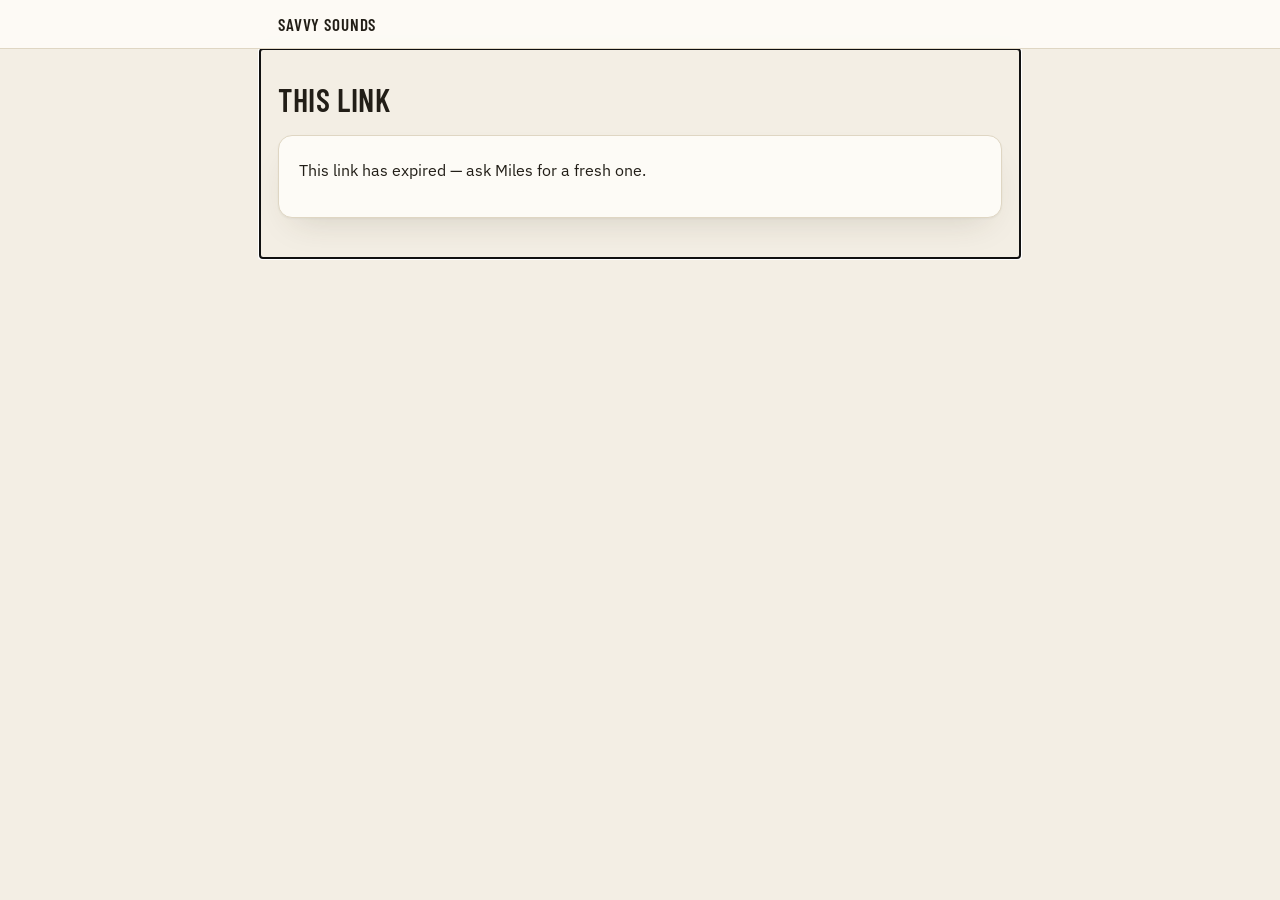
<file: corporate/client/index.html>
<!doctype html>
<html lang="en">
<head>
<meta charset="utf-8">
<meta name="viewport" content="width=device-width, initial-scale=1">
<meta name="robots" content="noindex, nofollow">
<title>Savvy Sounds — your event</title>
<link rel="preconnect" href="https://fonts.googleapis.com">
<link rel="preconnect" href="https://fonts.gstatic.com" crossorigin>
<link href="https://fonts.googleapis.com/css2?family=Barlow+Condensed:wght@500;600;700&family=IBM+Plex+Sans:wght@400;500;600&family=IBM+Plex+Mono:wght@400;500&display=swap" rel="stylesheet">
<link rel="stylesheet" href="client.css">
</head>
<body>
<header class="topbar">
  <div class="topbar-inner">
    <span class="brand">Savvy Sounds</span>
    <div class="meter" id="meter" role="progressbar" aria-label="How far through the form you are"
         aria-valuemin="0" aria-valuemax="6" aria-valuenow="0" hidden></div>
    <span class="step" id="step" hidden></span>
  </div>
</header>

<main class="wrap" id="main" tabindex="-1">
  <p class="muted" id="booting">Savvy Sounds is opening your event…</p>
  <noscript>
    <p class="note warn">This page needs a browser with scripts turned on.
      Miles can take your answers another way — his number is on your booking.</p>
  </noscript>
</main>

<div class="footbar" id="footbar" hidden>
  <div class="footbar-inner">
    <!-- The words on these three are written by client.js, from the state the
         page is really in; the bar itself is put away until there is one. -->
    <button type="button" class="btn plain" id="backbtn"></button>
    <p class="status" id="status" role="status" aria-live="polite"></p>
    <button type="button" class="editlink" id="retrybtn" hidden></button>
    <button type="button" class="btn go" id="nextbtn"></button>
  </div>
</div>

<script src="../home.js"></script>
<script src="client.js"></script>
</body>
</html>
</file>
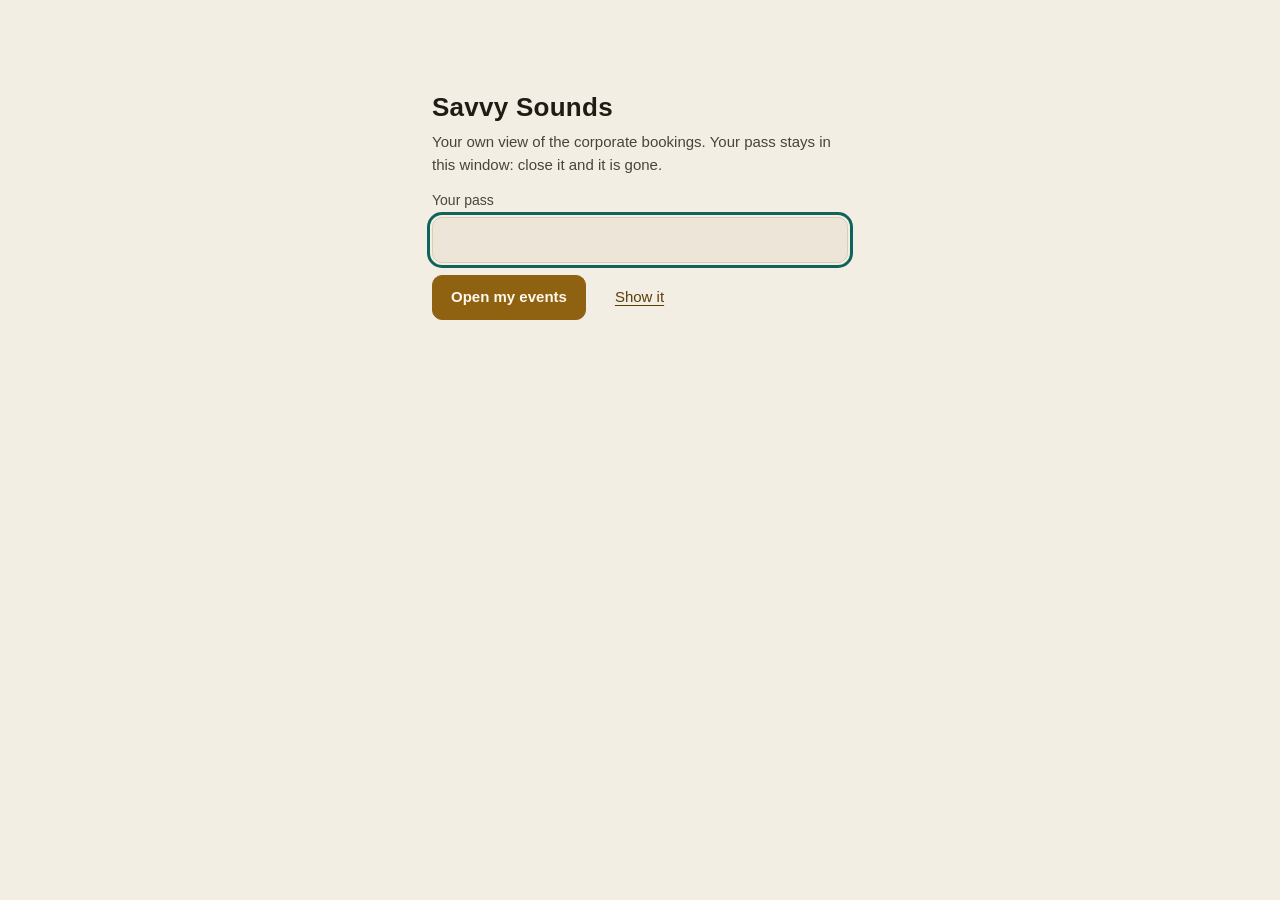
<file: corporate/dj/index.html>
<!doctype html>
<html lang="en">
<meta charset="utf-8">
<meta name="viewport" content="width=device-width, initial-scale=1">
<meta name="robots" content="noindex, nofollow">
<title>Savvy Sounds — corporate events</title>
<link rel="stylesheet" href="dj.css">
<a class="skip" href="#room">skip to the page</a>
<div id="say" role="status" aria-live="polite" tabindex="-1" class="say"></div>
<main id="room"></main>
<noscript>
  <p class="noscript">this page needs javascript turned on. everything on it is
  read live from the events, so there is nothing to show without it.</p>
</noscript>
<script src="../home.js"></script>
<script src="dj.js"></script>
</file>
<file: corporate/client/client.css>
/* The client's private page.  Same paper, ink and gold as the wedding form,
   one shade calmer: no record ornament, no paper grain, nothing spinning.
   Body ink is 14.3:1 on the paper and helper ink 7.8:1; the gold action
   carries cream at 5.1:1. */

:root{
  --surface-base:#F3EEE4; --surface-raised:#FDFBF6; --surface-sunken:#EDE6D8;
  --surface-line:#DFD6C3; --surface-line-strong:#C8BCA2;
  --ink-primary:#221E17; --ink-secondary:#4E483C; --ink-on-mark:#FFF9EE;
  --action-mark:#8E6210; --action-mark-deep:#654509;
  --action-signal:#157A70; --action-stop:#B94A30; --ink-stop:#7E2D1A;
  --wash-stop:rgba(185,74,48,.08); --wash-signal:rgba(21,122,112,.08);
  --lift-card:0 1px 2px rgba(60,50,30,.05),0 16px 36px -16px rgba(60,50,30,.18);
  --font-display:'Barlow Condensed','Oswald','Arial Narrow',sans-serif;
  --font-text:'IBM Plex Sans',-apple-system,BlinkMacSystemFont,'Segoe UI',sans-serif;
  --font-data:'IBM Plex Mono',ui-monospace,'SF Mono',Menlo,monospace;
  --radius-card:14px; --radius-well:10px; --radius-pill:999px;
  --ease-out:cubic-bezier(0.16,1,0.3,1);
}
*{box-sizing:border-box;}
body{
  margin:0; background:var(--surface-base); color:var(--ink-primary); color-scheme:light;
  font-family:var(--font-text); font-size:16px; line-height:1.55;
  -webkit-font-smoothing:antialiased; overflow-x:hidden;
}
h1,h2,h3{font-family:var(--font-display); font-weight:600; letter-spacing:.02em; margin:0;}
p{margin:0 0 12px;}
a{color:var(--action-mark); text-underline-offset:3px;}
.tnum{font-variant-numeric:tabular-nums;}
.visually-hidden{position:absolute; width:1px; height:1px; overflow:hidden; clip:rect(0 0 0 0); white-space:nowrap;}

button:focus-visible,input:focus-visible,textarea:focus-visible,select:focus-visible,a:focus-visible{
  outline:3px solid var(--action-signal); outline-offset:2px; border-radius:4px;
}

/* ---------- the bar at the top ---------- */
.topbar{position:sticky; top:0; z-index:40; background:rgba(253,251,246,.94);
  backdrop-filter:blur(10px); -webkit-backdrop-filter:blur(10px);
  border-bottom:1px solid var(--surface-line);}
.topbar-inner{max-width:760px; margin:0 auto; padding:11px 18px; display:flex; align-items:center; gap:14px;}
.brand{font-family:var(--font-display); font-weight:600; font-size:17px; letter-spacing:.05em;
  text-transform:uppercase; white-space:nowrap;}
/* A display rule beats the browser's own [hidden], so say it here once:
   a bar we have put away stays away. */
[hidden]{display:none !important;}
.meter{flex:1; display:flex; gap:3px; align-items:center; min-width:60px;}
.meter i{flex:1; height:6px; border-radius:2px; background:var(--surface-line-strong); display:block;
  transition:background .3s var(--ease-out);}
.meter i.lit{background:var(--action-mark);}
.step{font-family:var(--font-data); font-size:12px; color:var(--action-mark-deep); white-space:nowrap;}

/* ---------- page furniture ---------- */
/* The bottom bar is measured, not guessed: its words wrap to a second line on
   a phone and used to sit over the last question. */
.wrap{max-width:760px; margin:0 auto; padding:26px 18px; padding-bottom:calc(var(--footbar-h, 140px) + 24px);}
.viewhead{font-size:clamp(26px,5.5vw,32px); text-transform:uppercase; margin:0 0 10px;}
.hero h1{font-size:clamp(34px,7vw,56px); line-height:1.02; text-transform:uppercase; margin:0 0 16px;}
.hero p.lead{font-size:17px; max-width:56ch; margin:0 0 22px;}
.card{background:var(--surface-raised); border:1px solid var(--surface-line);
  border-radius:var(--radius-card); padding:22px 20px; margin:0 0 16px; box-shadow:var(--lift-card);}
.card h2{font-size:23px; text-transform:uppercase; margin:0 0 4px;}
.card h3{font-size:17px; margin:0 0 6px;}
.muted{color:var(--ink-secondary);}
.small{font-size:14px;}
.rowline{display:flex; flex-wrap:wrap; gap:10px 16px; align-items:baseline;}
dl.facts{margin:0; display:grid; grid-template-columns:auto 1fr; gap:6px 14px;}
dl.facts dt{color:var(--ink-secondary); font-size:14px;}
dl.facts dd{margin:0; font-weight:500;}

/* ---------- questions ---------- */
.q{padding:16px 0; border-top:1px solid var(--surface-line);}
.q:first-of-type{border-top:0; padding-top:4px;}
.q > label.qlabel, .q > .qlabel{display:block; font-weight:600; font-size:16px; margin:0 0 3px;}
.qhelp{color:var(--ink-secondary); font-size:14px; margin:0 0 10px;}
.req{color:var(--action-mark-deep); font-family:var(--font-data); font-size:12px;}
input[type=text],input[type=email],input[type=date],input[type=number],input[type=time],textarea,select{
  width:100%; font-family:var(--font-text); font-size:16px; color:var(--ink-primary);
  background:var(--surface-sunken); border:1px solid var(--surface-line-strong);
  border-radius:var(--radius-well); padding:12px 13px; min-height:46px;}
textarea{resize:vertical; min-height:84px; line-height:1.5;}
input:focus,textarea:focus,select:focus{border-color:var(--action-signal);}
input::placeholder,textarea::placeholder{color:var(--ink-secondary); opacity:1;}
/* A question answered "Not sure yet" keeps what was typed ON SCREEN, quietly:
   taking the words away looked like the page had thrown them out. */
.q.silent input,.q.silent textarea,.q.silent select,.q.silent .rows,
.q.silent .chips:not(.states),.q.silent .moment{opacity:.55; pointer-events:none;}
input:disabled,textarea:disabled,select:disabled{
  color:var(--ink-primary); -webkit-text-fill-color:var(--ink-primary); cursor:default;}

/* chips: options and the plain-words states */
.chips{display:flex; flex-wrap:wrap; gap:8px; margin:0 0 4px;}
.chip{cursor:pointer; font-family:var(--font-text); font-size:15px; min-height:44px;
  padding:9px 15px; border-radius:var(--radius-pill); background:var(--surface-sunken);
  border:1px solid var(--surface-line-strong); color:var(--ink-primary);}
.chip:hover{border-color:var(--action-signal);}
.chip[aria-pressed="true"]{background:var(--action-mark); border-color:var(--action-mark); color:var(--ink-on-mark);}
/* Every question offers these, so at rest they are a quiet line of words
   under the box, not another row of pills competing with the answer. */
.states{margin-top:6px; gap:2px;}
.states .chip{font-size:14px; min-height:44px; padding:8px 10px; background:none;
  border-color:transparent; color:var(--ink-secondary); text-decoration:underline;
  text-underline-offset:3px;}
.states .chip:hover{color:var(--ink-primary); background:var(--surface-sunken);}
.states .chip[aria-pressed="true"]{background:var(--action-signal); border-color:var(--action-signal);
  color:var(--ink-on-mark); text-decoration:none;}

/* song and link rows */
.rows{display:flex; flex-direction:column; gap:8px;}
.row{display:flex; gap:8px; align-items:center;}
.row input{flex:1;}
.row .drop{flex:0 0 auto; width:46px; min-height:46px; border-radius:var(--radius-well);
  background:var(--surface-raised); border:1px solid var(--surface-line-strong);
  color:var(--ink-primary); font-size:19px; cursor:pointer;}
.row .drop:hover{border-color:var(--action-stop); color:var(--action-stop);}
.addrow{align-self:flex-start; min-height:44px; padding:9px 15px; border-radius:var(--radius-pill);
  background:var(--surface-raised); border:1px dashed var(--surface-line-strong);
  color:var(--ink-primary); font-size:15px; cursor:pointer;}
.addrow:hover{border-color:var(--action-signal);}

/* the parts of the night */
.moment{border:1px solid var(--surface-line); border-radius:var(--radius-well);
  padding:10px 12px; margin:0 0 8px; background:var(--surface-raised);}
.moment .times{display:flex; flex-wrap:wrap; gap:10px; margin-top:10px;}
.moment .times label{font-size:13px; color:var(--ink-secondary); display:block;}
.moment .times div{flex:1 1 130px;}
.moment input[type=time]{font-family:var(--font-data);}

/* ---------- errors, notes ---------- */
.err{color:var(--ink-stop); font-size:14px; font-weight:500; margin:8px 0 0;}
.q.bad input,.q.bad textarea{border-color:var(--action-stop); background:var(--wash-stop);}
.note{background:var(--surface-sunken); border:1px solid var(--surface-line);
  border-radius:var(--radius-well); padding:12px 14px; margin:0 0 14px; font-size:15px;}
.note.warn{background:var(--wash-stop); border-color:var(--action-stop);}
.note.good{background:var(--wash-signal); border-color:var(--action-signal);}

/* ---------- buttons ---------- */
.btn{font-family:var(--font-text); font-size:16px; font-weight:600; min-height:48px;
  padding:12px 22px; border-radius:var(--radius-pill); cursor:pointer; border:1px solid transparent;}
.btn.go{background:var(--action-mark); color:var(--ink-on-mark); border-color:var(--action-mark);}
.btn.go:hover{background:var(--action-mark-deep);}
.btn.plain{background:var(--surface-raised); color:var(--ink-primary); border-color:var(--surface-line-strong);}
.btn.plain:hover{border-color:var(--action-signal);}
.btn[disabled]{opacity:.55; cursor:default;}
.btns{display:flex; flex-wrap:wrap; gap:10px;}

/* ---------- the bar at the bottom ---------- */
.footbar{position:fixed; left:0; right:0; bottom:0; z-index:41;
  background:rgba(253,251,246,.96); backdrop-filter:blur(10px); -webkit-backdrop-filter:blur(10px);
  border-top:1px solid var(--surface-line);}
.footbar-inner{max-width:760px; margin:0 auto; padding:10px 18px calc(10px + env(safe-area-inset-bottom));
  display:flex; flex-wrap:wrap; align-items:center; gap:10px;}
.footbar .status{flex:1 1 160px; font-size:14px; color:var(--ink-secondary); min-width:0;}
.footbar .status b{color:var(--ink-primary); font-weight:600;}
.footbar .status.trouble{color:var(--ink-stop);}
.footbar .btn{flex:0 0 auto;}
@media(max-width:430px){
  .footbar .status{order:-1; flex-basis:100%;}
  .footbar .btn{flex:1 1 0; padding:12px 12px;}
}

/* ---------- review and brief ---------- */
.ans{padding:10px 0; border-top:1px solid var(--surface-line);}
.ans:first-child{border-top:0;}
.ans .k{font-size:14px; color:var(--ink-secondary);}
.ans .v{font-weight:500; white-space:pre-wrap; overflow-wrap:anywhere;}
.ans .v.open{font-weight:400; color:var(--ink-secondary); font-style:italic;}
.editlink{background:none; border:0; padding:6px 0; min-height:44px; color:var(--action-mark);
  font:inherit; font-size:14px; cursor:pointer; text-decoration:underline;}
.editlink:hover{color:var(--ink-primary);}
.sechead{display:flex; justify-content:space-between; align-items:baseline; gap:12px;}
.conflict{border:1px solid var(--surface-line); border-radius:var(--radius-well);
  padding:12px 14px; margin:0 0 12px; background:var(--surface-raised);}
.sides{display:flex; flex-wrap:wrap; gap:10px; margin:8px 0;}
.side{flex:1 1 200px; background:var(--surface-sunken); border:1px solid var(--surface-line);
  border-radius:var(--radius-well); padding:10px 12px;}
.side .k{font-size:13px; color:var(--ink-secondary);}
.side .v{font-weight:600; overflow-wrap:anywhere; white-space:pre-line;}
pre.copy{background:var(--surface-sunken); border:1px solid var(--surface-line);
  border-radius:var(--radius-well); padding:12px; font-family:var(--font-data); font-size:13px;
  white-space:pre-wrap; overflow-wrap:anywhere; max-height:320px; overflow-y:auto;}

.view{animation:rise .45s var(--ease-out) both;}
@keyframes rise{from{opacity:0; transform:translateY(10px)} to{opacity:1; transform:none}}
@media(prefers-reduced-motion:reduce){
  *,*::before,*::after{animation-duration:.001ms !important; animation-iteration-count:1 !important;
    transition-duration:.001ms !important; scroll-behavior:auto !important;}
  .view{animation:none; opacity:1; transform:none;}
}
</file>
<file: corporate/dj/dj.css>
/* Miles's own view of the corporate events.

   The wedding form's paper and gold, built to be WORKED from rather than read:
   denser lines, bigger hit areas, every number in tabular figures so two rows
   of times line up.  No web font and no picture: this page gets opened in a
   venue on a phone with one bar of signal, so everything it needs is already
   on the Mac serving it.  One column at 390, two at a desk. */

:root {
  color-scheme: light;

  --paper:   #F3EEE4;
  --card:    #FDFBF6;
  --well:    #EDE6D8;
  --line:    #D8CDB7;
  --line-soft: #E4DCCB;

  --ink:     #201C15;   /* everything you read                */
  --ink-2:   #4A4436;   /* labels and seconds-long detail     */
  --gold:    #8E6210;   /* actions, as text                   */
  --gold-ink:#5C3E09;   /* actions, on a gold-tinted ground   */
  --go:      #10635B;   /* focus, and the settled state       */
  --stop:    #822D19;   /* needs you                          */
  --stop-wash: #F7E8E2;
  --gold-wash: #F6EEDC;
  --go-wash: #E3EFEC;

  --lift: 0 1px 2px rgba(60,50,30,.05), 0 14px 30px -18px rgba(60,50,30,.22);
  --r-card: 14px;
  --r-well: 10px;
  --r-pill: 999px;

  --text: -apple-system, BlinkMacSystemFont, "Segoe UI", Helvetica, Arial, sans-serif;
  --data: ui-monospace, "SF Mono", Menlo, Consolas, monospace;
}

* { box-sizing: border-box; }

body {
  margin: 0;
  background: var(--paper);
  color: var(--ink);
  /* Every size on this page is in rem, so a bigger default text size in his
     browser makes the whole screen bigger — the one accessibility setting a
     DJ reading a phone in a dark booth actually reaches for. */
  font: 1rem/1.5 var(--text);
  -webkit-font-smoothing: antialiased;
}

/* ---------------------------------------------------------------- skeleton */

.skip {
  position: absolute; left: -9999px; top: 0; z-index: 90;
  background: var(--card); color: var(--gold);
  padding: 14px 18px; border-radius: 0 0 var(--r-well) 0;
}
.skip:focus { left: 0; }

.say {
  position: sticky; top: 0; z-index: 50;
  background: var(--go-wash); color: var(--ink);
  border-bottom: 1px solid var(--line);
  padding: 12px 20px; font-size: 0.9375rem;
}
.say:empty { display: none; }
.say.bad { background: var(--stop-wash); }

main { max-width: 60rem; margin: 0 auto; padding: 20px 20px 96px; }
/* A line of prose stops before it gets too long to track back to at a desk;
   at 1440 the longest line here measured 122 characters. */
section.block > p, .row > p, .verbatim, dl.facts dd { max-width: 68ch; }

.noscript { max-width: 60rem; margin: 0 auto; padding: 20px; }

/* ------------------------------------------------------------------- type */

h1, h2, h3 { margin: 0; font-weight: 600; letter-spacing: .01em; }
h1 { font-size: 1.625rem; line-height: 1.2; }
h2 { font-size: 0.8125rem; text-transform: uppercase; letter-spacing: .09em; color: var(--ink-2); }
h3 { font-size: 1.1875rem; line-height: 1.3; }
p  { margin: 0; }

.num { font-variant-numeric: tabular-nums; }
.quiet { color: var(--ink-2); font-size: 0.875rem; }
.verbatim { white-space: pre-wrap; }

.masthead {
  display: flex; flex-wrap: wrap; align-items: baseline; gap: 6px 14px;
  padding-bottom: 14px; border-bottom: 1px solid var(--line);
  margin-bottom: 20px;
}
.masthead .brand {
  font-size: 1.0625rem; font-weight: 700; text-transform: uppercase; letter-spacing: .1em;
}
.masthead .what { color: var(--ink-2); font-size: 0.875rem; }
.masthead .spacer { flex: 1 1 auto; }

/* ----------------------------------------------------------------- blocks */

section.block {
  background: var(--card); border: 1px solid var(--line);
  border-radius: var(--r-card); box-shadow: var(--lift);
  padding: 18px 20px 20px; margin: 14px 0;
}
section.block > h2 { margin-bottom: 10px; }
section.block.needs { border-color: #C9A78E; }

.row {
  border-top: 1px solid var(--line-soft);
  padding: 14px 0 15px;
}
.row:first-of-type { border-top: 0; padding-top: 4px; }

.pair { display: flex; flex-wrap: wrap; gap: 4px 18px; align-items: baseline; }
.pair dt { color: var(--ink-2); font-size: 0.875rem; min-width: 9.5rem; }
.pair dd { margin: 0; }

dl.facts { margin: 0; display: grid; gap: 10px 20px; grid-template-columns: 1fr; }
dl.facts dt { color: var(--ink-2); font-size: 0.875rem; }
dl.facts dd { margin: 2px 0 0; }
@media (min-width: 40rem) {
  dl.facts { grid-template-columns: 14rem 1fr; align-items: baseline; }
  dl.facts dd { margin: 0; }
}

/* ------------------------------------------------------------------ pills */

.pills { display: flex; flex-wrap: wrap; gap: 8px; margin: 10px 0 0; }
.pill {
  display: inline-flex; align-items: center; gap: 6px;
  border-radius: var(--r-pill); padding: 5px 12px;
  font-size: 0.875rem; border: 1px solid var(--line);
  background: var(--well); color: var(--ink);
}
.pill b { font-variant-numeric: tabular-nums; }
.pill.needs { background: var(--stop-wash); border-color: #DFB9A9; color: var(--stop); }
.pill.new   { background: var(--gold-wash); border-color: #DCC79A; color: var(--gold-ink); }
.pill.none  { background: transparent; color: var(--ink-2); border-style: dashed; }
.pill.stage { background: var(--card); }

.tag {
  display: inline-block; font-size: 0.8125rem; font-weight: 600; letter-spacing: .02em;
  padding: 3px 10px; border-radius: var(--r-pill);
  border: 1px solid currentColor; margin-left: 8px; vertical-align: 2px;
}
.tag.new   { color: var(--gold-ink); background: var(--gold-wash); }
.tag.check { color: var(--stop); background: var(--stop-wash); }
.tag.mine  { color: var(--stop); background: var(--stop-wash); }

/* --------------------------------------------------------------- controls */

button, .button {
  font: inherit; font-size: 0.9375rem;
  min-height: max(44px, 2.75rem); padding: 10px 18px;
  border-radius: var(--r-well); border: 1px solid var(--line);
  background: var(--card); color: var(--gold);
  cursor: pointer;
}
button:hover, .button:hover { border-color: var(--gold); }
button.go {
  background: var(--gold); border-color: var(--gold); color: #FFF9EE;
  font-weight: 600;
}
button.go:hover { background: var(--gold-ink); border-color: var(--gold-ink); }
button.plain { background: transparent; color: var(--gold-ink); border-color: transparent; text-decoration: underline; text-underline-offset: 3px; }
button.plain:hover { border-color: var(--line); text-decoration: none; }
button[disabled] { opacity: .55; cursor: default; }

.doing { display: flex; flex-wrap: wrap; gap: 10px; margin-top: 12px; }

a { color: var(--gold); text-underline-offset: 3px; }

:focus-visible {
  outline: 3px solid var(--go);
  outline-offset: 2px;
  border-radius: 4px;
}

/* ------------------------------------------------------------------ forms */

label.fld { display: block; font-size: 0.875rem; color: var(--ink-2); margin: 14px 0 6px; }
label.fld .req { color: var(--gold); }
/* Every box he types in, named by what it is not rather than by a list of
   types — the list left the pass box unstyled and 150px wide. */
input:not([type=checkbox]):not([type=radio]), select, textarea {
  width: 100%; font: inherit; font-size: 1rem; min-height: max(44px, 2.75rem);
  color: var(--ink); background: var(--well);
  border: 1px solid var(--line); border-radius: var(--r-well);
  padding: 10px 12px;
}
textarea { min-height: 88px; resize: vertical; line-height: 1.45; }
input:focus, select:focus, textarea:focus { border-color: var(--go); }
.fields2 { display: grid; gap: 0 16px; grid-template-columns: 1fr; }
@media (min-width: 40rem) { .fields2 { grid-template-columns: 1fr 1fr; } }

.problem {
  background: var(--stop-wash); border: 1px solid #DFB9A9;
  border-radius: var(--r-well); padding: 12px 14px; margin: 14px 0 0;
  color: var(--stop);
}
.problem ul { margin: 6px 0 0; padding-left: 20px; }

/* ------------------------------------------------------------------- gate */

.gate { max-width: 26rem; margin: 8vh auto 0; }
.gate h1 { margin-bottom: 8px; }
.gate p { color: var(--ink-2); font-size: 0.9375rem; }

/* --------------------------------------------------------------- overview */

.event-open {
  display: block; width: 100%; text-align: left;
  background: transparent; border: 0; padding: 6px 0; min-height: max(44px, 2.75rem);
  font: inherit; color: var(--gold);
  text-decoration: underline; text-underline-offset: 4px; cursor: pointer;
}
.event-open:hover { color: var(--gold-ink); }

.next-action { margin-top: 10px; font-size: 0.9375rem; }

/* --------------------------------------------------------------- jump bar */

.jump {
  display: flex; flex-wrap: wrap; gap: 8px;
  margin: 14px 0 0; padding-top: 8px;
  border-top: 1px solid var(--line);
}
.jump button { padding: 10px 12px; }

/* ----------------------------------------------------------- running order */

.moment { display: grid; gap: 2px 16px; grid-template-columns: 1fr; }
@media (min-width: 34rem) {
  .moment { grid-template-columns: 9.5rem 1fr; }
}
.moment .when { font-variant-numeric: tabular-nums; font-weight: 600; }
.moment .when .len { display: block; font-weight: 400; font-size: 0.875rem; color: var(--ink-2); }
.moment .what h3 { font-size: 1.0625rem; }
.moment .what .where { color: var(--ink-2); font-size: 0.875rem; }

/* The cue and the name he says out loud are the two things on this page where
   being wrong cannot be taken back.  They are the loudest things on it. */
.cue {
  background: var(--well); border-left: 5px solid var(--ink);
  border-radius: 0 var(--r-well) var(--r-well) 0;
  padding: 12px 14px; margin: 12px 0 0;
}
.cue .label { font-size: 0.8125rem; text-transform: uppercase; letter-spacing: .08em; color: var(--ink-2); }
.cue .words { font-size: 1.25rem; line-height: 1.45; margin-top: 2px; }
.cue.say-it { border-left-color: var(--gold); background: var(--gold-wash); }
.cue.say-it .words { font-size: 1.375rem; font-weight: 600; }

/* --------------------------------------------------------------- proposal */

.two-values { display: grid; gap: 10px; grid-template-columns: 1fr; margin: 10px 0 0; }
@media (min-width: 34rem) { .two-values { grid-template-columns: 1fr 1fr; } }
.value-box {
  border: 1px solid var(--line); border-radius: var(--r-well);
  padding: 10px 12px; background: var(--well);
}
.value-box.asked { background: var(--gold-wash); border-color: #DCC79A; }
.value-box .label { font-size: 0.8125rem; color: var(--ink-2); display: block; }
.value-box .value { font-size: 1.25rem; font-variant-numeric: tabular-nums; }

/* ---------------------------------------------------------------- changes */

.change { display: grid; gap: 2px 16px; grid-template-columns: 1fr; }
@media (min-width: 34rem) { .change { grid-template-columns: 9.5rem 1fr; } }
.change .at { color: var(--ink-2); font-size: 0.875rem; font-variant-numeric: tabular-nums; }
.change .was { color: var(--ink-2); }
/* A grid child's own minimum width is its longest word, so one long answer
   would push the whole page sideways on a phone.  These three lines are why
   nothing here scrolls left and right. */
.change > *, .moment > * { min-width: 0; }
.change p, .moment p, .value-box .value, dl.facts dd { overflow-wrap: anywhere; }

/* ------------------------------------------------------------------ notes */

.private {
  background: var(--gold-wash); border: 1px solid #DCC79A;
}
.private .only-you { color: var(--gold-ink); font-size: 0.875rem; margin-bottom: 8px; }

/* ------------------------------------------------------------------ links */

.link-line { display: flex; flex-wrap: wrap; align-items: center; gap: 8px 12px; }
.link-line .who { min-width: 8rem; }
.link-line code {
  font-family: var(--data); font-size: 0.875rem; background: var(--well);
  border: 1px solid var(--line); border-radius: 6px; padding: 6px 8px;
  overflow-wrap: anywhere;
}

@media (prefers-reduced-motion: reduce) {
  * { animation: none !important; transition: none !important; scroll-behavior: auto !important; }
}
</file>
